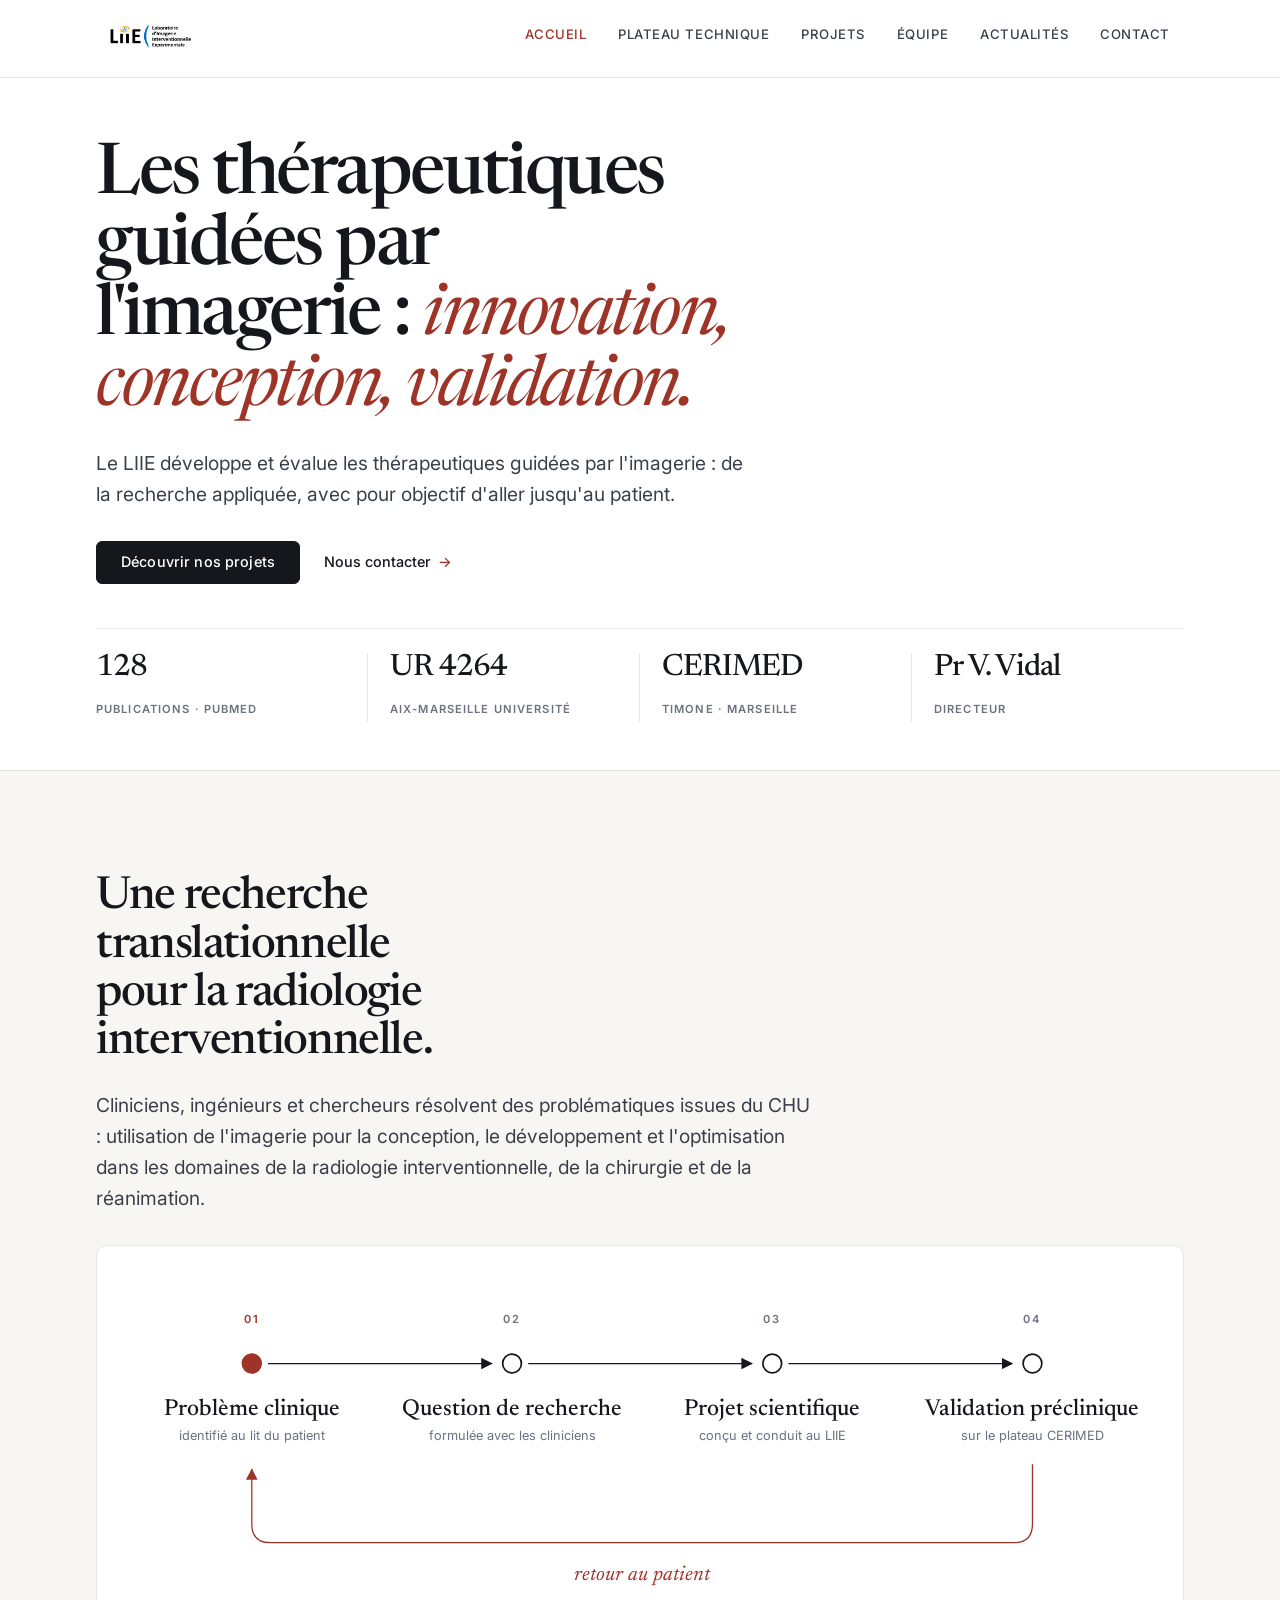
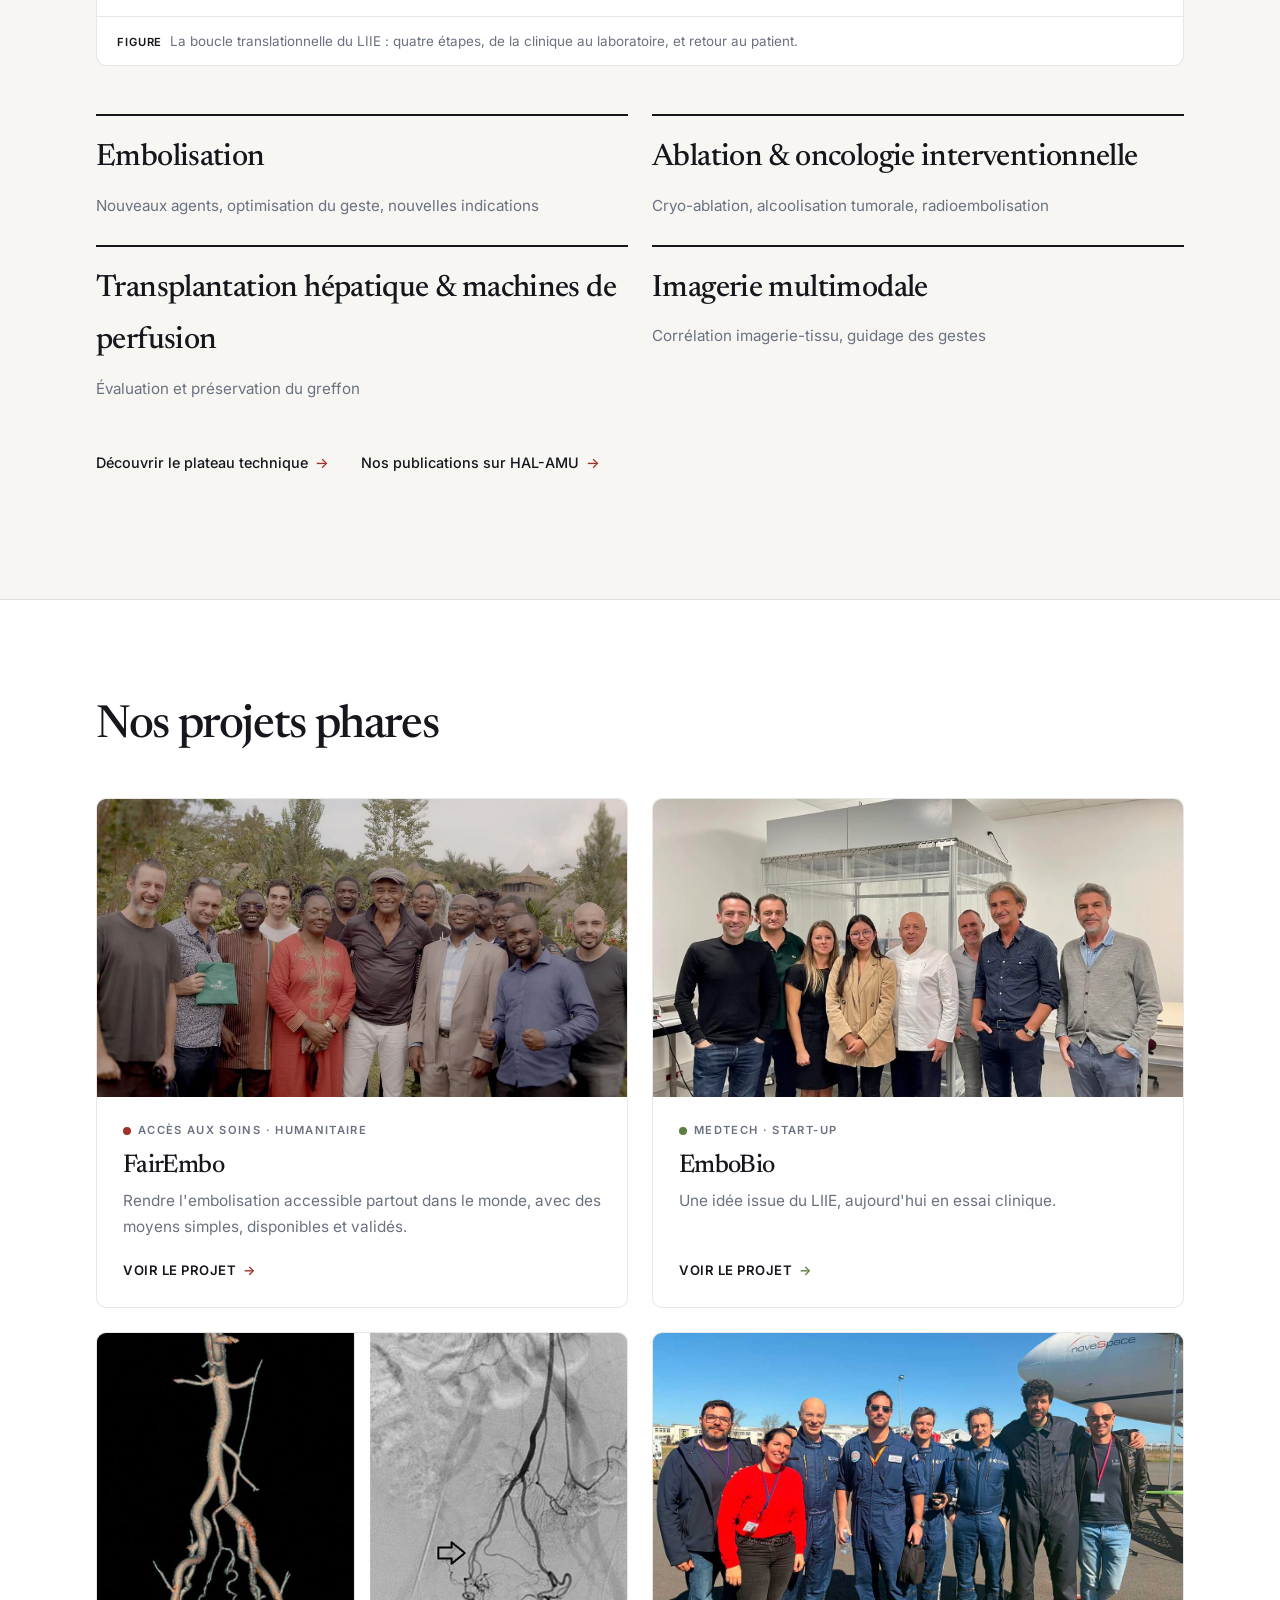
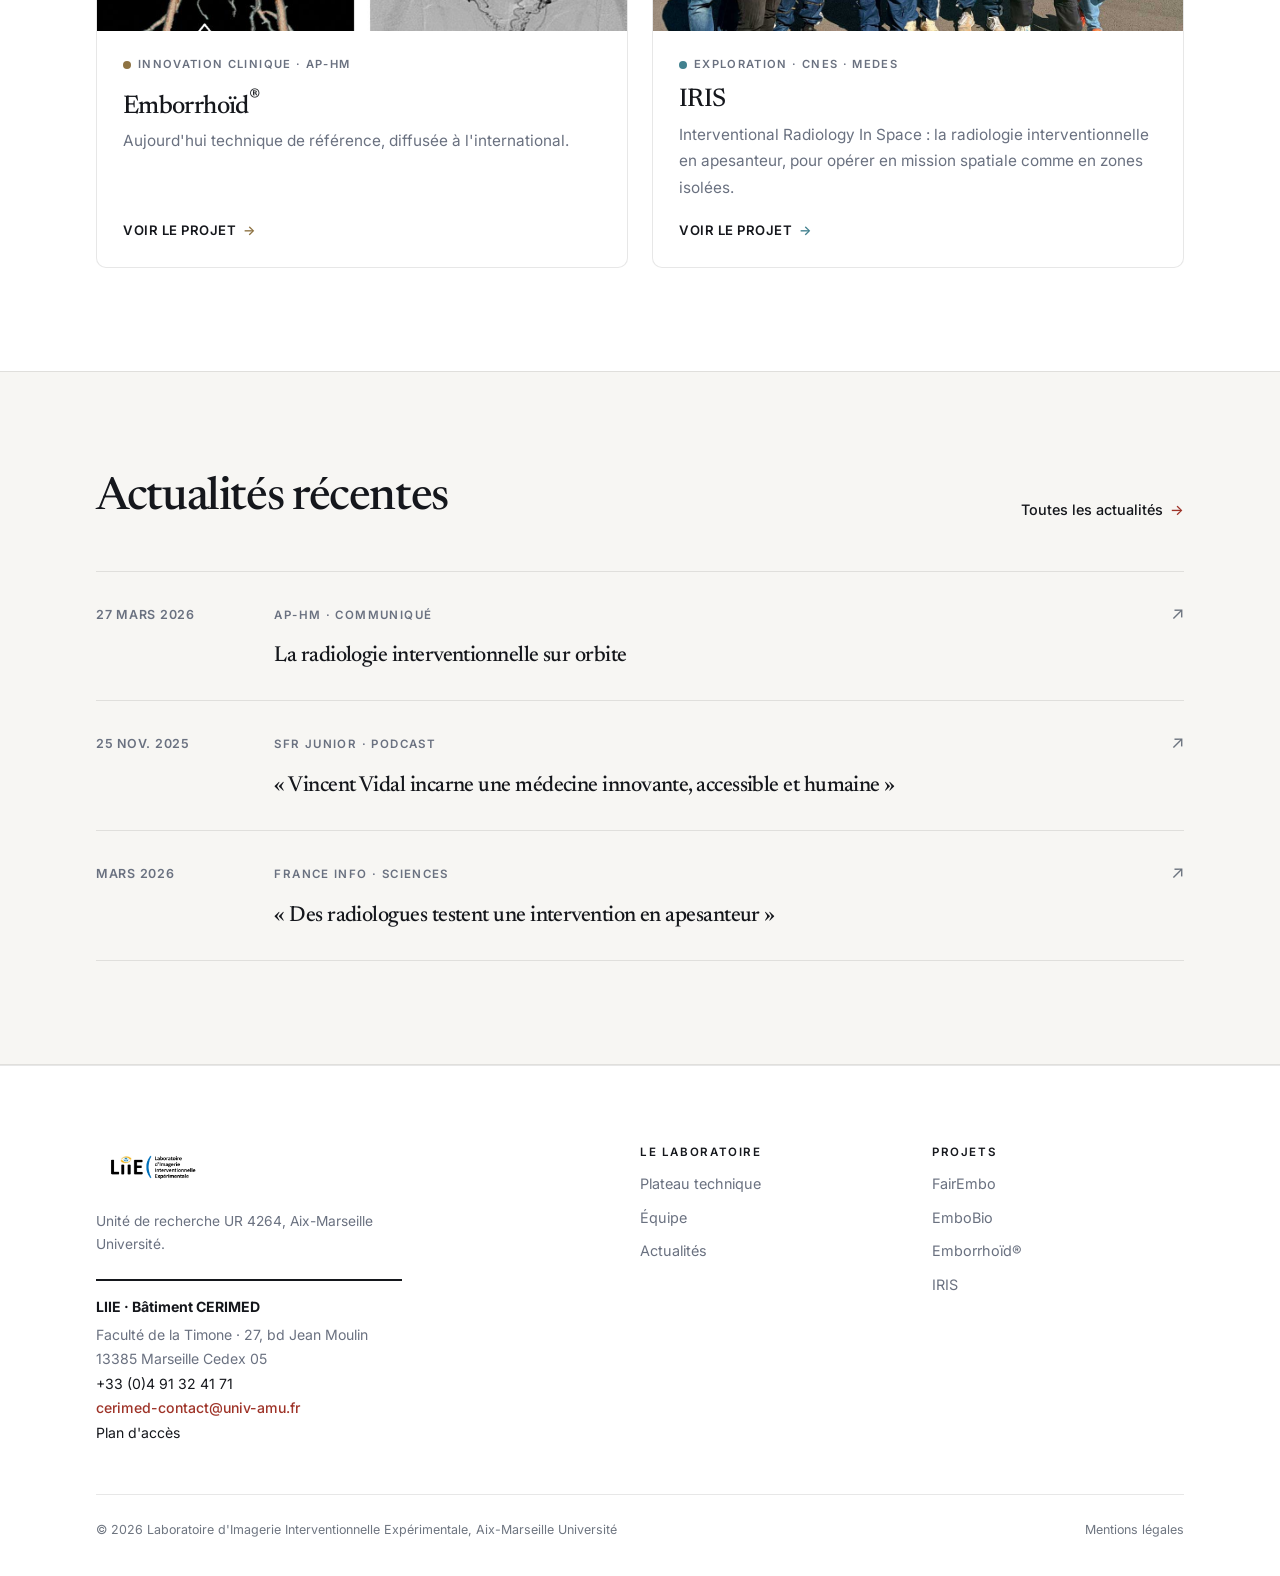
<file: index.html>
<!DOCTYPE html>
<html lang="fr">
<head>
<meta charset="UTF-8" />
<meta name="viewport" content="width=device-width, initial-scale=1.0" />
<title>LIIE — Laboratoire d'Imagerie Interventionnelle Expérimentale</title>
<meta name="description" content="Le LIIE est une unité de recherche d'Aix-Marseille Université (UR 4264) dédiée au développement et à l'évaluation de thérapeutiques guidées par l'imagerie, dont l'embolisation." />
<link rel="preconnect" href="https://fonts.googleapis.com">
<link rel="preconnect" href="https://fonts.gstatic.com" crossorigin>
<link href="https://fonts.googleapis.com/css2?family=Inter:wght@400;500;600&family=Newsreader:ital,opsz,wght@0,6..72,400;0,6..72,500;0,6..72,600;1,6..72,400;1,6..72,500&display=swap" rel="stylesheet">
<link rel="stylesheet" href="css/style.css" />
<link rel="icon" href="favicon-16.png" type="image/png" sizes="16x16">
<link rel="icon" href="favicon-32.png" type="image/png" sizes="32x32">
<link rel="icon" href="favicon-192.png" type="image/png" sizes="192x192">
<link rel="apple-touch-icon" href="apple-touch-icon.png">
<meta name="theme-color" content="#FFFFFF">
<meta property="og:type" content="website">
<meta property="og:site_name" content="LIIE — Laboratoire d'Imagerie Interventionnelle Expérimentale">
<meta property="og:title" content="LIIE — Laboratoire d'Imagerie Interventionnelle Expérimentale">
<meta property="og:description" content="Unité de recherche d'Aix-Marseille Université (UR 4264) dédiée aux thérapeutiques guidées par l'imagerie, dont l'embolisation.">
<meta property="og:locale" content="fr_FR">
<meta property="og:image" content="https://solald.github.io/site-liie/assets/images/logo-liie.png">
<link rel="canonical" href="https://solald.github.io/site-liie/">
<meta property="og:url" content="https://solald.github.io/site-liie/">
<meta name="referrer" content="strict-origin-when-cross-origin">
<script type="application/ld+json">
{
  "@context": "https://schema.org",
  "@type": "ResearchOrganization",
  "name": "LIIE — Laboratoire d'Imagerie Interventionnelle Expérimentale",
  "alternateName": "LIIE",
  "url": "https://solald.github.io/site-liie/",
  "logo": "https://solald.github.io/site-liie/assets/images/logo-liie.png",
  "description": "Unité de recherche d'Aix-Marseille Université (UR 4264) dédiée aux thérapeutiques guidées par l'imagerie, dont l'embolisation.",
  "parentOrganization": {
    "@type": "CollegeOrUniversity",
    "name": "Aix-Marseille Université"
  }
}
</script>
</head>
<body>

<a class="skip-link" href="#main">Aller au contenu principal</a>

<!-- HEADER -->
<header class="site-header">
  <nav class="nav" aria-label="Navigation principale">
    <a class="brand" href="index.html" aria-label="LIIE — Accueil">
      <img class="brand-logo" src="assets/images/logo-liie.png" alt="LIIE — Laboratoire d'Imagerie Interventionnelle Expérimentale" width="220" height="94">
    </a>
    <button class="nav-toggle" aria-label="Ouvrir le menu" aria-expanded="false">
      <svg viewBox="0 0 24 24" fill="none" stroke="currentColor" stroke-width="2" stroke-linecap="round">
        <line x1="3" y1="6" x2="21" y2="6"/><line x1="3" y1="12" x2="21" y2="12"/><line x1="3" y1="18" x2="21" y2="18"/>
      </svg>
    </button>
    <ul class="nav-links">
      <li><a href="index.html" class="active">Accueil</a></li>
      <li><a href="laboratoire.html">Plateau technique</a></li>
      <li><a href="projets.html">Projets</a></li>
      <li><a href="equipe.html">Équipe</a></li>
      <li><a href="actualites.html">Actualités</a></li>
      <li><a href="contact.html">Contact</a></li>
    </ul>
  </nav>
</header>

<main id="main">

<!-- HERO -->
<section class="hero">
  <div class="container">
    <h1>Les thérapeutiques guidées par l'imagerie : <em>innovation, conception, validation.</em></h1>
    <p class="lead">Le LIIE développe et évalue les thérapeutiques guidées par l'imagerie : de la recherche appliquée, avec pour objectif d'aller jusqu'au patient.</p>
    <div class="hero-actions">
      <a class="btn btn-primary" href="projets.html">Découvrir nos projets</a>
      <a class="arrow-link" href="contact.html">Nous contacter</a>
    </div>

    <div class="credentials">
      <div><b><a href="https://pubmed.ncbi.nlm.nih.gov/?term=%22Laboratoire+d%27Imagerie+Interventionnelle+Exp%C3%A9rimentale%22%5BAffiliation%5D+OR+%22Interventional+Imaging+Laboratory%22%5BAffiliation%5D" target="_blank" rel="noopener noreferrer">128</a></b><span>Publications · PubMed</span></div>
      <div><b>UR 4264</b><span>Aix-Marseille Université</span></div>
      <div><b>CERIMED</b><span>Timone · Marseille</span></div>
      <div><b>Pr V. Vidal</b><span>Directeur</span></div>
    </div>
  </div>
</section>

<!-- ÉDITORIAL -->
<section class="section section-alt editorial">
  <div class="container reveal">
    <h2>Une recherche translationnelle pour la radiologie interventionnelle.</h2>
    <p class="lead">Cliniciens, ingénieurs et chercheurs résolvent des problématiques issues du CHU : utilisation de l'imagerie pour la conception, le développement et l'optimisation dans les domaines de la radiologie interventionnelle, de la chirurgie et de la réanimation.</p>

    <figure class="figure-sci schema-loop">
        <svg viewBox="0 0 1240 400" role="img" aria-labelledby="schemaTitle schemaDesc">
          <title id="schemaTitle">Boucle translationnelle du LIIE</title>
          <desc id="schemaDesc">Quatre étapes en boucle : problème clinique identifié au lit du patient, question de recherche formulée avec les cliniciens, projet scientifique conduit au laboratoire, validation préclinique sur le plateau CERIMED, puis retour au patient.</desc>
          <defs>
            <marker id="sl-arrow" viewBox="0 0 10 10" refX="9" refY="5" markerWidth="9" markerHeight="9" orient="auto"><path d="M0 0 L10 5 L0 10 Z" style="fill:var(--ink)"/></marker>
            <marker id="sl-arrow-red" viewBox="0 0 10 10" refX="9" refY="5" markerWidth="9" markerHeight="9" orient="auto"><path d="M0 0 L10 5 L0 10 Z" style="fill:var(--red)"/></marker>
          </defs>
          <g text-anchor="middle" style="font-family:var(--sans);font-size:13px;font-weight:600;letter-spacing:.18em;fill:var(--mute)">
            <text x="165" y="64" style="fill:var(--red)">01</text><text x="470" y="64">02</text><text x="775" y="64">03</text><text x="1080" y="64">04</text>
          </g>
          <g style="stroke:var(--ink);stroke-width:1.5;fill:none">
            <line x1="184" y1="112" x2="446" y2="112" marker-end="url(#sl-arrow)"/>
            <line x1="489" y1="112" x2="751" y2="112" marker-end="url(#sl-arrow)"/>
            <line x1="794" y1="112" x2="1056" y2="112" marker-end="url(#sl-arrow)"/>
          </g>
          <g style="fill:var(--paper);stroke:var(--ink);stroke-width:2">
            <circle cx="165" cy="112" r="11" style="fill:var(--red);stroke:var(--red)"/>
            <circle cx="470" cy="112" r="11"/><circle cx="775" cy="112" r="11"/><circle cx="1080" cy="112" r="11"/>
          </g>
          <g text-anchor="middle" style="font-family:var(--serif);font-size:27px;font-weight:500;fill:var(--ink)">
            <text x="165" y="172">Problème clinique</text>
            <text x="470" y="172">Question de recherche</text>
            <text x="775" y="172">Projet scientifique</text>
            <text x="1080" y="172">Validation préclinique</text>
          </g>
          <g text-anchor="middle" style="font-family:var(--sans);font-size:15px;fill:var(--mute)">
            <text x="165" y="202">identifié au lit du patient</text>
            <text x="470" y="202">formulée avec les cliniciens</text>
            <text x="775" y="202">conçu et conduit au LIIE</text>
            <text x="1080" y="202">sur le plateau CERIMED</text>
          </g>
          <path d="M1080 230 V300 Q1080 322 1058 322 H187 Q165 322 165 300 V236" style="fill:none;stroke:var(--red);stroke-width:1.5" marker-end="url(#sl-arrow-red)"/>
          <text x="622" y="366" text-anchor="middle" style="font-family:var(--serif);font-style:italic;font-size:24px;fill:var(--red)">retour au patient</text>
        </svg>
        <figcaption><span class="fig-num">Figure</span>La boucle translationnelle du LIIE : quatre étapes, de la clinique au laboratoire, et retour au patient.</figcaption>
      </figure>

    <div class="facts">
      <div class="fact"><b>Embolisation</b><span>Nouveaux agents, optimisation du geste, nouvelles indications</span></div>
      <div class="fact"><b>Ablation &amp; oncologie interventionnelle</b><span>Cryo-ablation, alcoolisation tumorale, radioembolisation</span></div>
      <div class="fact"><b>Transplantation hépatique &amp; machines de perfusion</b><span>Évaluation et préservation du greffon</span></div>
      <div class="fact"><b>Imagerie multimodale</b><span>Corrélation imagerie-tissu, guidage des gestes</span></div>
    </div>
    <p style="margin-top:var(--sp-7);display:flex;gap:var(--sp-6);flex-wrap:wrap;"><a class="arrow-link" href="laboratoire.html">Découvrir le plateau technique</a><a class="arrow-link" href="https://amu.hal.science/" target="_blank" rel="noopener noreferrer">Nos publications sur HAL-AMU</a></p>
  </div>
</section>

<!-- PROJETS PHARES -->
<section class="section">
  <div class="container">
    <div class="section-head reveal">
      <h2>Nos projets phares</h2>
    </div>
    <div class="projects reveal">
      <a class="project-card tag-fairembo" href="projets/fairembo.html">
        <div class="thumb"><img src="assets/images/fairembo-noah-team.jpeg" alt="Mission FairEmbo — équipe médicale sur le terrain." loading="lazy" decoding="async"></div>
        <div class="body">
          <span class="project-tag">Accès aux soins · Humanitaire</span>
          <h3>FairEmbo</h3>
          <p>Rendre l'embolisation accessible partout dans le monde, avec des moyens simples, disponibles et validés.</p>
          <span class="more">Voir le projet</span>
        </div>
      </a>
      <a class="project-card tag-embobio" href="projets/embobio.html">
        <div class="thumb"><img src="assets/images/projet-embobio.jpg" alt="EmboBio — dispositif d'embolisation à base d'agar-agar." loading="lazy" decoding="async"></div>
        <div class="body">
          <span class="project-tag">MedTech · Start-up</span>
          <h3>EmboBio</h3>
          <p>Une idée issue du LIIE, aujourd'hui en essai clinique.</p>
          <span class="more">Voir le projet</span>
        </div>
      </a>
      <a class="project-card tag-emborrhoid" href="projets/emborrhoid.html">
        <div class="thumb"><img src="assets/images/projet-emborrhoid.jpg" alt="Emborrhoïd® — embolisation des artères rectales supérieures." loading="lazy" decoding="async"></div>
        <div class="body">
          <span class="project-tag">Innovation clinique · AP-HM</span>
          <h3>Emborrhoïd<sup>®</sup></h3>
          <p>Aujourd'hui technique de référence, diffusée à l'international.</p>
          <span class="more">Voir le projet</span>
        </div>
      </a>
      <a class="project-card tag-iris" href="projets/iris.html">
        <div class="thumb"><img src="assets/images/projet-iris.jpg" alt="IRIS — radiologie interventionnelle en apesanteur, vol parabolique Zéro-G." loading="lazy" decoding="async"></div>
        <div class="body">
          <span class="project-tag">Exploration · CNES · MEDES</span>
          <h3>IRIS</h3>
          <p>Interventional Radiology In Space : la radiologie interventionnelle en apesanteur, pour opérer en mission spatiale comme en zones isolées.</p>
          <span class="more">Voir le projet</span>
        </div>
      </a>
    </div>
  </div>
</section>

<!-- ACTUALITÉS -->
<section class="section section-alt">
  <div class="container">
    <div class="section-head reveal">
      <h2>Actualités récentes</h2>
      <a class="arrow-link" href="actualites.html">Toutes les actualités</a>
    </div>
    <div class="news reveal">
      <article class="news-item">
        <div class="news-date">27 mars 2026</div>
        <div class="news-main">
          <p class="kicker">AP-HM · Communiqué</p>
          <h3><a href="https://fr.ap-hm.fr/actuellement/la-radiologie-interventionnelle-sur-orbite" target="_blank" rel="noopener noreferrer">La radiologie interventionnelle sur orbite</a></h3>
        </div>
        <div class="news-arrow" aria-hidden="true">↗</div>
      </article>
      <article class="news-item">
        <div class="news-date">25 nov. 2025</div>
        <div class="news-main">
          <p class="kicker">SFR Junior · Podcast</p>
          <h3><a href="https://www.podcastics.com/podcast/episode/pr-vincent-vidal-incarne-une-medecine-innovante-accessible-et-humaine-391923/" target="_blank" rel="noopener noreferrer">« Vincent Vidal incarne une médecine innovante, accessible et humaine »</a></h3>
        </div>
        <div class="news-arrow" aria-hidden="true">↗</div>
      </article>
      <article class="news-item">
        <div class="news-date">Mars 2026</div>
        <div class="news-main">
          <p class="kicker">France Info · Sciences</p>
          <h3><a href="https://www.franceinfo.fr/sciences/espace/en-vue-d-operer-dans-l-espace-des-radiologues-testent-une-intervention-en-apesanteur_7875581.html" target="_blank" rel="noopener noreferrer">« Des radiologues testent une intervention en apesanteur »</a></h3>
        </div>
        <div class="news-arrow" aria-hidden="true">↗</div>
      </article>
    </div>
  </div>
</section>

</main>

<!-- FOOTER -->
<footer class="site-footer">
  <div class="container">
    <div class="footer-grid">
      <div>
        <img class="footer-logo" src="assets/images/logo-liie.png" alt="LIIE" width="220" height="94">
        <p>Unité de recherche UR 4264, Aix-Marseille Université.</p>
        <address class="footer-contact">
          <strong>LIIE · Bâtiment CERIMED</strong>
          Faculté de la Timone · 27, bd Jean Moulin<br>13385 Marseille Cedex 05<br>
          <a href="tel:+33491324171">+33 (0)4 91 32 41 71</a><br>
          <a class="em" href="mailto:cerimed-contact@univ-amu.fr">cerimed-contact@univ-amu.fr</a><br>
          <a href="https://www.google.com/maps/search/?api=1&amp;query=Facult%C3%A9+de+M%C3%A9decine+de+la+Timone%2C+27+boulevard+Jean+Moulin%2C+13385+Marseille" target="_blank" rel="noopener noreferrer">Plan d'accès</a>
        </address>
      </div>
      <div>
        <h4>Le laboratoire</h4>
        <ul>
          <li><a href="laboratoire.html">Plateau technique</a></li>
          <li><a href="equipe.html">Équipe</a></li>
          <li><a href="actualites.html">Actualités</a></li>
        </ul>
      </div>
      <div>
        <h4>Projets</h4>
        <ul>
          <li><a href="projets/fairembo.html">FairEmbo</a></li>
          <li><a href="projets/embobio.html">EmboBio</a></li>
          <li><a href="projets/emborrhoid.html">Emborrhoïd®</a></li>
          <li><a href="projets/iris.html">IRIS</a></li>
        </ul>
      </div>
    </div>
    <div class="footer-bottom">
      <span>© 2026 Laboratoire d'Imagerie Interventionnelle Expérimentale, Aix-Marseille Université</span>
      <span><a href="mentions-legales.html">Mentions légales</a></span>
    </div>
  </div>
</footer>

<script src="js/main.js"></script>
</body>
</html>
</file>
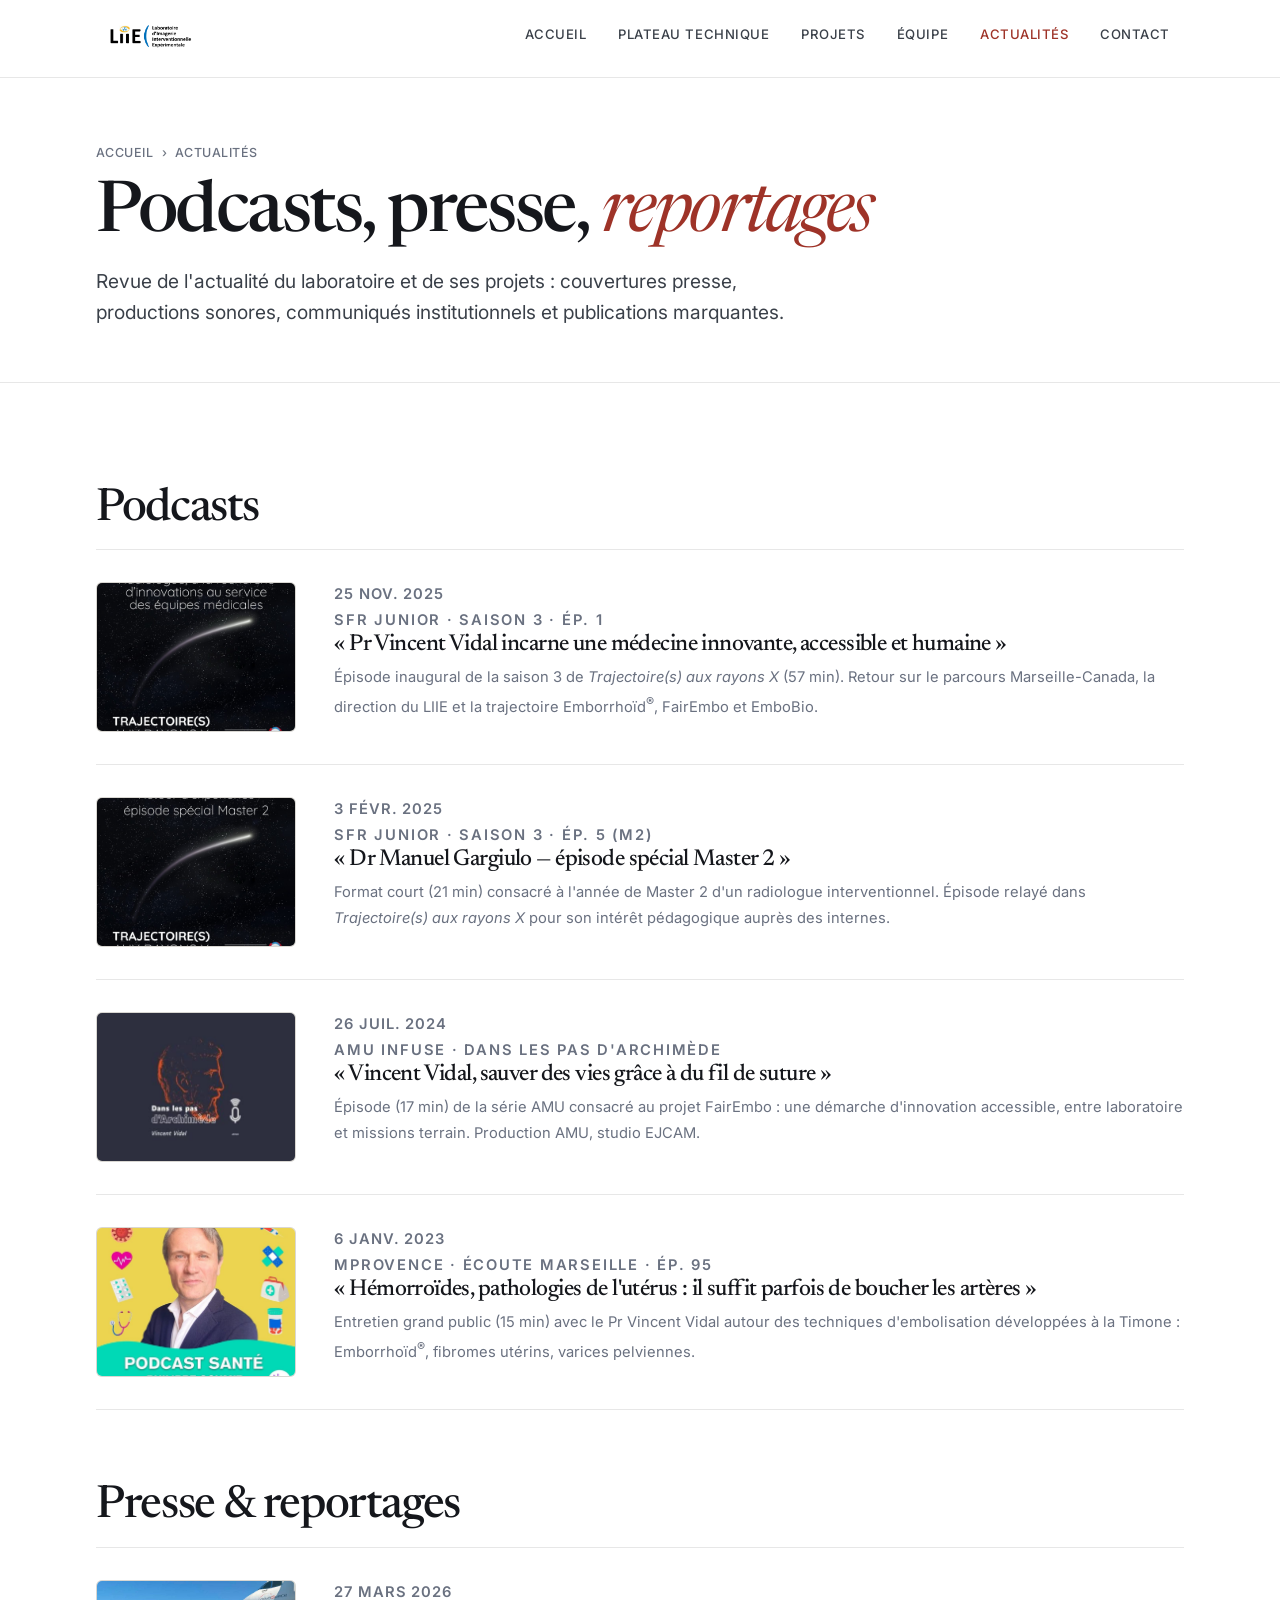
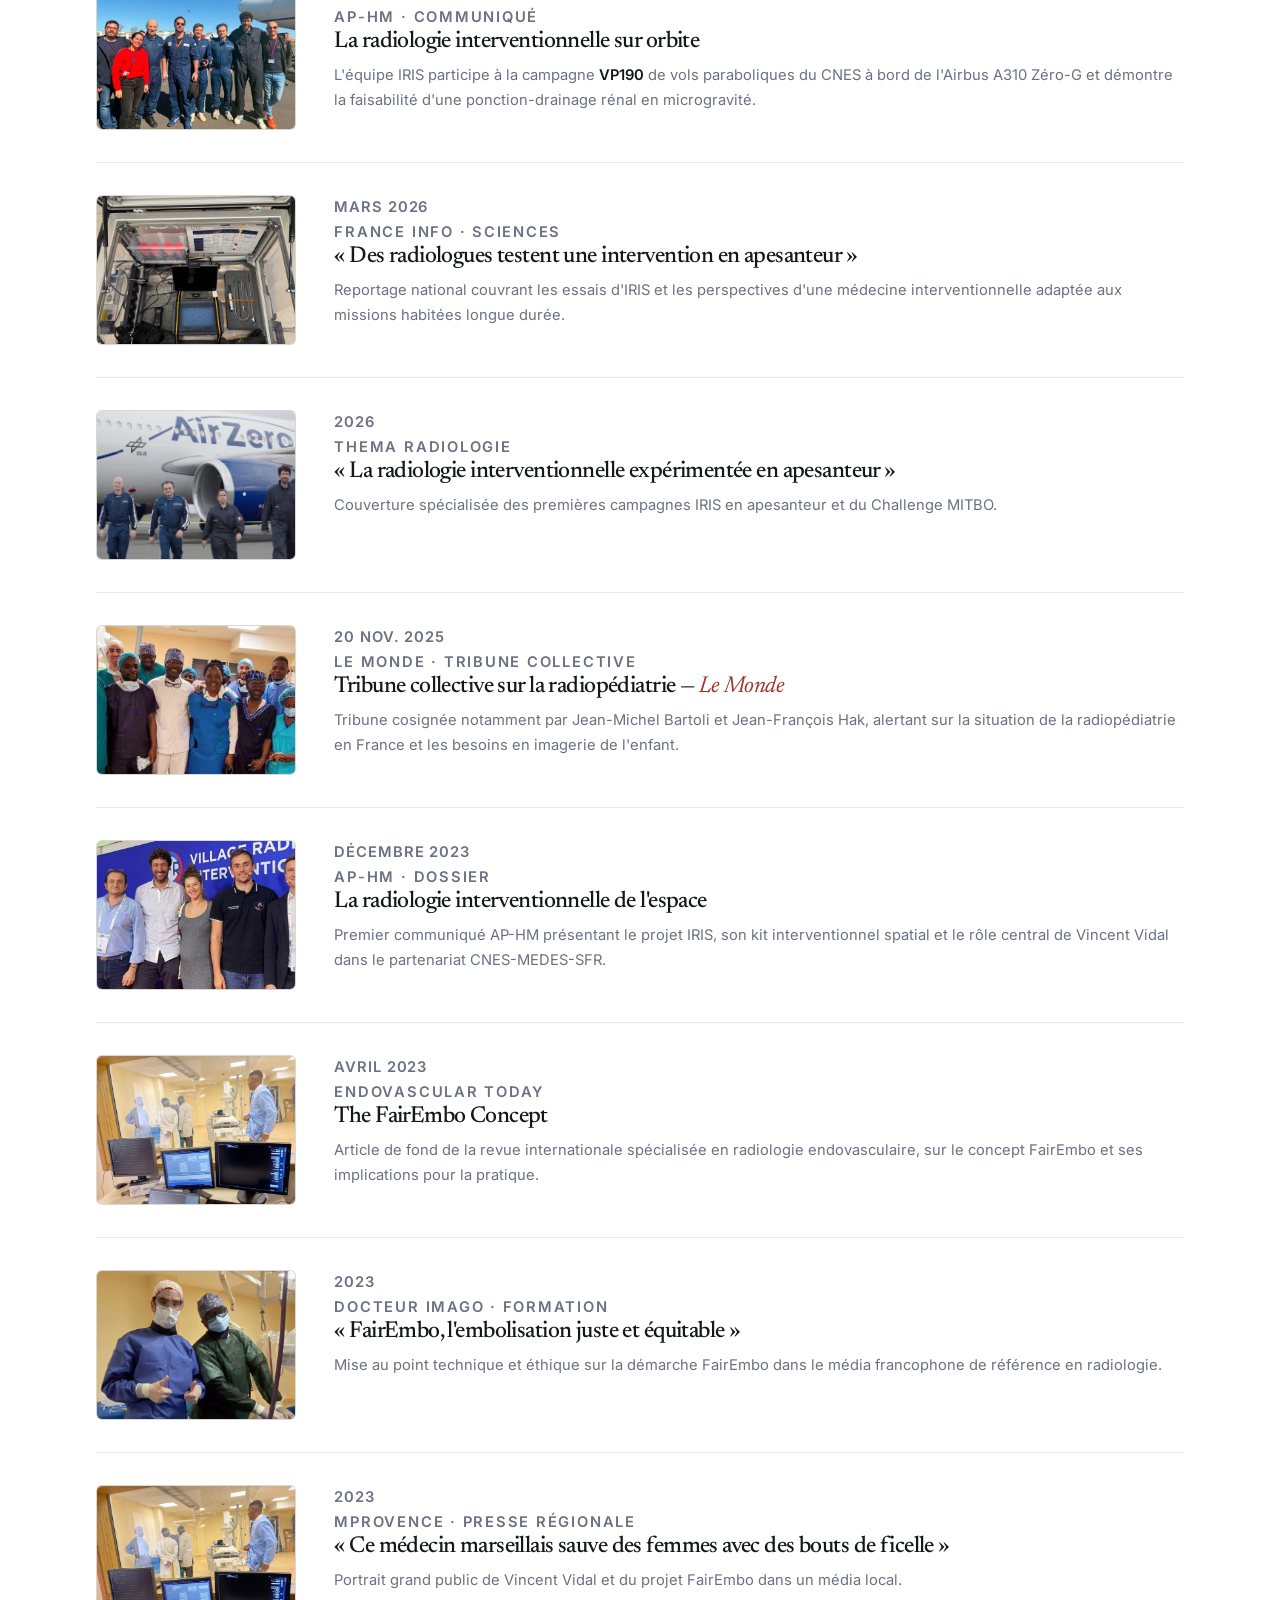
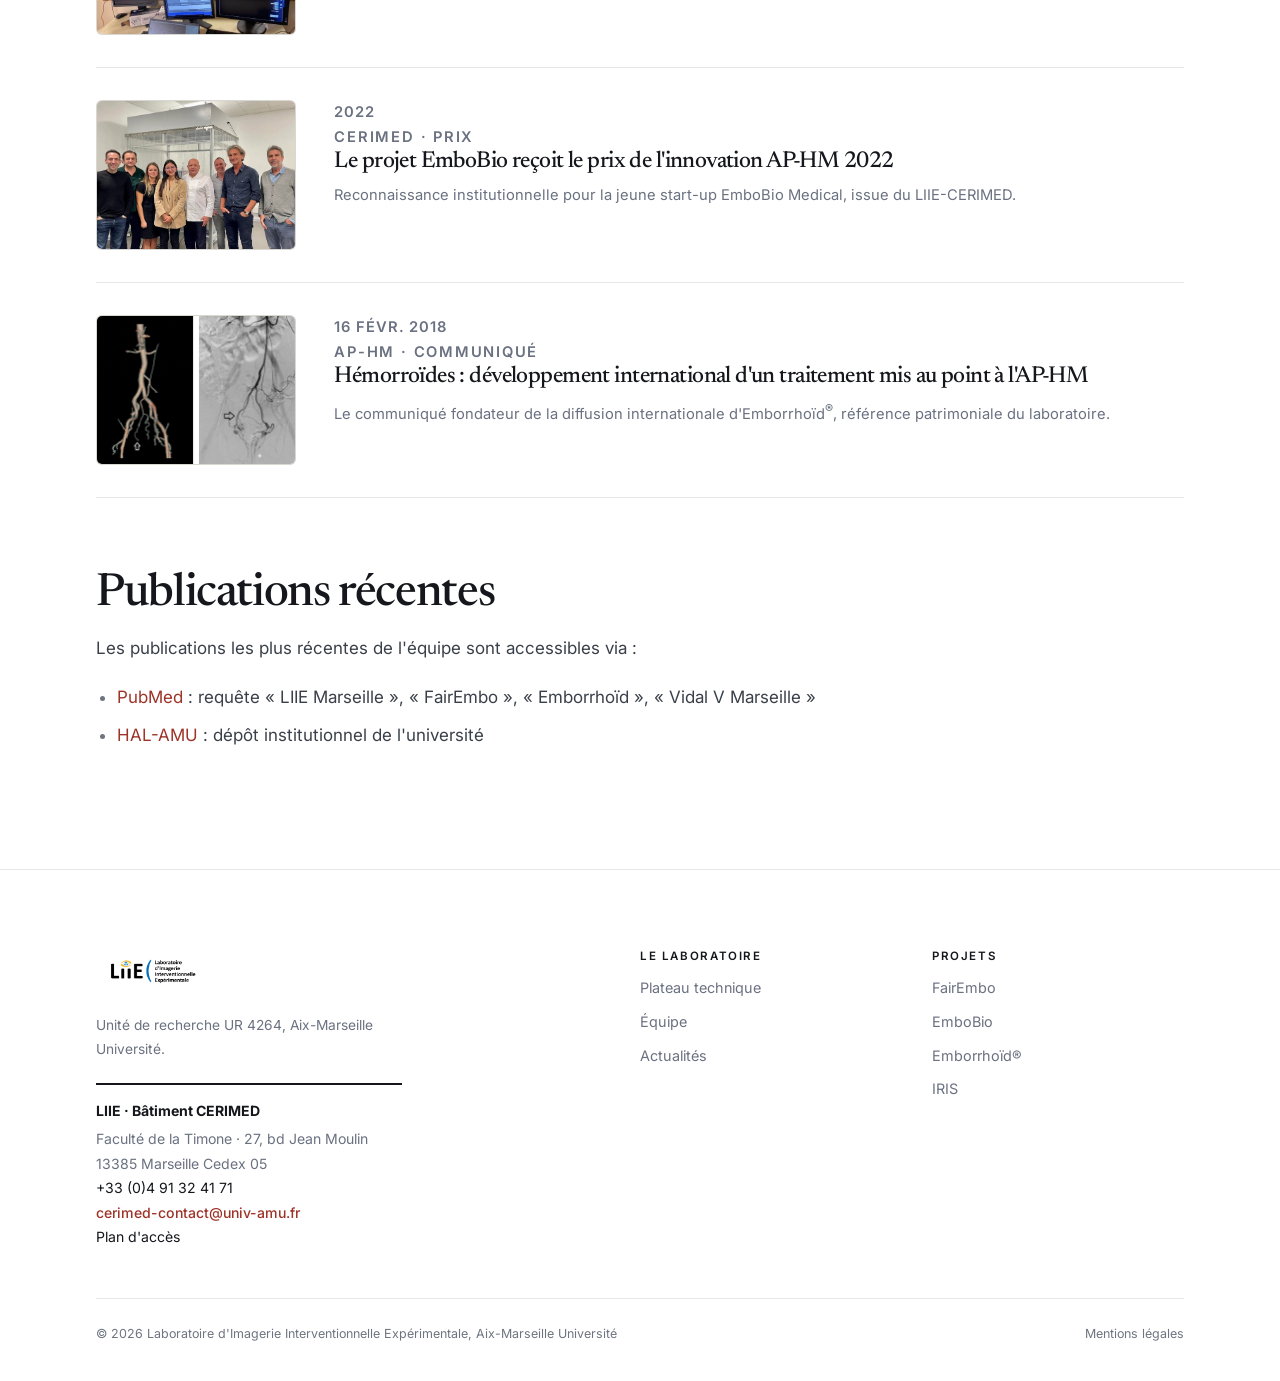
<file: actualites.html>
<!DOCTYPE html>
<html lang="fr">
<head>
<meta charset="UTF-8" />
<meta name="viewport" content="width=device-width, initial-scale=1.0" />
<title>Actualités — LIIE</title>
<meta name="description" content="Podcasts, presse, reportages et communiqués marquants autour du LIIE et de ses projets phares." />
<link rel="preconnect" href="https://fonts.googleapis.com">
<link rel="preconnect" href="https://fonts.gstatic.com" crossorigin>
<link href="https://fonts.googleapis.com/css2?family=Inter:wght@400;500;600&family=Newsreader:ital,opsz,wght@0,6..72,400;0,6..72,500;0,6..72,600;1,6..72,400;1,6..72,500&display=swap" rel="stylesheet">
<link rel="stylesheet" href="css/style.css" />
<link rel="icon" href="favicon-16.png" type="image/png" sizes="16x16">
<link rel="icon" href="favicon-32.png" type="image/png" sizes="32x32">
<link rel="icon" href="favicon-192.png" type="image/png" sizes="192x192">
<link rel="apple-touch-icon" href="apple-touch-icon.png">
<meta name="theme-color" content="#FFFFFF">
<meta property="og:type" content="website">
<meta property="og:title" content="Actualités — LIIE">
<meta property="og:description" content="Podcasts, presse, reportages et communiqués marquants autour du LIIE et de ses projets phares.">
<meta property="og:locale" content="fr_FR">
<meta property="og:image" content="https://solald.github.io/site-liie/assets/images/logo-liie.png">
<link rel="canonical" href="https://solald.github.io/site-liie/actualites.html">
<meta property="og:url" content="https://solald.github.io/site-liie/actualites.html">
<meta name="referrer" content="strict-origin-when-cross-origin">
</head>
<body>

<a class="skip-link" href="#main">Aller au contenu principal</a>

<!-- HEADER -->
<header class="site-header">
  <nav class="nav" aria-label="Navigation principale">
    <a class="brand" href="index.html" aria-label="LIIE — Accueil">
      <img class="brand-logo" src="assets/images/logo-liie.png" alt="LIIE — Laboratoire d'Imagerie Interventionnelle Expérimentale" width="220" height="94">
    </a>
    <button class="nav-toggle" aria-label="Ouvrir le menu" aria-expanded="false">
      <svg viewBox="0 0 24 24" fill="none" stroke="currentColor" stroke-width="2" stroke-linecap="round">
        <line x1="3" y1="6" x2="21" y2="6"/><line x1="3" y1="12" x2="21" y2="12"/><line x1="3" y1="18" x2="21" y2="18"/>
      </svg>
    </button>
    <ul class="nav-links">
      <li><a href="index.html">Accueil</a></li>
      <li><a href="laboratoire.html">Plateau technique</a></li>
      <li><a href="projets.html">Projets</a></li>
      <li><a href="equipe.html">Équipe</a></li>
      <li><a href="actualites.html" class="active">Actualités</a></li>
      <li><a href="contact.html">Contact</a></li>
    </ul>
  </nav>
</header>

<main id="main">
<section class="page-header">
  <div class="container">
    <nav class="breadcrumb" aria-label="Fil d'Ariane"><a href="index.html">Accueil</a><span>›</span>Actualités</nav>
    <h1>Podcasts, presse, <em>reportages</em></h1>
    <p class="lead">Revue de l'actualité du laboratoire et de ses projets : couvertures presse, productions sonores, communiqués institutionnels et publications marquantes.</p>
  </div>
</section>

<section class="section">
  <div class="container">

    <h2>Podcasts</h2>
    <div class="news-feed">

      <article class="news-feed-item">
        <div class="news-feed-thumb"><img src="assets/images/news-sfr-vidal.jpg" alt="Podcast « Trajectoire(s) aux rayons X » — épisode Pr Vincent Vidal."></div>
        <div class="news-feed-body">
          <p class="news-feed-date">25 nov. 2025</p>
          <p class="news-feed-kicker">SFR Junior · Saison 3 · Ép. 1</p>
          <h3><a href="https://www.podcastics.com/podcast/episode/pr-vincent-vidal-incarne-une-medecine-innovante-accessible-et-humaine-391923/" target="_blank" rel="noopener noreferrer">« Pr Vincent Vidal incarne une médecine innovante, accessible et humaine »</a></h3>
          <p>Épisode inaugural de la saison 3 de <em>Trajectoire(s) aux rayons X</em> (57 min). Retour sur le parcours Marseille-Canada, la direction du LIIE et la trajectoire Emborrhoïd<sup>®</sup>, FairEmbo et EmboBio.</p>
        </div>
      </article>

      <article class="news-feed-item">
        <div class="news-feed-thumb"><img src="assets/images/news-sfr-gargiulo.jpg" alt="Podcast « Trajectoire(s) aux rayons X » — épisode Dr Manuel Gargiulo."></div>
        <div class="news-feed-body">
          <p class="news-feed-date">3 févr. 2025</p>
          <p class="news-feed-kicker">SFR Junior · Saison 3 · Ép. 5 (M2)</p>
          <h3><a href="https://www.podcastics.com/podcast/episode/dr-manuel-gargiulo-episode-special-master-2-392643/" target="_blank" rel="noopener noreferrer">« Dr Manuel Gargiulo — épisode spécial Master 2 »</a></h3>
          <p>Format court (21 min) consacré à l'année de Master 2 d'un radiologue interventionnel. Épisode relayé dans <em>Trajectoire(s) aux rayons X</em> pour son intérêt pédagogique auprès des internes.</p>
        </div>
      </article>

      <article class="news-feed-item">
        <div class="news-feed-thumb"><img src="assets/images/news-archimede-vidal.jpg" alt="Podcast « Dans les pas d'Archimède » — épisode Vincent Vidal."></div>
        <div class="news-feed-body">
          <p class="news-feed-date">26 juil. 2024</p>
          <p class="news-feed-kicker">AMU Infuse · Dans les pas d'Archimède</p>
          <h3><a href="https://infuse.univ-amu.fr/fr/decouvertes/darchimede-vincent-vidal" target="_blank" rel="noopener noreferrer">« Vincent Vidal, sauver des vies grâce à du fil de suture »</a></h3>
          <p>Épisode (17 min) de la série AMU consacré au projet FairEmbo : une démarche d'innovation accessible, entre laboratoire et missions terrain. Production AMU, studio EJCAM.</p>
        </div>
      </article>

      <article class="news-feed-item">
        <div class="news-feed-thumb"><img src="assets/images/news-mprovence-voix.jpg" alt="Podcast « La Voix de MProvence » — épisode sur les embolisations avec le Pr Vincent Vidal."></div>
        <div class="news-feed-body">
          <p class="news-feed-date">6 janv. 2023</p>
          <p class="news-feed-kicker">MProvence · Écoute Marseille · Ép. 95</p>
          <h3><a href="https://www.podcastics.com/podcast/episode/hemorroides-pathologies-de-luterus-il-suffit-parfois-de-boucher-les-arteres-218036/" target="_blank" rel="noopener noreferrer">« Hémorroïdes, pathologies de l'utérus : il suffit parfois de boucher les artères »</a></h3>
          <p>Entretien grand public (15 min) avec le Pr Vincent Vidal autour des techniques d'embolisation développées à la Timone : Emborrhoïd<sup>®</sup>, fibromes utérins, varices pelviennes.</p>
        </div>
      </article>

    </div>

    <h2 style="margin-top: var(--sp-8);">Presse &amp; reportages</h2>
    <div class="news-feed">

      <article class="news-feed-item">
        <div class="news-feed-thumb"><img src="assets/images/news-iris-orbite.jpg" alt="Équipe IRIS en vol parabolique A310 Zéro-G."></div>
        <div class="news-feed-body">
          <p class="news-feed-date">27 mars 2026</p>
          <p class="news-feed-kicker">AP-HM · Communiqué</p>
          <h3><a href="https://fr.ap-hm.fr/actuellement/la-radiologie-interventionnelle-sur-orbite" target="_blank" rel="noopener noreferrer">La radiologie interventionnelle sur orbite</a></h3>
          <p>L'équipe IRIS participe à la campagne <strong>VP190</strong> de vols paraboliques du CNES à bord de l'Airbus A310 Zéro-G et démontre la faisabilité d'une ponction-drainage rénal en microgravité.</p>
        </div>
      </article>

      <article class="news-feed-item">
        <div class="news-feed-thumb"><img src="assets/images/news-iris-parabolique.jpg" alt="IRIS — intervention testée en apesanteur lors d'un vol parabolique Zéro-G."></div>
        <div class="news-feed-body">
          <p class="news-feed-date">Mars 2026</p>
          <p class="news-feed-kicker">France Info · Sciences</p>
          <h3><a href="https://www.franceinfo.fr/sciences/espace/en-vue-d-operer-dans-l-espace-des-radiologues-testent-une-intervention-en-apesanteur_7875581.html" target="_blank" rel="noopener noreferrer">« Des radiologues testent une intervention en apesanteur »</a></h3>
          <p>Reportage national couvrant les essais d'IRIS et les perspectives d'une médecine interventionnelle adaptée aux missions habitées longue durée.</p>
        </div>
      </article>

      <article class="news-feed-item">
        <div class="news-feed-thumb"><img src="assets/images/news-thema-iris.jpg" alt="Thema Radiologie — dossier IRIS sur la radiologie interventionnelle en apesanteur."></div>
        <div class="news-feed-body">
          <p class="news-feed-date">2026</p>
          <p class="news-feed-kicker">Thema Radiologie</p>
          <h3><a href="https://www.thema-radiologie.fr/actualites/4407/la-radiologie-interventionnelle-experimentee-en-apesenteur.html" target="_blank" rel="noopener noreferrer">« La radiologie interventionnelle expérimentée en apesanteur »</a></h3>
          <p>Couverture spécialisée des premières campagnes IRIS en apesanteur et du Challenge MITBO.</p>
        </div>
      </article>

      <article class="news-feed-item">
        <div class="news-feed-thumb"><img src="assets/images/news-mprovence-vidal.jpg" alt="Portrait du Pr Vincent Vidal et de son équipe — illustration générique presse."></div>
        <div class="news-feed-body">
          <p class="news-feed-date">20 nov. 2025</p>
          <p class="news-feed-kicker">Le Monde · Tribune collective</p>
          <h3><a href="https://sfip-radiopediatrie.org/2025/11/20/tribune-collective-signataires/" target="_blank" rel="noopener noreferrer">Tribune collective sur la radiopédiatrie — <em>Le Monde</em></a></h3>
          <p>Tribune cosignée notamment par Jean-Michel Bartoli et Jean-François Hak, alertant sur la situation de la radiopédiatrie en France et les besoins en imagerie de l'enfant.</p>
        </div>
      </article>

      <article class="news-feed-item">
        <div class="news-feed-thumb"><img src="assets/images/news-aphm-iris-2023.jpg" alt="AP-HM — dossier sur la radiologie interventionnelle de l'espace (projet IRIS)."></div>
        <div class="news-feed-body">
          <p class="news-feed-date">Décembre 2023</p>
          <p class="news-feed-kicker">AP-HM · Dossier</p>
          <h3><a href="https://fr.ap-hm.fr/actu/la-radiologie-interventionnelle-de-l-espace" target="_blank" rel="noopener noreferrer">La radiologie interventionnelle de l'espace</a></h3>
          <p>Premier communiqué AP-HM présentant le projet IRIS, son kit interventionnel spatial et le rôle central de Vincent Vidal dans le partenariat CNES-MEDES-SFR.</p>
        </div>
      </article>

      <article class="news-feed-item">
        <div class="news-feed-thumb"><img src="assets/images/news-fairembo-evtoday.jpg" alt="Équipe FairEmbo en mission — illustration programme FairEmbo (source : fairembo.fr)."></div>
        <div class="news-feed-body">
          <p class="news-feed-date">Avril 2023</p>
          <p class="news-feed-kicker">Endovascular Today</p>
          <h3><a href="https://evtoday.com/articles/2023-apr/the-fairembo-concept" target="_blank" rel="noopener noreferrer">The FairEmbo Concept</a></h3>
          <p>Article de fond de la revue internationale spécialisée en radiologie endovasculaire, sur le concept FairEmbo et ses implications pour la pratique.</p>
        </div>
      </article>

      <article class="news-feed-item">
        <div class="news-feed-thumb"><img src="assets/images/news-fairembo-docteurimago.jpg" alt="Illustration programme FairEmbo — embolisation équitable (source : fairembo.fr)."></div>
        <div class="news-feed-body">
          <p class="news-feed-date">2023</p>
          <p class="news-feed-kicker">Docteur Imago · Formation</p>
          <h3><a href="https://docteurimago.fr/formation/mise-au-point/fairembo-lembolisation-juste-et-equitable/" target="_blank" rel="noopener noreferrer">« FairEmbo, l'embolisation juste et équitable »</a></h3>
          <p>Mise au point technique et éthique sur la démarche FairEmbo dans le média francophone de référence en radiologie.</p>
        </div>
      </article>

      <article class="news-feed-item">
        <div class="news-feed-thumb"><img src="assets/images/news-fairembo-mission.jpg" alt="Mission terrain FairEmbo — formation sur place (source : fairembo.fr)."></div>
        <div class="news-feed-body">
          <p class="news-feed-date">2023</p>
          <p class="news-feed-kicker">MProvence · Presse régionale</p>
          <h3><a href="https://mprovence.com/ce-medecin-marseillais-sauve-des-femmes-avec-des-bouts-de-ficelle/" target="_blank" rel="noopener noreferrer">« Ce médecin marseillais sauve des femmes avec des bouts de ficelle »</a></h3>
          <p>Portrait grand public de Vincent Vidal et du projet FairEmbo dans un média local.</p>
        </div>
      </article>

      <article class="news-feed-item">
        <div class="news-feed-thumb"><img src="assets/images/projet-embobio.jpg" alt="EmboBio Medical — dispositif d'embolisation à base d'agar-agar."></div>
        <div class="news-feed-body">
          <p class="news-feed-date">2022</p>
          <p class="news-feed-kicker">CERIMED · Prix</p>
          <h3><a href="https://www.cerimed-web.eu/le-projet-embobio-developpe-au-cerimed-recu-le-prix-de-linnovation-ap-hm-2022/?lang=en" target="_blank" rel="noopener noreferrer">Le projet EmboBio reçoit le prix de l'innovation AP-HM 2022</a></h3>
          <p>Reconnaissance institutionnelle pour la jeune start-up EmboBio Medical, issue du LIIE-CERIMED.</p>
        </div>
      </article>

      <article class="news-feed-item">
        <div class="news-feed-thumb"><img src="assets/images/projet-emborrhoid.jpg" alt="Angiographie Emborrhoïd® — cathétérisme des artères rectales supérieures (Tradi et al., 2022)."></div>
        <div class="news-feed-body">
          <p class="news-feed-date">16 févr. 2018</p>
          <p class="news-feed-kicker">AP-HM · Communiqué</p>
          <h3><a href="https://fr.ap-hm.fr/actu/hemorroides-developpement-international-d-un-traitement-mis-au-point-a-l-ap-hm" target="_blank" rel="noopener noreferrer">Hémorroïdes : développement international d'un traitement mis au point à l'AP-HM</a></h3>
          <p>Le communiqué fondateur de la diffusion internationale d'Emborrhoïd<sup>®</sup>, référence patrimoniale du laboratoire.</p>
        </div>
      </article>

    </div>

    <h2 style="margin-top: var(--sp-8);">Publications récentes</h2>
    <p>Les publications les plus récentes de l'équipe sont accessibles via :</p>
    <ul>
      <li><a href="https://pubmed.ncbi.nlm.nih.gov/" target="_blank" rel="noopener noreferrer">PubMed</a> : requête « LIIE Marseille », « FairEmbo », « Emborrhoïd », « Vidal V Marseille »</li>
      <li><a href="https://amu.hal.science/" target="_blank" rel="noopener noreferrer">HAL-AMU</a> : dépôt institutionnel de l'université</li>
    </ul>

  </div>
</section>

</main>

<!-- FOOTER -->
<footer class="site-footer">
  <div class="container">
    <div class="footer-grid">
      <div>
        <img class="footer-logo" src="assets/images/logo-liie.png" alt="LIIE" width="220" height="94">
        <p>Unité de recherche UR 4264, Aix-Marseille Université.</p>
        <address class="footer-contact">
          <strong>LIIE · Bâtiment CERIMED</strong>
          Faculté de la Timone · 27, bd Jean Moulin<br>13385 Marseille Cedex 05<br>
          <a href="tel:+33491324171">+33 (0)4 91 32 41 71</a><br>
          <a class="em" href="mailto:cerimed-contact@univ-amu.fr">cerimed-contact@univ-amu.fr</a><br>
          <a href="https://www.google.com/maps/search/?api=1&amp;query=Facult%C3%A9+de+M%C3%A9decine+de+la+Timone%2C+27+boulevard+Jean+Moulin%2C+13385+Marseille" target="_blank" rel="noopener noreferrer">Plan d'accès</a>
        </address>
      </div>
      <div>
        <h4>Le laboratoire</h4>
        <ul>
          <li><a href="laboratoire.html">Plateau technique</a></li>
          <li><a href="equipe.html">Équipe</a></li>
          <li><a href="actualites.html">Actualités</a></li>
        </ul>
      </div>
      <div>
        <h4>Projets</h4>
        <ul>
          <li><a href="projets/fairembo.html">FairEmbo</a></li>
          <li><a href="projets/embobio.html">EmboBio</a></li>
          <li><a href="projets/emborrhoid.html">Emborrhoïd®</a></li>
          <li><a href="projets/iris.html">IRIS</a></li>
        </ul>
      </div>
    </div>
    <div class="footer-bottom">
      <span>© 2026 Laboratoire d'Imagerie Interventionnelle Expérimentale, Aix-Marseille Université</span>
      <span><a href="mentions-legales.html">Mentions légales</a></span>
    </div>
  </div>
</footer>

<script src="js/main.js"></script>
</body>
</html>
</file>
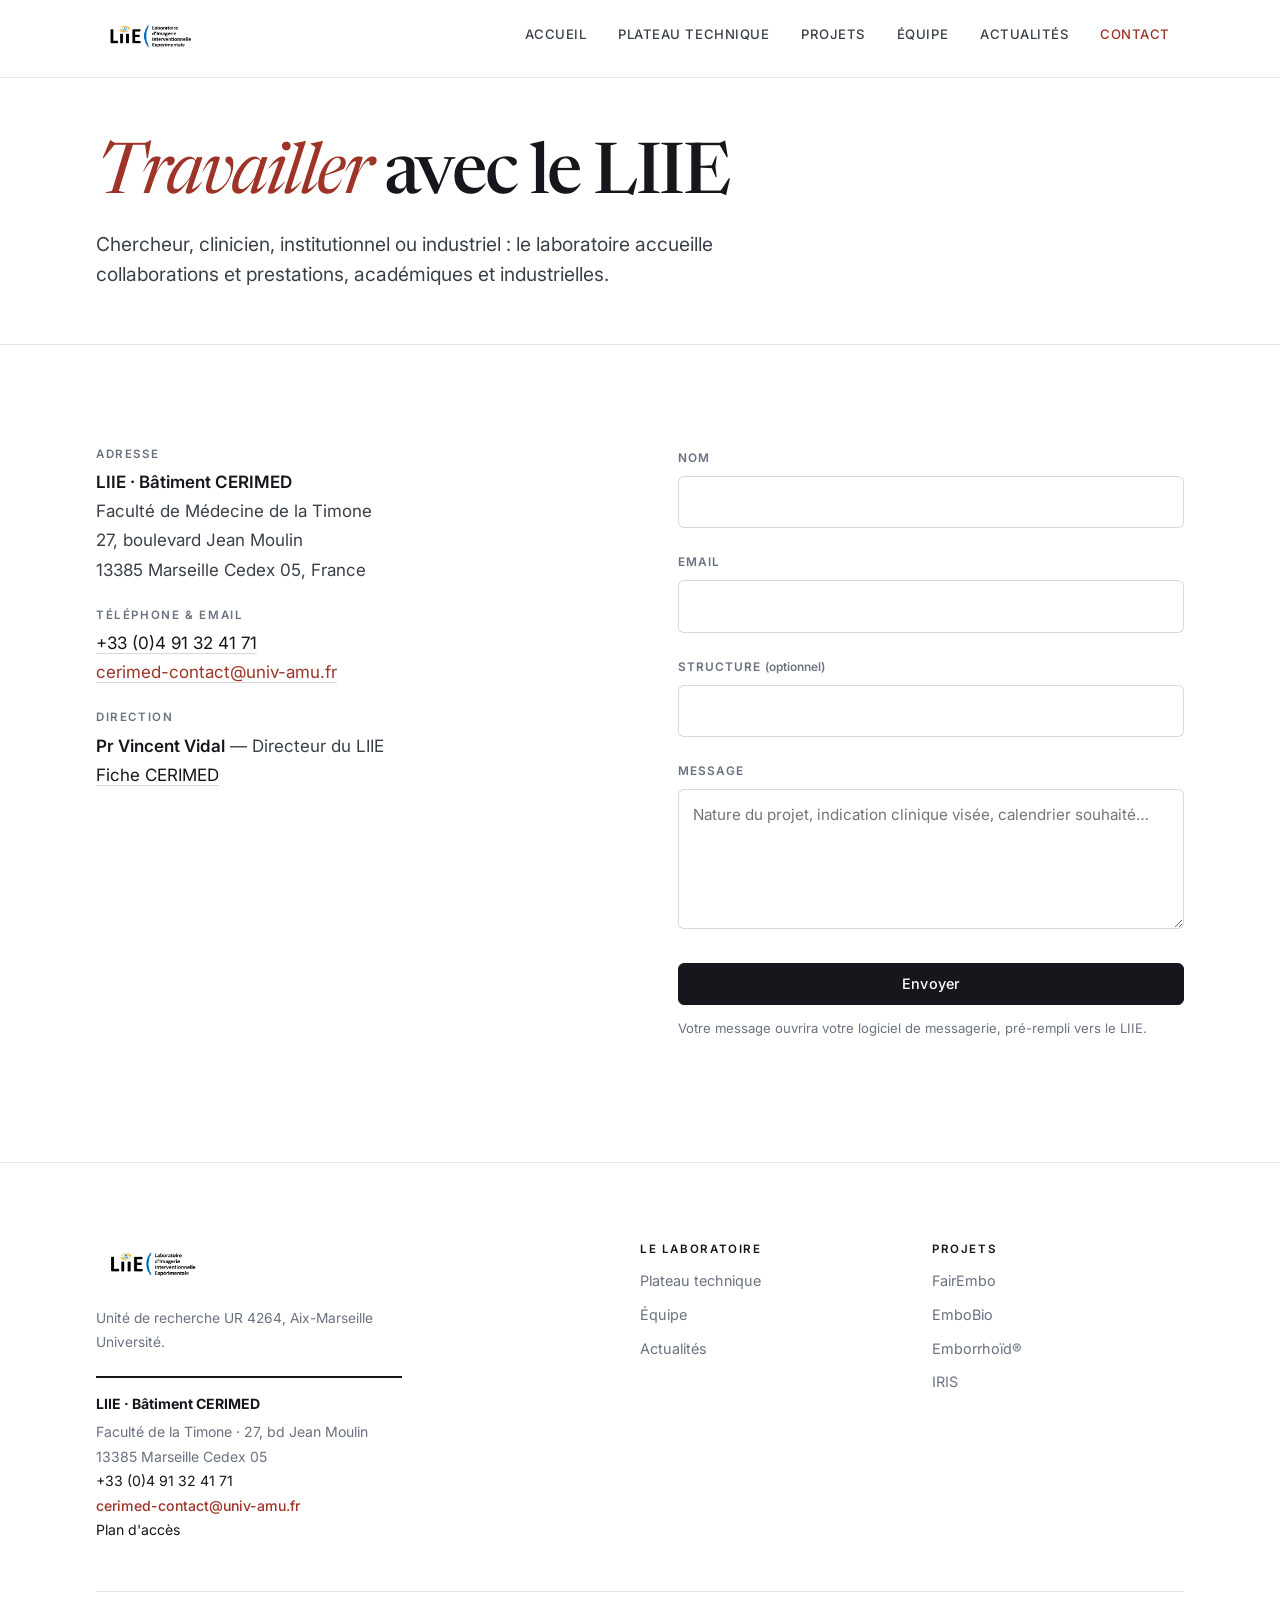
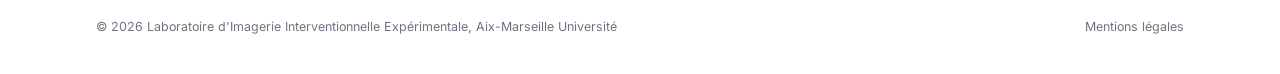
<file: contact.html>
<!DOCTYPE html>
<html lang="fr">
<head>
<meta charset="UTF-8" />
<meta name="viewport" content="width=device-width, initial-scale=1.0" />
<title>Contact — LIIE</title>
<meta name="description" content="Contactez le LIIE — collaborations académiques, essais précliniques, validations de prototypes et partenariats industriels via la plateforme CERIMED, à Marseille." />
<link rel="preconnect" href="https://fonts.googleapis.com">
<link rel="preconnect" href="https://fonts.gstatic.com" crossorigin>
<link href="https://fonts.googleapis.com/css2?family=Inter:wght@400;500;600&family=Newsreader:ital,opsz,wght@0,6..72,400;0,6..72,500;0,6..72,600;1,6..72,400;1,6..72,500&display=swap" rel="stylesheet">
<link rel="stylesheet" href="css/style.css" />
<link rel="icon" href="favicon-16.png" type="image/png" sizes="16x16">
<link rel="icon" href="favicon-32.png" type="image/png" sizes="32x32">
<link rel="icon" href="favicon-192.png" type="image/png" sizes="192x192">
<link rel="apple-touch-icon" href="apple-touch-icon.png">
<meta name="theme-color" content="#FFFFFF">
<meta property="og:type" content="website">
<meta property="og:title" content="Contact — LIIE">
<meta property="og:description" content="Collaborations académiques, essais précliniques, validations de prototypes et partenariats industriels via la plateforme CERIMED.">
<meta property="og:locale" content="fr_FR">
<meta property="og:image" content="https://solald.github.io/site-liie/assets/images/logo-liie.png">
<link rel="canonical" href="https://solald.github.io/site-liie/contact.html">
<meta property="og:url" content="https://solald.github.io/site-liie/contact.html">
<meta name="referrer" content="strict-origin-when-cross-origin">
</head>
<body>

<a class="skip-link" href="#main">Aller au contenu principal</a>

<!-- HEADER -->
<header class="site-header">
  <nav class="nav" aria-label="Navigation principale">
    <a class="brand" href="index.html" aria-label="LIIE — Accueil">
      <img class="brand-logo" src="assets/images/logo-liie.png" alt="LIIE — Laboratoire d'Imagerie Interventionnelle Expérimentale" width="220" height="94">
    </a>
    <button class="nav-toggle" aria-label="Ouvrir le menu" aria-expanded="false">
      <svg viewBox="0 0 24 24" fill="none" stroke="currentColor" stroke-width="2" stroke-linecap="round">
        <line x1="3" y1="6" x2="21" y2="6"/><line x1="3" y1="12" x2="21" y2="12"/><line x1="3" y1="18" x2="21" y2="18"/>
      </svg>
    </button>
    <ul class="nav-links">
      <li><a href="index.html">Accueil</a></li>
      <li><a href="laboratoire.html">Plateau technique</a></li>
      <li><a href="projets.html">Projets</a></li>
      <li><a href="equipe.html">Équipe</a></li>
      <li><a href="actualites.html">Actualités</a></li>
      <li><a href="contact.html" class="active">Contact</a></li>
    </ul>
  </nav>
</header>

<main id="main">

<section class="page-header">
  <div class="container">
    <h1><em>Travailler</em> avec le LIIE</h1>
    <p class="lead">Chercheur, clinicien, institutionnel ou industriel : le laboratoire accueille collaborations et prestations, académiques et industrielles.</p>
  </div>
</section>

<section class="section">
  <div class="container">
    <div class="contact-split">

      <!-- Gauche : infos & coordonnées -->
      <div class="contact-info reveal">

        <h4>Adresse</h4>
        <p>
          <strong style="color:var(--ink);">LIIE · Bâtiment CERIMED</strong><br>
          Faculté de Médecine de la Timone<br>
          27, boulevard Jean Moulin<br>
          13385 Marseille Cedex 05, France
        </p>

        <h4>Téléphone &amp; email</h4>
        <p>
          <a href="tel:+33491324171">+33 (0)4 91 32 41 71</a><br>
          <a class="em" href="mailto:cerimed-contact@univ-amu.fr">cerimed-contact@univ-amu.fr</a>
        </p>

        <h4>Direction</h4>
        <p>
          <strong style="color:var(--ink);">Pr Vincent Vidal</strong> — Directeur du LIIE<br>
          <a href="https://www.cerimed-web.eu/rd/research-teams/laboratoire-dimagerie-interventionnelle-experimentale-liia/vincentvidal/?lang=en" target="_blank" rel="noopener noreferrer">Fiche CERIMED</a>
        </p>
      </div>

      <!-- Droite : formulaire minimal -->
      <div class="reveal">
        <!--
          Formulaire : fonctionne en mailto par défaut (aucune config requise).
          Pour activer un vrai envoi serveur via Formspree :
          1) Créer un formulaire gratuit sur https://formspree.io
          2) Renseigner data-formspree="https://formspree.io/f/VOTRE_ID" ci-dessous.
          Le script bascule alors automatiquement du mailto vers Formspree.
        -->
        <form id="contactForm" class="contact-form"
              data-email="cerimed-contact@univ-amu.fr"
              data-formspree=""
              method="POST">
          <div class="form-field">
            <label for="cf-name">Nom</label>
            <input type="text" id="cf-name" name="name" autocomplete="name" required>
          </div>
          <div class="form-field">
            <label for="cf-email">Email</label>
            <input type="email" id="cf-email" name="email" autocomplete="email" required>
          </div>
          <div class="form-field">
            <label for="cf-org">Structure <span style="text-transform:none;letter-spacing:0;color:var(--dim);">(optionnel)</span></label>
            <input type="text" id="cf-org" name="organisation" autocomplete="organization">
          </div>
          <div class="form-field">
            <label for="cf-msg">Message</label>
            <textarea id="cf-msg" name="message" required placeholder="Nature du projet, indication clinique visée, calendrier souhaité…"></textarea>
          </div>
          <button type="submit" class="btn btn-primary btn-block">Envoyer</button>
          <p class="form-note" data-form-status>Votre message ouvrira votre logiciel de messagerie, pré-rempli vers le LIIE.</p>
        </form>
      </div>

    </div>
  </div>
</section>

</main>

<!-- FOOTER -->
<footer class="site-footer">
  <div class="container">
    <div class="footer-grid">
      <div>
        <img class="footer-logo" src="assets/images/logo-liie.png" alt="LIIE" width="220" height="94">
        <p>Unité de recherche UR 4264, Aix-Marseille Université.</p>
        <address class="footer-contact">
          <strong>LIIE · Bâtiment CERIMED</strong>
          Faculté de la Timone · 27, bd Jean Moulin<br>13385 Marseille Cedex 05<br>
          <a href="tel:+33491324171">+33 (0)4 91 32 41 71</a><br>
          <a class="em" href="mailto:cerimed-contact@univ-amu.fr">cerimed-contact@univ-amu.fr</a><br>
          <a href="https://www.google.com/maps/search/?api=1&amp;query=Facult%C3%A9+de+M%C3%A9decine+de+la+Timone%2C+27+boulevard+Jean+Moulin%2C+13385+Marseille" target="_blank" rel="noopener noreferrer">Plan d'accès</a>
        </address>
      </div>
      <div>
        <h4>Le laboratoire</h4>
        <ul>
          <li><a href="laboratoire.html">Plateau technique</a></li>
          <li><a href="equipe.html">Équipe</a></li>
          <li><a href="actualites.html">Actualités</a></li>
        </ul>
      </div>
      <div>
        <h4>Projets</h4>
        <ul>
          <li><a href="projets/fairembo.html">FairEmbo</a></li>
          <li><a href="projets/embobio.html">EmboBio</a></li>
          <li><a href="projets/emborrhoid.html">Emborrhoïd®</a></li>
          <li><a href="projets/iris.html">IRIS</a></li>
        </ul>
      </div>
    </div>
    <div class="footer-bottom">
      <span>© 2026 Laboratoire d'Imagerie Interventionnelle Expérimentale, Aix-Marseille Université</span>
      <span><a href="mentions-legales.html">Mentions légales</a></span>
    </div>
  </div>
</footer>

<script src="js/main.js"></script>
</body>
</html>
</file>
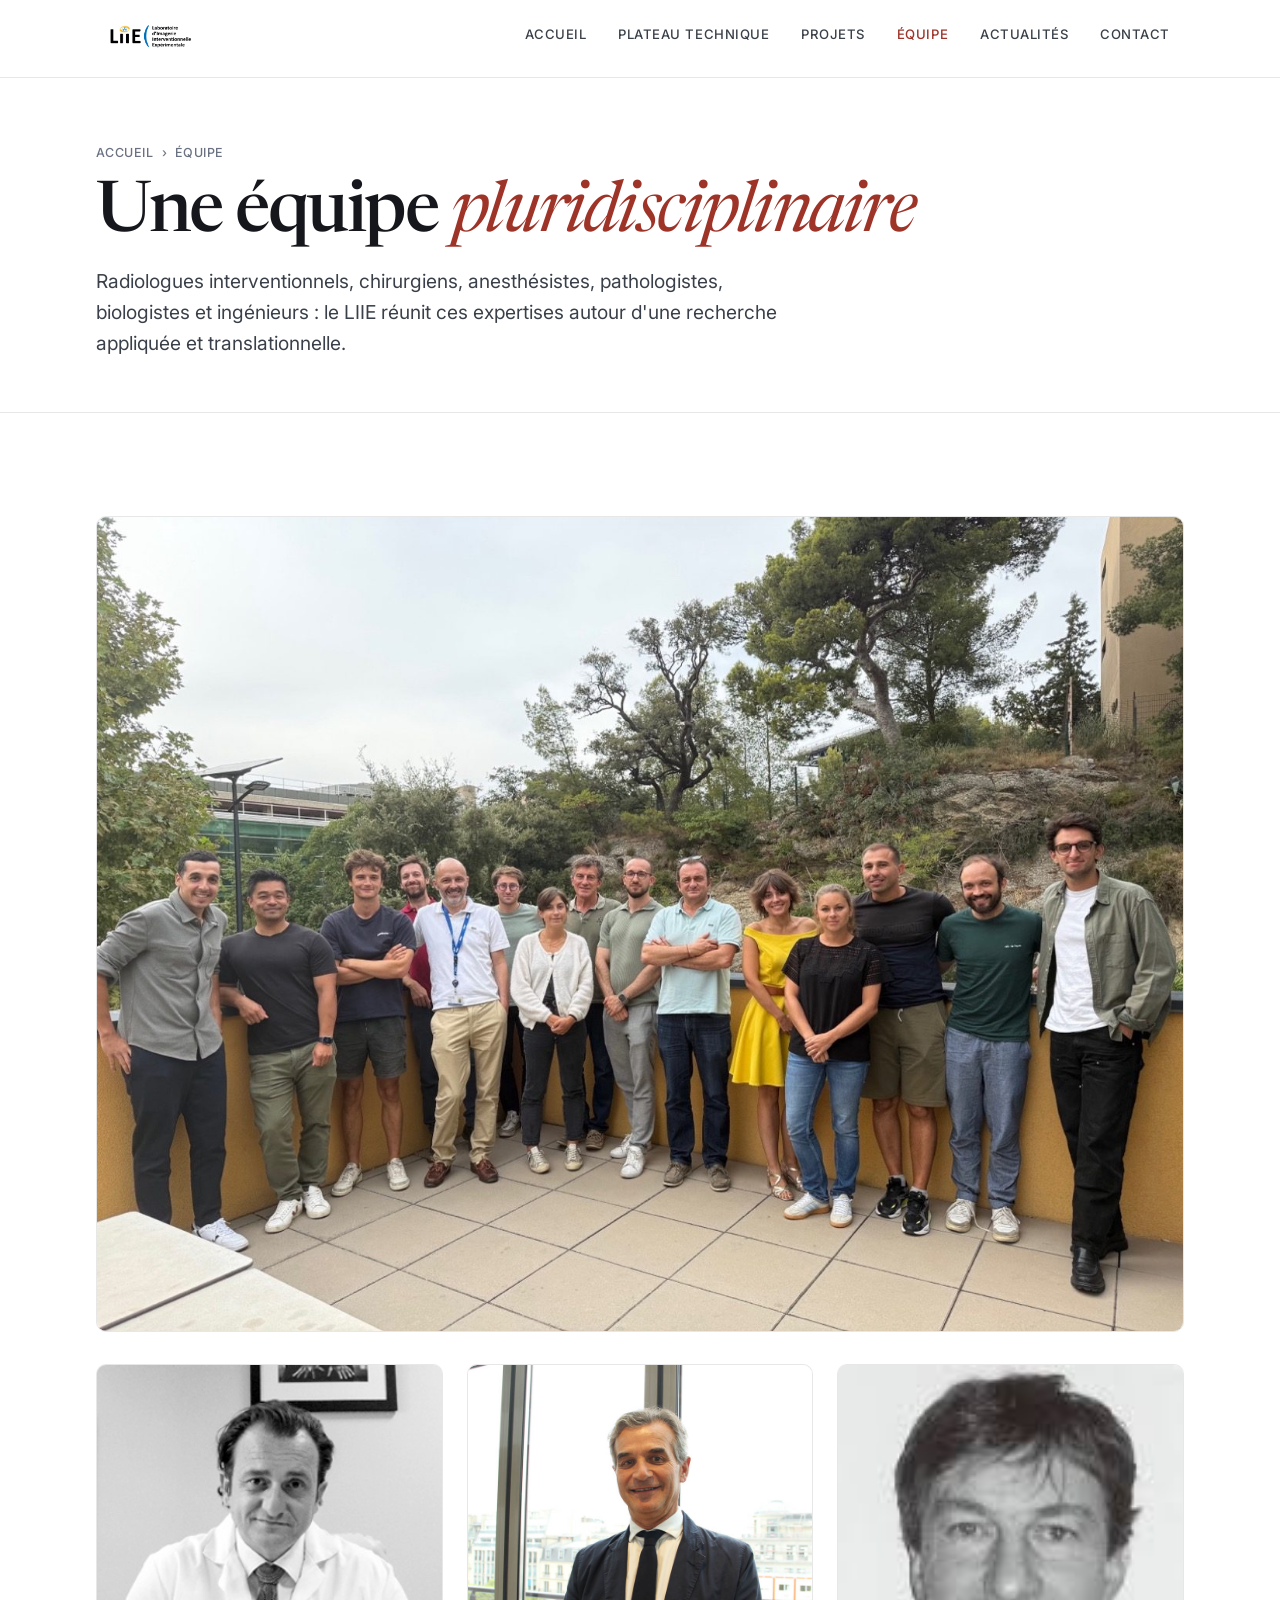
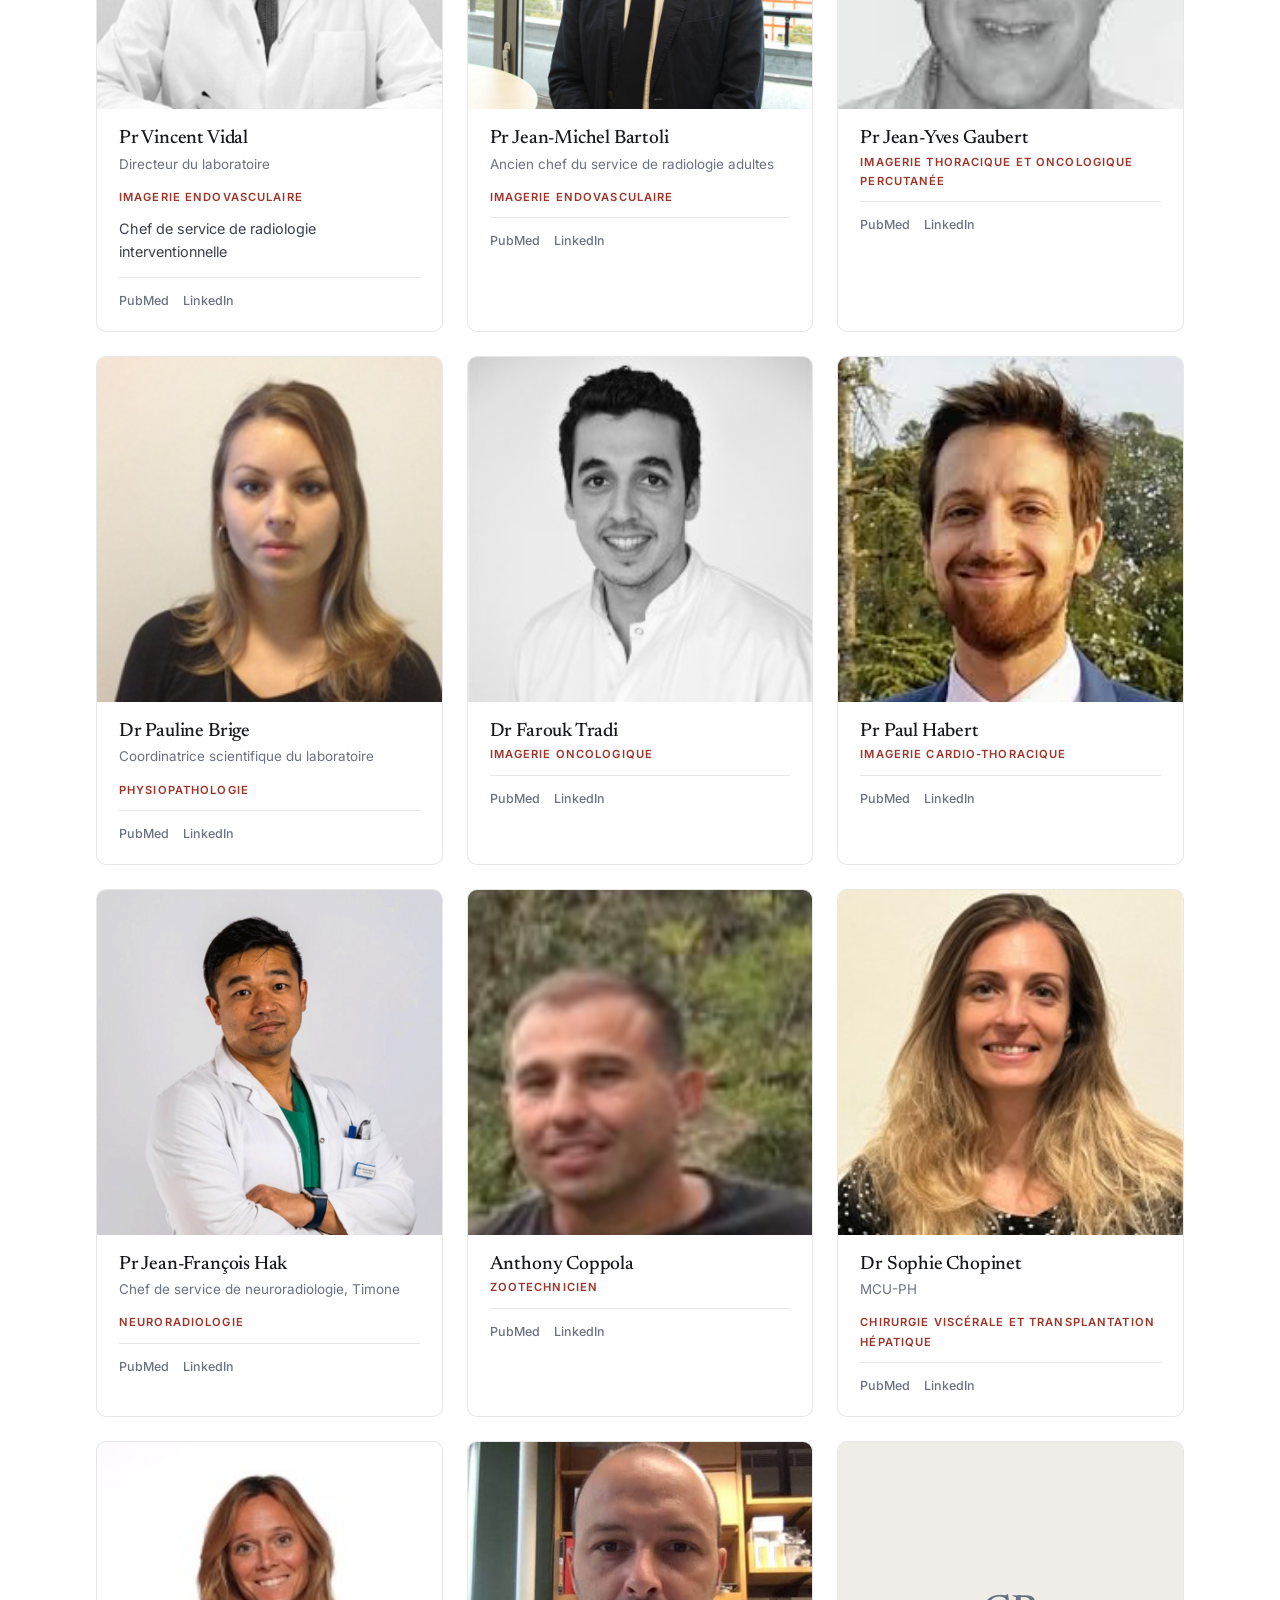
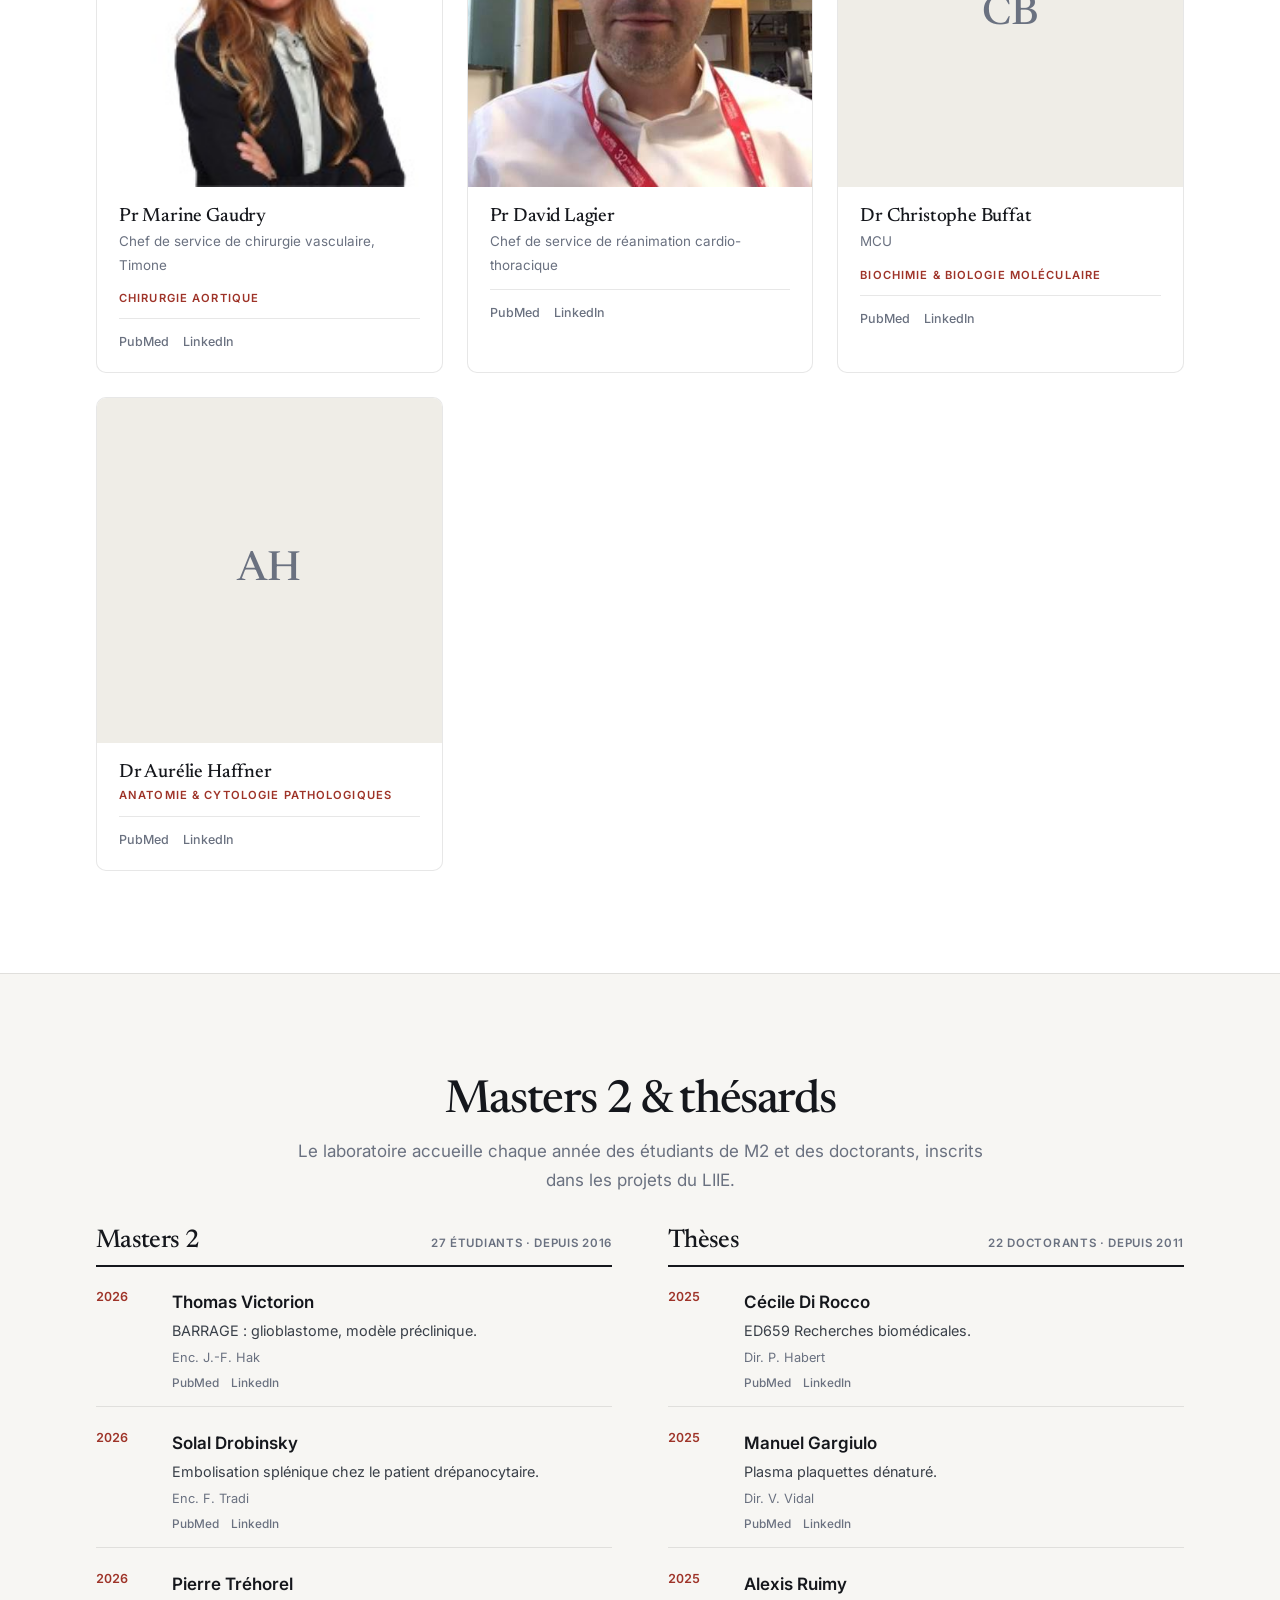
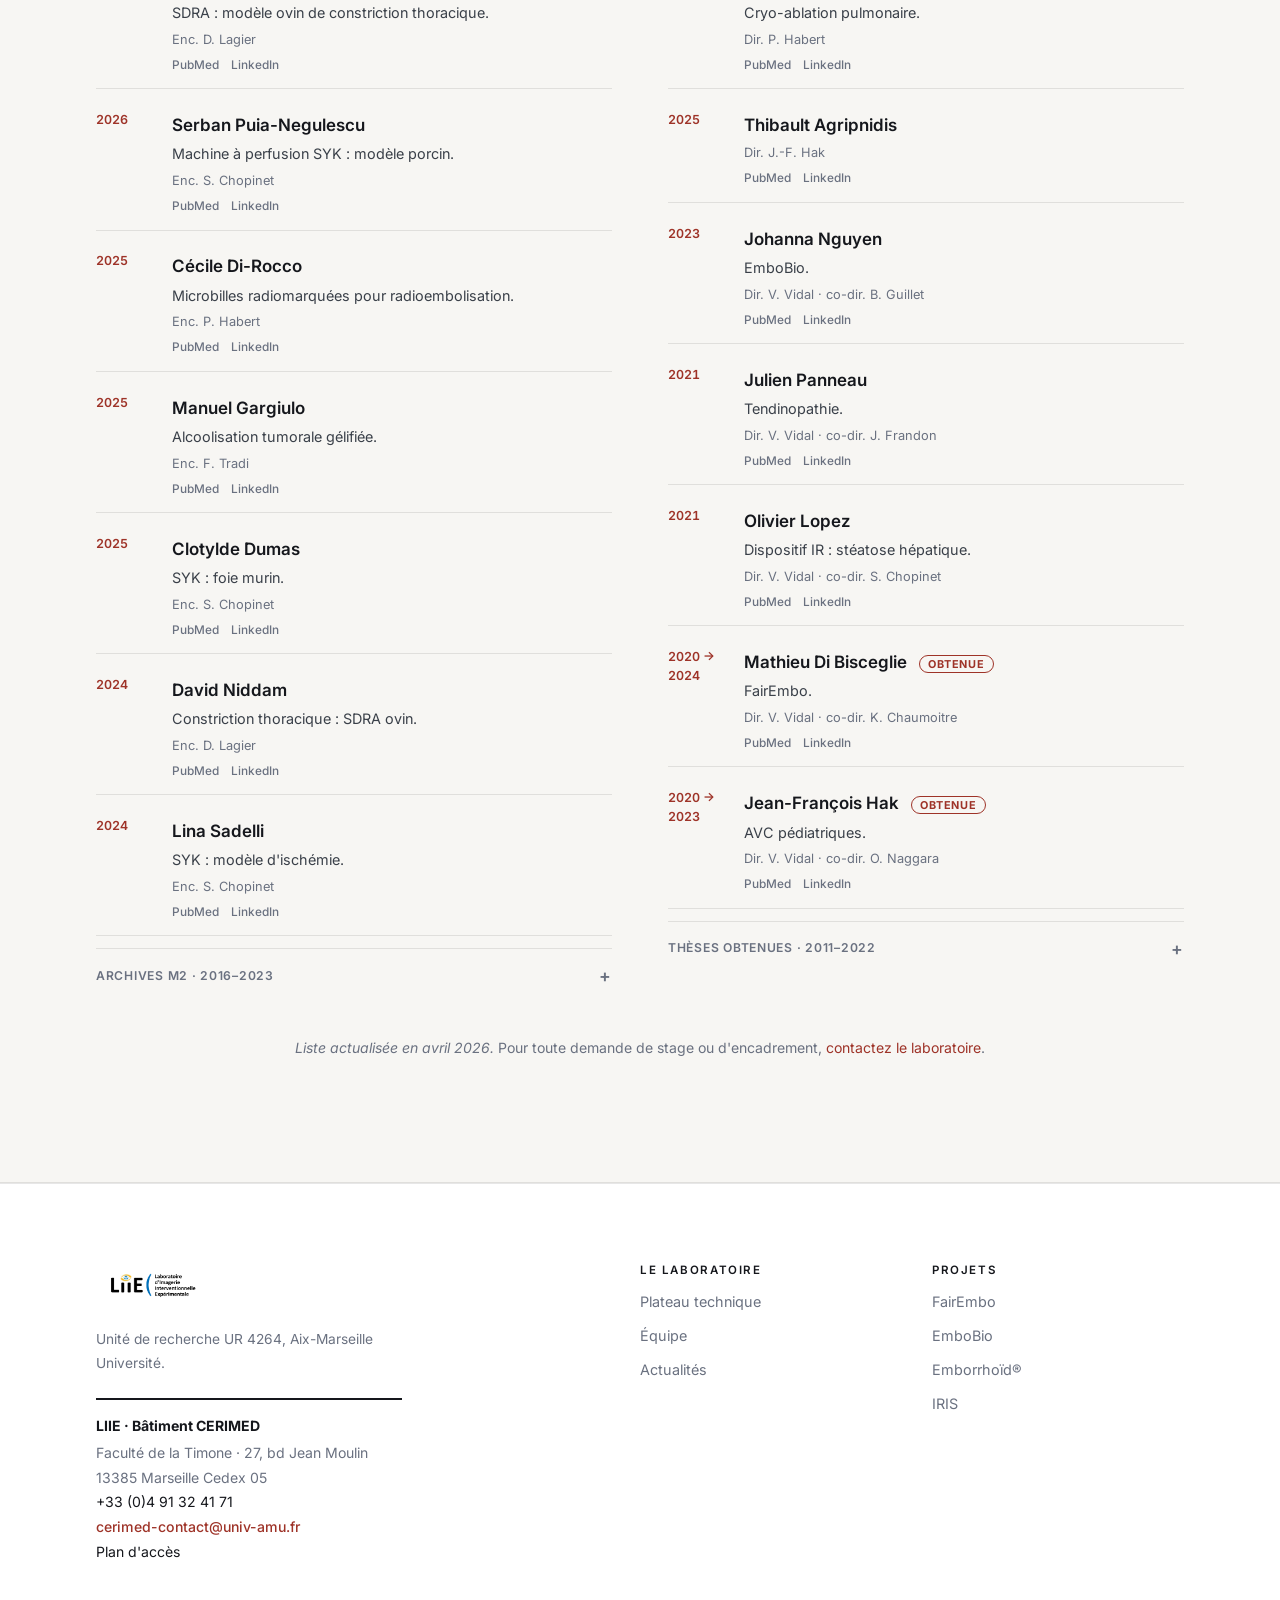
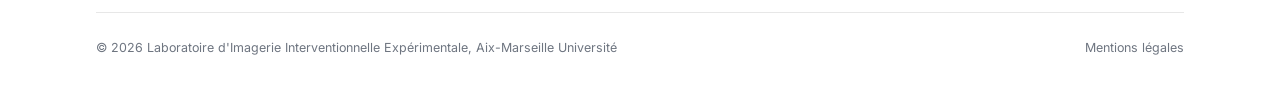
<file: equipe.html>
<!DOCTYPE html>
<html lang="fr">
<head>
<meta charset="UTF-8" />
<meta name="viewport" content="width=device-width, initial-scale=1.0" />
<title>Équipe — LIIE</title>
<meta name="description" content="L'équipe pluridisciplinaire du LIIE : radiologues interventionnels, chirurgiens, anesthésistes, pathologistes, biologistes et ingénieurs réunis autour de la recherche translationnelle." />
<link rel="preconnect" href="https://fonts.googleapis.com">
<link rel="preconnect" href="https://fonts.gstatic.com" crossorigin>
<link href="https://fonts.googleapis.com/css2?family=Inter:wght@400;500;600&family=Newsreader:ital,opsz,wght@0,6..72,400;0,6..72,500;0,6..72,600;1,6..72,400;1,6..72,500&display=swap" rel="stylesheet">
<link rel="stylesheet" href="css/style.css" />
<link rel="icon" href="favicon-16.png" type="image/png" sizes="16x16">
<link rel="icon" href="favicon-32.png" type="image/png" sizes="32x32">
<link rel="icon" href="favicon-192.png" type="image/png" sizes="192x192">
<link rel="apple-touch-icon" href="apple-touch-icon.png">
<meta name="theme-color" content="#FFFFFF">
<meta property="og:type" content="website">
<meta property="og:title" content="Équipe — LIIE">
<meta property="og:description" content="L'équipe pluridisciplinaire du LIIE : radiologues interventionnels, chirurgiens, anesthésistes, pathologistes, biologistes et ingénieurs réunis autour de la recherche translationnelle.">
<meta property="og:locale" content="fr_FR">
<meta property="og:image" content="https://solald.github.io/site-liie/assets/images/logo-liie.png">
<link rel="canonical" href="https://solald.github.io/site-liie/equipe.html">
<meta property="og:url" content="https://solald.github.io/site-liie/equipe.html">
<meta name="referrer" content="strict-origin-when-cross-origin">
</head>
<body>

<a class="skip-link" href="#main">Aller au contenu principal</a>

<!-- HEADER -->
<header class="site-header">
  <nav class="nav" aria-label="Navigation principale">
    <a class="brand" href="index.html" aria-label="LIIE — Accueil">
      <img class="brand-logo" src="assets/images/logo-liie.png" alt="LIIE — Laboratoire d'Imagerie Interventionnelle Expérimentale" width="220" height="94">
    </a>
    <button class="nav-toggle" aria-label="Ouvrir le menu" aria-expanded="false">
      <svg viewBox="0 0 24 24" fill="none" stroke="currentColor" stroke-width="2" stroke-linecap="round">
        <line x1="3" y1="6" x2="21" y2="6"/><line x1="3" y1="12" x2="21" y2="12"/><line x1="3" y1="18" x2="21" y2="18"/>
      </svg>
    </button>
    <ul class="nav-links">
      <li><a href="index.html">Accueil</a></li>
      <li><a href="laboratoire.html">Plateau technique</a></li>
      <li><a href="projets.html">Projets</a></li>
      <li><a href="equipe.html" class="active">Équipe</a></li>
      <li><a href="actualites.html">Actualités</a></li>
      <li><a href="contact.html">Contact</a></li>
    </ul>
  </nav>
</header>

<main id="main">

<section class="page-header">
  <div class="container">
    <nav class="breadcrumb" aria-label="Fil d'Ariane">
      <a href="index.html">Accueil</a><span>›</span>Équipe
    </nav>
    <h1>Une équipe <em>pluridisciplinaire</em></h1>
    <p class="lead">Radiologues interventionnels, chirurgiens, anesthésistes, pathologistes, biologistes et ingénieurs : le LIIE réunit ces expertises autour d'une recherche appliquée et translationnelle.</p>
  </div>
</section>

<section class="section">
  <div class="container">
    <figure class="team-photo reveal">
      <img src="assets/images/equipe-groupe.jpg" alt="L'équipe du LIIE réunie au laboratoire — CERIMED / Hôpital de la Timone, Marseille." loading="lazy" decoding="async">
    </figure>
    <div class="team-grid">

      <!-- Vincent Vidal -->
      <article class="member-card">
        <div class="member-avatar"><img src="assets/images/portraits/vidal.jpg" alt="Portrait du Pr Vincent Vidal"></div>
        <div class="member-body">
          <h3 class="member-name">Pr Vincent Vidal</h3>
          <p class="member-affil">Directeur du laboratoire</p>
          <p class="member-title">Imagerie endovasculaire</p>
          <p class="member-bio">Chef de service de radiologie interventionnelle</p>
          <div class="member-links">
            <a href="https://pubmed.ncbi.nlm.nih.gov/?term=Vidal+V%5BAuthor%5D+AND+Marseille%5BAffiliation%5D" target="_blank" rel="noopener noreferrer">PubMed</a>
            <a href="https://www.linkedin.com/search/results/people/?keywords=Vincent%20Vidal" target="_blank" rel="noopener noreferrer">LinkedIn</a>
          </div>
        </div>
      </article>

      <!-- Jean-Michel Bartoli -->
      <article class="member-card">
        <div class="member-avatar"><img src="assets/images/portraits/bartoli.jpg" alt="Portrait du Pr Jean-Michel Bartoli"></div>
        <div class="member-body">
          <h3 class="member-name">Pr Jean-Michel Bartoli</h3>
          <p class="member-affil">Ancien chef du service de radiologie adultes</p>
          <p class="member-title">Imagerie endovasculaire</p>
          <div class="member-links">
            <a href="https://pubmed.ncbi.nlm.nih.gov/?term=Bartoli+JM%5BAuthor%5D+AND+Marseille%5BAffiliation%5D" target="_blank" rel="noopener noreferrer">PubMed</a>
            <a href="https://www.linkedin.com/search/results/people/?keywords=Jean-Michel%20Bartoli" target="_blank" rel="noopener noreferrer">LinkedIn</a>
          </div>
        </div>
      </article>

      <!-- Jean-Yves Gaubert -->
      <article class="member-card">
        <div class="member-avatar"><img src="assets/images/portraits/gaubert.jpg" alt="Portrait du Pr Jean-Yves Gaubert"></div>
        <div class="member-body">
          <h3 class="member-name">Pr Jean-Yves Gaubert</h3>
          <p class="member-title">Imagerie thoracique et oncologique percutanée</p>
          <div class="member-links">
            <a href="https://pubmed.ncbi.nlm.nih.gov/?term=Gaubert+JY%5BAuthor%5D" target="_blank" rel="noopener noreferrer">PubMed</a>
            <a href="https://www.linkedin.com/search/results/people/?keywords=Jean-Yves%20Gaubert" target="_blank" rel="noopener noreferrer">LinkedIn</a>
          </div>
        </div>
      </article>

      <!-- Pauline Brige -->
      <article class="member-card">
        <div class="member-avatar"><img src="assets/images/portraits/brige.jpg" alt="Portrait de la Dr Pauline Brige"></div>
        <div class="member-body">
          <h3 class="member-name">Dr Pauline Brige</h3>
          <p class="member-affil">Coordinatrice scientifique du laboratoire</p>
          <p class="member-title">Physiopathologie</p>
          <div class="member-links">
            <a href="https://pubmed.ncbi.nlm.nih.gov/?term=Brige+P%5BAuthor%5D" target="_blank" rel="noopener noreferrer">PubMed</a>
            <a href="https://www.linkedin.com/search/results/people/?keywords=Pauline%20Brige" target="_blank" rel="noopener noreferrer">LinkedIn</a>
          </div>
        </div>
      </article>

      <!-- Farouk Tradi -->
      <article class="member-card">
        <div class="member-avatar"><img src="assets/images/portraits/farouk-tradi.jpeg" alt="Portrait du Dr Farouk Tradi"></div>
        <div class="member-body">
          <h3 class="member-name">Dr Farouk Tradi</h3>
          <p class="member-title">Imagerie oncologique</p>
          <div class="member-links">
            <a href="https://pubmed.ncbi.nlm.nih.gov/?term=Tradi+F%5BAuthor%5D" target="_blank" rel="noopener noreferrer">PubMed</a>
            <a href="https://www.linkedin.com/search/results/people/?keywords=Farouk%20Tradi" target="_blank" rel="noopener noreferrer">LinkedIn</a>
          </div>
        </div>
      </article>

      <!-- Paul Habert -->
      <article class="member-card">
        <div class="member-avatar"><img src="assets/images/portraits/paul-habert.jpeg" alt="Portrait du Pr Paul Habert"></div>
        <div class="member-body">
          <h3 class="member-name">Pr Paul Habert</h3>
          <p class="member-title">Imagerie cardio-thoracique</p>
          <div class="member-links">
            <a href="https://pubmed.ncbi.nlm.nih.gov/?term=Habert+P%5BAuthor%5D+AND+Marseille%5BAffiliation%5D" target="_blank" rel="noopener noreferrer">PubMed</a>
            <a href="https://www.linkedin.com/search/results/people/?keywords=Paul%20Habert" target="_blank" rel="noopener noreferrer">LinkedIn</a>
          </div>
        </div>
      </article>

      <!-- Jean-François Hak -->
      <article class="member-card">
        <div class="member-avatar"><img src="assets/images/portraits/hak.jpg" alt="Portrait du Pr Jean-François Hak"></div>
        <div class="member-body">
          <h3 class="member-name">Pr Jean-François Hak</h3>
          <p class="member-affil">Chef de service de neuroradiologie, Timone</p>
          <p class="member-title">Neuroradiologie</p>
          <div class="member-links">
            <a href="https://pubmed.ncbi.nlm.nih.gov/?term=Hak+JF%5BAuthor%5D" target="_blank" rel="noopener noreferrer">PubMed</a>
            <a href="https://www.linkedin.com/search/results/people/?keywords=Jean-Fran%C3%A7ois%20Hak" target="_blank" rel="noopener noreferrer">LinkedIn</a>
          </div>
        </div>
      </article>

      <!-- Anthony Coppola -->
      <article class="member-card">
        <div class="member-avatar"><img src="assets/images/portraits/anthony-coppola.jpg" alt="Portrait d'Anthony Coppola" loading="lazy" decoding="async" onerror="this.parentNode.textContent='AC';"></div>
        <div class="member-body">
          <h3 class="member-name">Anthony Coppola</h3>
          <p class="member-title">Zootechnicien</p>
          <div class="member-links">
            <a href="https://pubmed.ncbi.nlm.nih.gov/?term=Coppola+A%5BAuthor%5D+AND+Marseille%5BAffiliation%5D" target="_blank" rel="noopener noreferrer">PubMed</a>
            <a href="https://www.linkedin.com/search/results/people/?keywords=Anthony%20Coppola" target="_blank" rel="noopener noreferrer">LinkedIn</a>
          </div>
        </div>
      </article>

      <!-- Sophie Chopinet -->
      <article class="member-card">
        <div class="member-avatar"><img src="assets/images/portraits/sophie-chopinet.jpeg" alt="Portrait du Dr Sophie Chopinet"></div>
        <div class="member-body">
          <h3 class="member-name">Dr Sophie Chopinet</h3>
          <p class="member-affil">MCU-PH</p>
          <p class="member-title">Chirurgie viscérale et transplantation hépatique</p>
          <div class="member-links">
            <a href="https://pubmed.ncbi.nlm.nih.gov/?term=Chopinet+S%5BAuthor%5D" target="_blank" rel="noopener noreferrer">PubMed</a>
            <a href="https://www.linkedin.com/search/results/people/?keywords=Sophie%20Chopinet" target="_blank" rel="noopener noreferrer">LinkedIn</a>
          </div>
        </div>
      </article>

      <!-- Marine Gaudry -->
      <article class="member-card">
        <div class="member-avatar"><img src="assets/images/portraits/marine-gaudry.jpeg" alt="Portrait du Pr Marine Gaudry"></div>
        <div class="member-body">
          <h3 class="member-name">Pr Marine Gaudry</h3>
          <p class="member-affil">Chef de service de chirurgie vasculaire, Timone</p>
          <p class="member-title">Chirurgie aortique</p>
          <div class="member-links">
            <a href="https://pubmed.ncbi.nlm.nih.gov/?term=Gaudry+M%5BAuthor%5D+AND+Marseille%5BAffiliation%5D" target="_blank" rel="noopener noreferrer">PubMed</a>
            <a href="https://www.linkedin.com/search/results/people/?keywords=Marine%20Gaudry" target="_blank" rel="noopener noreferrer">LinkedIn</a>
          </div>
        </div>
      </article>

      <!-- David Lagier -->
      <article class="member-card">
        <div class="member-avatar"><img src="assets/images/portraits/david-lagier.jpg" alt="Portrait du Pr David Lagier" loading="lazy" decoding="async" onerror="this.parentNode.textContent='DL';"></div>
        <div class="member-body">
          <h3 class="member-name">Pr David Lagier</h3>
          <p class="member-affil">Chef de service de réanimation cardio-thoracique</p>
          <div class="member-links">
            <a href="https://pubmed.ncbi.nlm.nih.gov/?term=Lagier+D%5BAuthor%5D" target="_blank" rel="noopener noreferrer">PubMed</a>
            <a href="https://www.linkedin.com/search/results/people/?keywords=David%20Lagier" target="_blank" rel="noopener noreferrer">LinkedIn</a>
          </div>
        </div>
      </article>

      <!-- Christophe Buffat -->
      <article class="member-card">
        <div class="member-avatar">CB</div>
        <div class="member-body">
          <h3 class="member-name">Dr Christophe Buffat</h3>
          <p class="member-affil">MCU</p>
          <p class="member-title">Biochimie &amp; biologie moléculaire</p>
          <div class="member-links">
            <a href="https://pubmed.ncbi.nlm.nih.gov/?term=Buffat+C%5BAuthor%5D+AND+Marseille%5BAffiliation%5D" target="_blank" rel="noopener noreferrer">PubMed</a>
            <a href="https://www.linkedin.com/search/results/people/?keywords=Christophe%20Buffat" target="_blank" rel="noopener noreferrer">LinkedIn</a>
          </div>
        </div>
      </article>

      <!-- Aurélie Haffner -->
      <article class="member-card">
        <div class="member-avatar">AH</div>
        <div class="member-body">
          <h3 class="member-name">Dr Aurélie Haffner</h3>
          <p class="member-title">Anatomie &amp; cytologie pathologiques</p>
          <div class="member-links">
            <a href="https://pubmed.ncbi.nlm.nih.gov/?term=Haffner+A%5BAuthor%5D+AND+Marseille%5BAffiliation%5D" target="_blank" rel="noopener noreferrer">PubMed</a>
            <a href="https://www.linkedin.com/search/results/people/?keywords=Aur%C3%A9lie%20Haffner" target="_blank" rel="noopener noreferrer">LinkedIn</a>
          </div>
        </div>
      </article>

    </div>
  </div>
</section>

<!-- FORMATION PAR LA RECHERCHE — M2 & Thèses -->
<section class="section section-alt" id="formation">
  <div class="container">
    <div class="students-intro reveal">
      <h2>Masters 2 &amp; thésards</h2>
      <p>Le laboratoire accueille chaque année des étudiants de M2 et des doctorants, inscrits dans les projets du LIIE.</p>
    </div>

    <div class="students-grid reveal">
      <!-- ========== MASTERS II ========== -->
      <div class="students-col">
        <div class="students-col-head">
          <h3>Masters 2</h3>
          <span class="count">27 étudiants · depuis 2016</span>
        </div>

        <ol class="student-list">
          <li class="student"><span class="student-year">2026</span><div class="student-body"><p class="student-name">Thomas Victorion</p><p class="student-subject">BARRAGE : glioblastome, modèle préclinique.</p><p class="student-sup">Enc. J.-F. Hak</p><p class="student-links"><a href="https://pubmed.ncbi.nlm.nih.gov/?term=Victorion+T%5BAuthor%5D" target="_blank" rel="noopener noreferrer">PubMed</a><a href="https://www.linkedin.com/search/results/people/?keywords=Thomas%20Victorion" target="_blank" rel="noopener noreferrer">LinkedIn</a></p></div></li>
          <li class="student"><span class="student-year">2026</span><div class="student-body"><p class="student-name">Solal Drobinsky</p><p class="student-subject">Embolisation splénique chez le patient drépanocytaire.</p><p class="student-sup">Enc. F. Tradi</p><p class="student-links"><a href="https://pubmed.ncbi.nlm.nih.gov/?term=Drobinsky+S%5BAuthor%5D" target="_blank" rel="noopener noreferrer">PubMed</a><a href="https://www.linkedin.com/search/results/people/?keywords=Solal%20Drobinsky" target="_blank" rel="noopener noreferrer">LinkedIn</a></p></div></li>
          <li class="student"><span class="student-year">2026</span><div class="student-body"><p class="student-name">Pierre Tréhorel</p><p class="student-subject">SDRA : modèle ovin de constriction thoracique.</p><p class="student-sup">Enc. D. Lagier</p><p class="student-links"><a href="https://pubmed.ncbi.nlm.nih.gov/?term=Tr%C3%A9horel+P%5BAuthor%5D" target="_blank" rel="noopener noreferrer">PubMed</a><a href="https://www.linkedin.com/search/results/people/?keywords=Pierre%20Tr%C3%A9horel" target="_blank" rel="noopener noreferrer">LinkedIn</a></p></div></li>
          <li class="student"><span class="student-year">2026</span><div class="student-body"><p class="student-name">Serban Puia-Negulescu</p><p class="student-subject">Machine à perfusion SYK : modèle porcin.</p><p class="student-sup">Enc. S. Chopinet</p><p class="student-links"><a href="https://pubmed.ncbi.nlm.nih.gov/?term=Puia-Negulescu+S%5BAuthor%5D" target="_blank" rel="noopener noreferrer">PubMed</a><a href="https://www.linkedin.com/search/results/people/?keywords=Serban%20Puia-Negulescu" target="_blank" rel="noopener noreferrer">LinkedIn</a></p></div></li>
          <li class="student"><span class="student-year">2025</span><div class="student-body"><p class="student-name">Cécile Di-Rocco</p><p class="student-subject">Microbilles radiomarquées pour radioembolisation.</p><p class="student-sup">Enc. P. Habert</p><p class="student-links"><a href="https://pubmed.ncbi.nlm.nih.gov/?term=Di-Rocco+C%5BAuthor%5D" target="_blank" rel="noopener noreferrer">PubMed</a><a href="https://www.linkedin.com/search/results/people/?keywords=C%C3%A9cile%20Di-Rocco" target="_blank" rel="noopener noreferrer">LinkedIn</a></p></div></li>
          <li class="student"><span class="student-year">2025</span><div class="student-body"><p class="student-name">Manuel Gargiulo</p><p class="student-subject">Alcoolisation tumorale gélifiée.</p><p class="student-sup">Enc. F. Tradi</p><p class="student-links"><a href="https://pubmed.ncbi.nlm.nih.gov/?term=Gargiulo+M%5BAuthor%5D" target="_blank" rel="noopener noreferrer">PubMed</a><a href="https://www.linkedin.com/search/results/people/?keywords=Manuel%20Gargiulo" target="_blank" rel="noopener noreferrer">LinkedIn</a></p></div></li>
          <li class="student"><span class="student-year">2025</span><div class="student-body"><p class="student-name">Clotylde Dumas</p><p class="student-subject">SYK : foie murin.</p><p class="student-sup">Enc. S. Chopinet</p><p class="student-links"><a href="https://pubmed.ncbi.nlm.nih.gov/?term=Dumas+C%5BAuthor%5D" target="_blank" rel="noopener noreferrer">PubMed</a><a href="https://www.linkedin.com/search/results/people/?keywords=Clotylde%20Dumas" target="_blank" rel="noopener noreferrer">LinkedIn</a></p></div></li>
          <li class="student"><span class="student-year">2024</span><div class="student-body"><p class="student-name">David Niddam</p><p class="student-subject">Constriction thoracique : SDRA ovin.</p><p class="student-sup">Enc. D. Lagier</p><p class="student-links"><a href="https://pubmed.ncbi.nlm.nih.gov/?term=Niddam+D%5BAuthor%5D" target="_blank" rel="noopener noreferrer">PubMed</a><a href="https://www.linkedin.com/search/results/people/?keywords=David%20Niddam" target="_blank" rel="noopener noreferrer">LinkedIn</a></p></div></li>
          <li class="student"><span class="student-year">2024</span><div class="student-body"><p class="student-name">Lina Sadelli</p><p class="student-subject">SYK : modèle d'ischémie.</p><p class="student-sup">Enc. S. Chopinet</p><p class="student-links"><a href="https://pubmed.ncbi.nlm.nih.gov/?term=Sadelli+L%5BAuthor%5D" target="_blank" rel="noopener noreferrer">PubMed</a><a href="https://www.linkedin.com/search/results/people/?keywords=Lina%20Sadelli" target="_blank" rel="noopener noreferrer">LinkedIn</a></p></div></li>
        </ol>

        <details class="student-archive">
          <summary><span>Archives M2 · 2016–2023</span><span class="chev">+</span></summary>
          <ol class="student-list student-list--archive">
            <li class="student"><span class="student-year">2023</span><div class="student-body"><p class="student-name">Thibault Agripnidis</p><p class="student-subject">Onyx / Squid : radio-opacité des agents emboliques.</p><p class="student-sup">Enc. J.-F. Hak</p><p class="student-links"><a href="https://pubmed.ncbi.nlm.nih.gov/?term=Agripnidis+T%5BAuthor%5D" target="_blank" rel="noopener noreferrer">PubMed</a><a href="https://www.linkedin.com/search/results/people/?keywords=Thibault%20Agripnidis" target="_blank" rel="noopener noreferrer">LinkedIn</a></p></div></li>
            <li class="student"><span class="student-year">2023</span><div class="student-body"><p class="student-name">Alexis Ruimy</p><p class="student-subject">Hydrogel embolique.</p><p class="student-sup">Enc. F. Tradi</p><p class="student-links"><a href="https://pubmed.ncbi.nlm.nih.gov/?term=Ruimy+A%5BAuthor%5D" target="_blank" rel="noopener noreferrer">PubMed</a><a href="https://www.linkedin.com/search/results/people/?keywords=Alexis%20Ruimy" target="_blank" rel="noopener noreferrer">LinkedIn</a></p></div></li>
            <li class="student"><span class="student-year">2023</span><div class="student-body"><p class="student-name">Mohammed Brahma</p><p class="student-subject">Ischémie médullaire aortique.</p><p class="student-sup">Enc. M. Gaudry</p><p class="student-links"><a href="https://pubmed.ncbi.nlm.nih.gov/?term=Brahma+M%5BAuthor%5D" target="_blank" rel="noopener noreferrer">PubMed</a><a href="https://www.linkedin.com/search/results/people/?keywords=Mohammed%20Brahma" target="_blank" rel="noopener noreferrer">LinkedIn</a></p></div></li>
            <li class="student"><span class="student-year">2022</span><div class="student-body"><p class="student-name">Duncan Lovera</p><p class="student-subject">MAV : embolisation endovasculaire, suivi TEP-CT.</p><p class="student-sup">Enc. P. Brige</p><p class="student-links"><a href="https://pubmed.ncbi.nlm.nih.gov/?term=Lovera+D%5BAuthor%5D" target="_blank" rel="noopener noreferrer">PubMed</a><a href="https://www.linkedin.com/search/results/people/?keywords=Duncan%20Lovera" target="_blank" rel="noopener noreferrer">LinkedIn</a></p></div></li>
            <li class="student"><span class="student-year">2021</span><div class="student-body"><p class="student-name">Julien Panneau</p><p class="student-subject">EmboBio.</p><p class="student-sup">Enc. V. Vidal</p><p class="student-links"><a href="https://pubmed.ncbi.nlm.nih.gov/?term=Panneau+J%5BAuthor%5D" target="_blank" rel="noopener noreferrer">PubMed</a><a href="https://www.linkedin.com/search/results/people/?keywords=Julien%20Panneau" target="_blank" rel="noopener noreferrer">LinkedIn</a></p></div></li>
            <li class="student"><span class="student-year">2021</span><div class="student-body"><p class="student-name">Ammar Fooz</p><p class="student-subject">DefEmbo.</p><p class="student-sup">Enc. F. Tradi</p><p class="student-links"><a href="https://pubmed.ncbi.nlm.nih.gov/?term=Fooz+A%5BAuthor%5D" target="_blank" rel="noopener noreferrer">PubMed</a><a href="https://www.linkedin.com/search/results/people/?keywords=Ammar%20Fooz" target="_blank" rel="noopener noreferrer">LinkedIn</a></p></div></li>
            <li class="student"><span class="student-year">2021</span><div class="student-body"><p class="student-name">Angélique Pedrazzoli</p><p class="student-subject">EmboBio.</p><p class="student-sup">Enc. P. Habert</p><p class="student-links"><a href="https://pubmed.ncbi.nlm.nih.gov/?term=Pedrazzoli+A%5BAuthor%5D" target="_blank" rel="noopener noreferrer">PubMed</a><a href="https://www.linkedin.com/search/results/people/?keywords=Ang%C3%A9lique%20Pedrazzoli" target="_blank" rel="noopener noreferrer">LinkedIn</a></p></div></li>
            <li class="student"><span class="student-year">2020</span><div class="student-body"><p class="student-name">Mathieu Di Bisceglie</p><p class="student-subject">FairEmbo : concept.</p><p class="student-sup">Enc. V. Vidal</p><p class="student-links"><a href="https://pubmed.ncbi.nlm.nih.gov/?term=Di%20Bisceglie+M%5BAuthor%5D" target="_blank" rel="noopener noreferrer">PubMed</a><a href="https://www.linkedin.com/search/results/people/?keywords=Mathieu%20Di%20Bisceglie" target="_blank" rel="noopener noreferrer">LinkedIn</a></p></div></li>
            <li class="student"><span class="student-year">2020</span><div class="student-body"><p class="student-name">Laura Imbert</p><p class="student-subject">Génomique de la stéatose.</p><p class="student-links"><a href="https://pubmed.ncbi.nlm.nih.gov/?term=Imbert+L%5BAuthor%5D" target="_blank" rel="noopener noreferrer">PubMed</a><a href="https://www.linkedin.com/search/results/people/?keywords=Laura%20Imbert" target="_blank" rel="noopener noreferrer">LinkedIn</a></p></div></li>
            <li class="student"><span class="student-year">2019</span><div class="student-body"><p class="student-name">Pauline Gastaldi</p><p class="student-subject">Régénération hépatique.</p><p class="student-sup">Enc. E. Grégoire</p><p class="student-links"><a href="https://pubmed.ncbi.nlm.nih.gov/?term=Gastaldi+P%5BAuthor%5D" target="_blank" rel="noopener noreferrer">PubMed</a><a href="https://www.linkedin.com/search/results/people/?keywords=Pauline%20Gastaldi" target="_blank" rel="noopener noreferrer">LinkedIn</a></p></div></li>
            <li class="student"><span class="student-year">2018</span><div class="student-body"><p class="student-name">Jean-François Hak</p><p class="student-subject">Agent embolique : alcool + EVOH.</p><p class="student-sup">Enc. V. Vidal</p><p class="student-links"><a href="https://pubmed.ncbi.nlm.nih.gov/?term=Hak+J%5BAuthor%5D" target="_blank" rel="noopener noreferrer">PubMed</a><a href="https://www.linkedin.com/search/results/people/?keywords=Jean-Fran%C3%A7ois%20Hak" target="_blank" rel="noopener noreferrer">LinkedIn</a></p></div></li>
            <li class="student"><span class="student-year">2018</span><div class="student-body"><p class="student-name">Pierre Gach</p><p class="student-subject">Scanner post-mortem.</p><p class="student-sup">Enc. G. Gorincour</p><p class="student-links"><a href="https://pubmed.ncbi.nlm.nih.gov/?term=Gach+P%5BAuthor%5D" target="_blank" rel="noopener noreferrer">PubMed</a><a href="https://www.linkedin.com/search/results/people/?keywords=Pierre%20Gach" target="_blank" rel="noopener noreferrer">LinkedIn</a></p></div></li>
            <li class="student"><span class="student-year">2016</span><div class="student-body"><p class="student-name">Farouk Tradi</p><p class="student-subject">Emborrhoïd : preuve de concept.</p><p class="student-sup">Enc. V. Vidal</p><p class="student-links"><a href="https://pubmed.ncbi.nlm.nih.gov/?term=Tradi+F%5BAuthor%5D" target="_blank" rel="noopener noreferrer">PubMed</a><a href="https://www.linkedin.com/search/results/people/?keywords=Farouk%20Tradi" target="_blank" rel="noopener noreferrer">LinkedIn</a></p></div></li>
            <li class="student"><span class="student-year">2016</span><div class="student-body"><p class="student-name">Palen · Guilbaud · Delmarre · Barral · Scemama</p><p class="student-subject">Première vague M2 du laboratoire.</p></div></li>
          </ol>
        </details>
      </div>

      <!-- ========== THÈSES ========== -->
      <div class="students-col">
        <div class="students-col-head">
          <h3>Thèses</h3>
          <span class="count">22 doctorants · depuis 2011</span>
        </div>

        <ol class="student-list">
          <li class="student"><span class="student-year">2025</span><div class="student-body"><p class="student-name">Cécile Di Rocco</p><p class="student-subject">ED659 Recherches biomédicales.</p><p class="student-sup">Dir. P. Habert</p><p class="student-links"><a href="https://pubmed.ncbi.nlm.nih.gov/?term=Di%20Rocco+C%5BAuthor%5D" target="_blank" rel="noopener noreferrer">PubMed</a><a href="https://www.linkedin.com/search/results/people/?keywords=C%C3%A9cile%20Di%20Rocco" target="_blank" rel="noopener noreferrer">LinkedIn</a></p></div></li>
          <li class="student"><span class="student-year">2025</span><div class="student-body"><p class="student-name">Manuel Gargiulo</p><p class="student-subject">Plasma plaquettes dénaturé.</p><p class="student-sup">Dir. V. Vidal</p><p class="student-links"><a href="https://pubmed.ncbi.nlm.nih.gov/?term=Gargiulo+M%5BAuthor%5D" target="_blank" rel="noopener noreferrer">PubMed</a><a href="https://www.linkedin.com/search/results/people/?keywords=Manuel%20Gargiulo" target="_blank" rel="noopener noreferrer">LinkedIn</a></p></div></li>
          <li class="student"><span class="student-year">2025</span><div class="student-body"><p class="student-name">Alexis Ruimy</p><p class="student-subject">Cryo-ablation pulmonaire.</p><p class="student-sup">Dir. P. Habert</p><p class="student-links"><a href="https://pubmed.ncbi.nlm.nih.gov/?term=Ruimy+A%5BAuthor%5D" target="_blank" rel="noopener noreferrer">PubMed</a><a href="https://www.linkedin.com/search/results/people/?keywords=Alexis%20Ruimy" target="_blank" rel="noopener noreferrer">LinkedIn</a></p></div></li>
          <li class="student"><span class="student-year">2025</span><div class="student-body"><p class="student-name">Thibault Agripnidis</p><p class="student-sup">Dir. J.-F. Hak</p><p class="student-links"><a href="https://pubmed.ncbi.nlm.nih.gov/?term=Agripnidis+T%5BAuthor%5D" target="_blank" rel="noopener noreferrer">PubMed</a><a href="https://www.linkedin.com/search/results/people/?keywords=Thibault%20Agripnidis" target="_blank" rel="noopener noreferrer">LinkedIn</a></p></div></li>
          <li class="student"><span class="student-year">2023</span><div class="student-body"><p class="student-name">Johanna Nguyen</p><p class="student-subject">EmboBio.</p><p class="student-sup">Dir. V. Vidal · co-dir. B. Guillet</p><p class="student-links"><a href="https://pubmed.ncbi.nlm.nih.gov/?term=Nguyen+J%5BAuthor%5D" target="_blank" rel="noopener noreferrer">PubMed</a><a href="https://www.linkedin.com/search/results/people/?keywords=Johanna%20Nguyen" target="_blank" rel="noopener noreferrer">LinkedIn</a></p></div></li>
          <li class="student"><span class="student-year">2021</span><div class="student-body"><p class="student-name">Julien Panneau</p><p class="student-subject">Tendinopathie.</p><p class="student-sup">Dir. V. Vidal · co-dir. J. Frandon</p><p class="student-links"><a href="https://pubmed.ncbi.nlm.nih.gov/?term=Panneau+J%5BAuthor%5D" target="_blank" rel="noopener noreferrer">PubMed</a><a href="https://www.linkedin.com/search/results/people/?keywords=Julien%20Panneau" target="_blank" rel="noopener noreferrer">LinkedIn</a></p></div></li>
          <li class="student"><span class="student-year">2021</span><div class="student-body"><p class="student-name">Olivier Lopez</p><p class="student-subject">Dispositif IR : stéatose hépatique.</p><p class="student-sup">Dir. V. Vidal · co-dir. S. Chopinet</p><p class="student-links"><a href="https://pubmed.ncbi.nlm.nih.gov/?term=Lopez+O%5BAuthor%5D" target="_blank" rel="noopener noreferrer">PubMed</a><a href="https://www.linkedin.com/search/results/people/?keywords=Olivier%20Lopez" target="_blank" rel="noopener noreferrer">LinkedIn</a></p></div></li>
          <li class="student"><span class="student-year">2020 → 2024</span><div class="student-body"><p class="student-name">Mathieu Di Bisceglie <span class="defended">obtenue</span></p><p class="student-subject">FairEmbo.</p><p class="student-sup">Dir. V. Vidal · co-dir. K. Chaumoitre</p><p class="student-links"><a href="https://pubmed.ncbi.nlm.nih.gov/?term=Di%20Bisceglie+M%5BAuthor%5D" target="_blank" rel="noopener noreferrer">PubMed</a><a href="https://www.linkedin.com/search/results/people/?keywords=Mathieu%20Di%20Bisceglie" target="_blank" rel="noopener noreferrer">LinkedIn</a></p></div></li>
          <li class="student"><span class="student-year">2020 → 2023</span><div class="student-body"><p class="student-name">Jean-François Hak <span class="defended">obtenue</span></p><p class="student-subject">AVC pédiatriques.</p><p class="student-sup">Dir. V. Vidal · co-dir. O. Naggara</p><p class="student-links"><a href="https://pubmed.ncbi.nlm.nih.gov/?term=Hak+J%5BAuthor%5D" target="_blank" rel="noopener noreferrer">PubMed</a><a href="https://www.linkedin.com/search/results/people/?keywords=Jean-Fran%C3%A7ois%20Hak" target="_blank" rel="noopener noreferrer">LinkedIn</a></p></div></li>
        </ol>

        <details class="student-archive">
          <summary><span>Thèses obtenues · 2011–2022</span><span class="chev">+</span></summary>
          <ol class="student-list student-list--archive">
            <li class="student"><span class="student-year">2019 → 2021</span><div class="student-body"><p class="student-name">Paul Habert <span class="defended">obtenue</span></p><p class="student-sup">Dir. V. Vidal · co-dir. J.-Y. Gaubert</p><p class="student-links"><a href="https://pubmed.ncbi.nlm.nih.gov/?term=Habert+P%5BAuthor%5D" target="_blank" rel="noopener noreferrer">PubMed</a><a href="https://www.linkedin.com/search/results/people/?keywords=Paul%20Habert" target="_blank" rel="noopener noreferrer">LinkedIn</a></p></div></li>
            <li class="student"><span class="student-year">2018 → 2022</span><div class="student-body"><p class="student-name">Marine Gaudry <span class="defended">obtenue</span></p><p class="student-subject">Dissections aortiques.</p><p class="student-sup">Dir. V. Vidal · co-dir. V. Deplano</p><p class="student-links"><a href="https://pubmed.ncbi.nlm.nih.gov/?term=Gaudry+M%5BAuthor%5D" target="_blank" rel="noopener noreferrer">PubMed</a><a href="https://www.linkedin.com/search/results/people/?keywords=Marine%20Gaudry" target="_blank" rel="noopener noreferrer">LinkedIn</a></p></div></li>
            <li class="student"><span class="student-year">2017 → 2022</span><div class="student-body"><p class="student-name">Farouk Tradi <span class="defended">obtenue</span></p><p class="student-subject">Emborrhoïd.</p><p class="student-sup">Dir. V. Vidal</p><p class="student-links"><a href="https://pubmed.ncbi.nlm.nih.gov/?term=Tradi+F%5BAuthor%5D" target="_blank" rel="noopener noreferrer">PubMed</a><a href="https://www.linkedin.com/search/results/people/?keywords=Farouk%20Tradi" target="_blank" rel="noopener noreferrer">LinkedIn</a></p></div></li>
            <li class="student"><span class="student-year">2017 → 2024</span><div class="student-body"><p class="student-name">Sophie Chopinet <span class="defended">obtenue</span></p><p class="student-subject">Stéatose du greffon.</p><p class="student-sup">Dir. J. Hardwigsen · co-dir. V. Vidal</p><p class="student-links"><a href="https://pubmed.ncbi.nlm.nih.gov/?term=Chopinet+S%5BAuthor%5D" target="_blank" rel="noopener noreferrer">PubMed</a><a href="https://www.linkedin.com/search/results/people/?keywords=Sophie%20Chopinet" target="_blank" rel="noopener noreferrer">LinkedIn</a></p></div></li>
            <li class="student"><span class="student-year">2013 → 2015</span><div class="student-body"><p class="student-name">Pauline Brige <span class="defended">obtenue</span></p><p class="student-sup">Dir. P.-H. Rolland · co-dir. E. Grégoire</p><p class="student-links"><a href="https://pubmed.ncbi.nlm.nih.gov/?term=Brige+P%5BAuthor%5D" target="_blank" rel="noopener noreferrer">PubMed</a><a href="https://www.linkedin.com/search/results/people/?keywords=Pauline%20Brige" target="_blank" rel="noopener noreferrer">LinkedIn</a></p></div></li>
            <li class="student"><span class="student-year">2013 → 2017</span><div class="student-body"><p class="student-name">Jalal-Jean Izaaryene <span class="defended">obtenue</span></p><p class="student-sup">Dir. V. Vidal</p><p class="student-links"><a href="https://pubmed.ncbi.nlm.nih.gov/?term=Izaaryene+J%5BAuthor%5D" target="_blank" rel="noopener noreferrer">PubMed</a><a href="https://www.linkedin.com/search/results/people/?keywords=Jalal-Jean%20Izaaryene" target="_blank" rel="noopener noreferrer">LinkedIn</a></p></div></li>
            <li class="student"><span class="student-year">2012 → 2016</span><div class="student-body"><p class="student-name">Edwin Quarello <span class="defended">obtenue</span></p><p class="student-sup">Dir. G. Gorincour · co-dir. V. Vidal</p><p class="student-links"><a href="https://pubmed.ncbi.nlm.nih.gov/?term=Quarello+E%5BAuthor%5D" target="_blank" rel="noopener noreferrer">PubMed</a><a href="https://www.linkedin.com/search/results/people/?keywords=Edwin%20Quarello" target="_blank" rel="noopener noreferrer">LinkedIn</a></p></div></li>
            <li class="student"><span class="student-year">2012 → 2016</span><div class="student-body"><p class="student-name">Mohammad Ali Kilani <span class="defended">obtenue</span></p><p class="student-sup">Dir. V. Vidal</p><p class="student-links"><a href="https://pubmed.ncbi.nlm.nih.gov/?term=Ali%20Kilani+M%5BAuthor%5D" target="_blank" rel="noopener noreferrer">PubMed</a><a href="https://www.linkedin.com/search/results/people/?keywords=Mohammad%20Ali%20Kilani" target="_blank" rel="noopener noreferrer">LinkedIn</a></p></div></li>
            <li class="student"><span class="student-year">2011 → 2013</span><div class="student-body"><p class="student-name">Emilie Grégoire <span class="defended">obtenue</span></p><p class="student-sup">Dir. P.-H. Rolland · co-dir. V. Vidal</p><p class="student-links"><a href="https://pubmed.ncbi.nlm.nih.gov/?term=Gr%C3%A9goire+E%5BAuthor%5D" target="_blank" rel="noopener noreferrer">PubMed</a><a href="https://www.linkedin.com/search/results/people/?keywords=Emilie%20Gr%C3%A9goire" target="_blank" rel="noopener noreferrer">LinkedIn</a></p></div></li>
          </ol>
        </details>
      </div>
    </div>

    <p class="students-foot"><em>Liste actualisée en avril 2026.</em> Pour toute demande de stage ou d'encadrement, <a href="contact.html">contactez le laboratoire</a>.</p>
  </div>
</section>

</main>

<!-- FOOTER -->
<footer class="site-footer">
  <div class="container">
    <div class="footer-grid">
      <div>
        <img class="footer-logo" src="assets/images/logo-liie.png" alt="LIIE" width="220" height="94">
        <p>Unité de recherche UR 4264, Aix-Marseille Université.</p>
        <address class="footer-contact">
          <strong>LIIE · Bâtiment CERIMED</strong>
          Faculté de la Timone · 27, bd Jean Moulin<br>13385 Marseille Cedex 05<br>
          <a href="tel:+33491324171">+33 (0)4 91 32 41 71</a><br>
          <a class="em" href="mailto:cerimed-contact@univ-amu.fr">cerimed-contact@univ-amu.fr</a><br>
          <a href="https://www.google.com/maps/search/?api=1&amp;query=Facult%C3%A9+de+M%C3%A9decine+de+la+Timone%2C+27+boulevard+Jean+Moulin%2C+13385+Marseille" target="_blank" rel="noopener noreferrer">Plan d'accès</a>
        </address>
      </div>
      <div>
        <h4>Le laboratoire</h4>
        <ul>
          <li><a href="laboratoire.html">Plateau technique</a></li>
          <li><a href="equipe.html">Équipe</a></li>
          <li><a href="actualites.html">Actualités</a></li>
        </ul>
      </div>
      <div>
        <h4>Projets</h4>
        <ul>
          <li><a href="projets/fairembo.html">FairEmbo</a></li>
          <li><a href="projets/embobio.html">EmboBio</a></li>
          <li><a href="projets/emborrhoid.html">Emborrhoïd®</a></li>
          <li><a href="projets/iris.html">IRIS</a></li>
        </ul>
      </div>
    </div>
    <div class="footer-bottom">
      <span>© 2026 Laboratoire d'Imagerie Interventionnelle Expérimentale, Aix-Marseille Université</span>
      <span><a href="mentions-legales.html">Mentions légales</a></span>
    </div>
  </div>
</footer>

<script src="js/main.js"></script>
</body>
</html>
</file>
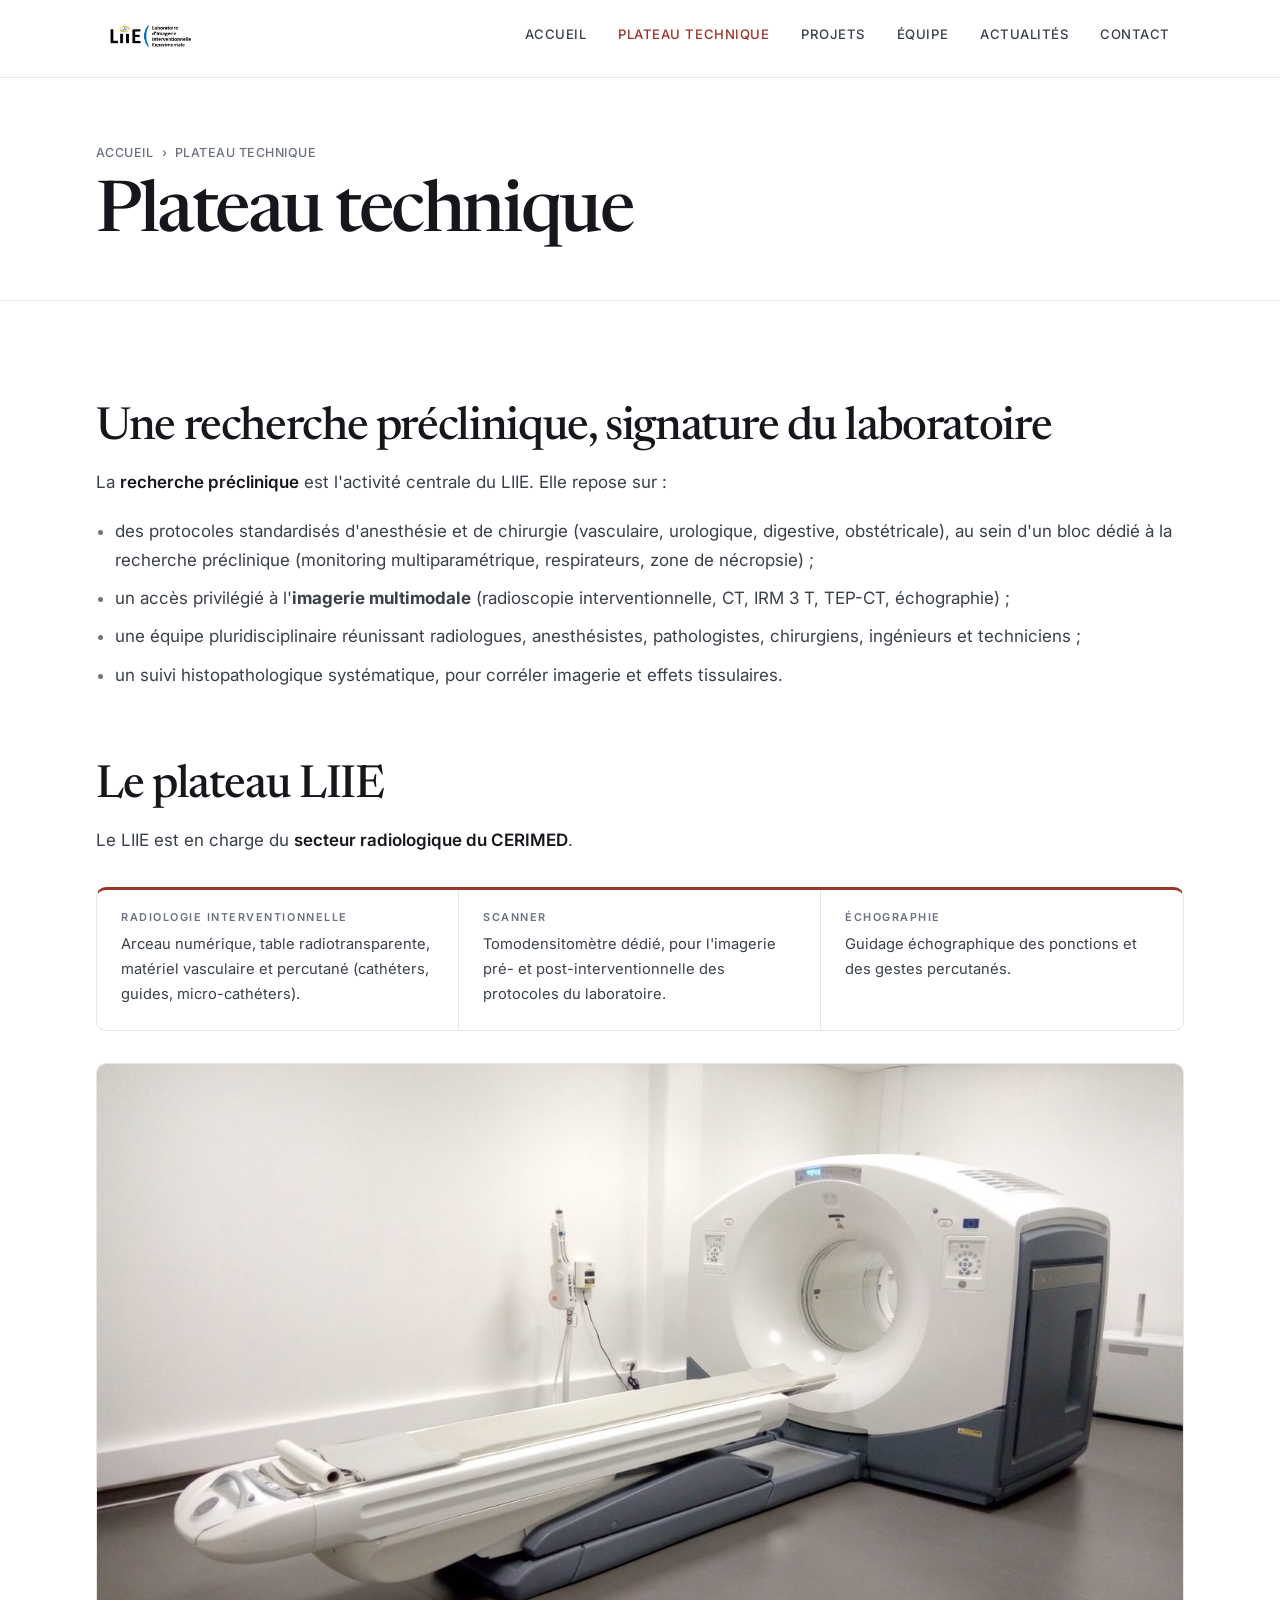
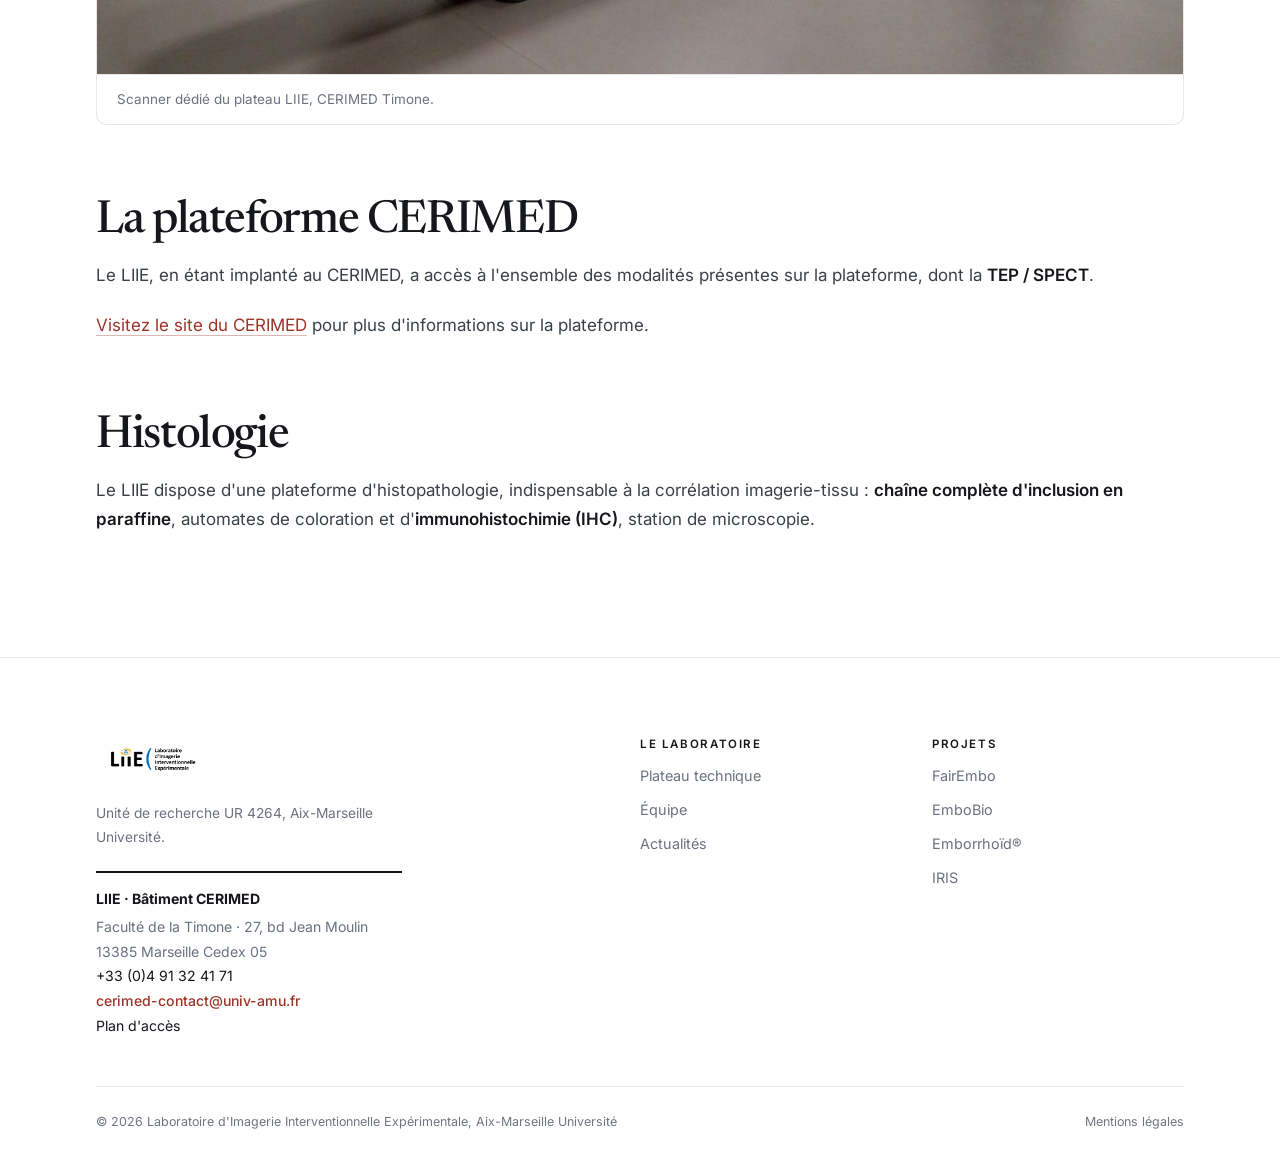
<file: laboratoire.html>
<!DOCTYPE html>
<html lang="fr">
<head>
<meta charset="UTF-8" />
<meta name="viewport" content="width=device-width, initial-scale=1.0" />
<title>Plateau technique — LIIE</title>
<meta name="description" content="Le plateau technique du LIIE au CERIMED (Timone, Marseille) : radiologie interventionnelle, scanner, échographie, histologie, et accès aux modalités de la plateforme." />
<link rel="preconnect" href="https://fonts.googleapis.com">
<link rel="preconnect" href="https://fonts.gstatic.com" crossorigin>
<link href="https://fonts.googleapis.com/css2?family=Inter:wght@400;500;600&family=Newsreader:ital,opsz,wght@0,6..72,400;0,6..72,500;0,6..72,600;1,6..72,400;1,6..72,500&display=swap" rel="stylesheet">
<link rel="stylesheet" href="css/style.css" />
<link rel="icon" href="favicon-16.png" type="image/png" sizes="16x16">
<link rel="icon" href="favicon-32.png" type="image/png" sizes="32x32">
<link rel="icon" href="favicon-192.png" type="image/png" sizes="192x192">
<link rel="apple-touch-icon" href="apple-touch-icon.png">
<meta name="theme-color" content="#FFFFFF">
<meta property="og:type" content="website">
<meta property="og:title" content="Plateau technique — LIIE">
<meta property="og:description" content="Plateau technique du LIIE au CERIMED : radiologie interventionnelle, scanner, échographie, histologie.">
<meta property="og:locale" content="fr_FR">
<meta property="og:image" content="https://solald.github.io/site-liie/assets/images/logo-liie.png">
<link rel="canonical" href="https://solald.github.io/site-liie/laboratoire.html">
<meta property="og:url" content="https://solald.github.io/site-liie/laboratoire.html">
<meta name="referrer" content="strict-origin-when-cross-origin">
</head>
<body>

<a class="skip-link" href="#main">Aller au contenu principal</a>

<!-- HEADER -->
<header class="site-header">
  <nav class="nav" aria-label="Navigation principale">
    <a class="brand" href="index.html" aria-label="LIIE — Accueil">
      <img class="brand-logo" src="assets/images/logo-liie.png" alt="LIIE — Laboratoire d'Imagerie Interventionnelle Expérimentale" width="220" height="94">
    </a>
    <button class="nav-toggle" aria-label="Ouvrir le menu" aria-expanded="false">
      <svg viewBox="0 0 24 24" fill="none" stroke="currentColor" stroke-width="2" stroke-linecap="round">
        <line x1="3" y1="6" x2="21" y2="6"/><line x1="3" y1="12" x2="21" y2="12"/><line x1="3" y1="18" x2="21" y2="18"/>
      </svg>
    </button>
    <ul class="nav-links">
      <li><a href="index.html">Accueil</a></li>
      <li><a href="laboratoire.html" class="active">Plateau technique</a></li>
      <li><a href="projets.html">Projets</a></li>
      <li><a href="equipe.html">Équipe</a></li>
      <li><a href="actualites.html">Actualités</a></li>
      <li><a href="contact.html">Contact</a></li>
    </ul>
  </nav>
</header>

<main id="main">

<section class="page-header">
  <div class="container">
    <nav class="breadcrumb" aria-label="Fil d'Ariane">
      <a href="index.html">Accueil</a><span>›</span>Plateau technique
    </nav>
    <h1>Plateau technique</h1>
  </div>
</section>

<section class="section">
  <div class="container">
    <div class="prose">

      <h2>Une recherche préclinique, signature du laboratoire</h2>
      <p>La <strong>recherche préclinique</strong> est l'activité centrale du LIIE. Elle repose sur&nbsp;:</p>
      <ul>
        <li>des protocoles standardisés d'anesthésie et de chirurgie (vasculaire, urologique, digestive, obstétricale), au sein d'un bloc dédié à la recherche préclinique (monitoring multiparamétrique, respirateurs, zone de nécropsie)&nbsp;;</li>
        <li>un accès privilégié à l'<strong>imagerie multimodale</strong> (radioscopie interventionnelle, CT, IRM 3 T, TEP-CT, échographie)&nbsp;;</li>
        <li>une équipe pluridisciplinaire réunissant radiologues, anesthésistes, pathologistes, chirurgiens, ingénieurs et techniciens&nbsp;;</li>
        <li>un suivi histopathologique systématique, pour corréler imagerie et effets tissulaires.</li>
      </ul>

      <h2>Le plateau LIIE</h2>
      <p>Le LIIE est en charge du <strong>secteur radiologique du CERIMED</strong>.</p>
      <div class="project-meta-grid">
        <div>
          <h4>Radiologie interventionnelle</h4>
          <p>Arceau numérique, table radiotransparente, matériel vasculaire et percutané (cathéters, guides, micro-cathéters).</p>
        </div>
        <div>
          <h4>Scanner</h4>
          <p>Tomodensitomètre dédié, pour l'imagerie pré- et post-interventionnelle des protocoles du laboratoire.</p>
        </div>
        <div>
          <h4>Échographie</h4>
          <p>Guidage échographique des ponctions et des gestes percutanés.</p>
        </div>
      </div>

      <figure class="figure-sci">
        <img src="assets/images/plateau-scanner.jpg" alt="Scanner du plateau technique du LIIE au sein du CERIMED, à la Timone." loading="lazy" decoding="async">
        <figcaption>Scanner dédié du plateau LIIE, CERIMED Timone.</figcaption>
      </figure>

      <h2>La plateforme CERIMED</h2>
      <p>Le LIIE, en étant implanté au CERIMED, a accès à l'ensemble des modalités présentes sur la plateforme, dont la <strong>TEP / SPECT</strong>.</p>
      <p><a href="https://www.cerimed-web.eu" target="_blank" rel="noopener noreferrer">Visitez le site du CERIMED</a> pour plus d'informations sur la plateforme.</p>

      <h2>Histologie</h2>
      <p>Le LIIE dispose d'une plateforme d'histopathologie, indispensable à la corrélation imagerie-tissu&nbsp;: <strong>chaîne complète d'inclusion en paraffine</strong>, automates de coloration et d'<strong>immunohistochimie (IHC)</strong>, station de microscopie.</p>

    </div>
  </div>
</section>

</main>

<!-- FOOTER -->
<footer class="site-footer">
  <div class="container">
    <div class="footer-grid">
      <div>
        <img class="footer-logo" src="assets/images/logo-liie.png" alt="LIIE" width="220" height="94">
        <p>Unité de recherche UR 4264, Aix-Marseille Université.</p>
        <address class="footer-contact">
          <strong>LIIE · Bâtiment CERIMED</strong>
          Faculté de la Timone · 27, bd Jean Moulin<br>13385 Marseille Cedex 05<br>
          <a href="tel:+33491324171">+33 (0)4 91 32 41 71</a><br>
          <a class="em" href="mailto:cerimed-contact@univ-amu.fr">cerimed-contact@univ-amu.fr</a><br>
          <a href="https://www.google.com/maps/search/?api=1&amp;query=Facult%C3%A9+de+M%C3%A9decine+de+la+Timone%2C+27+boulevard+Jean+Moulin%2C+13385+Marseille" target="_blank" rel="noopener noreferrer">Plan d'accès</a>
        </address>
      </div>
      <div>
        <h4>Le laboratoire</h4>
        <ul>
          <li><a href="laboratoire.html">Plateau technique</a></li>
          <li><a href="equipe.html">Équipe</a></li>
          <li><a href="actualites.html">Actualités</a></li>
        </ul>
      </div>
      <div>
        <h4>Projets</h4>
        <ul>
          <li><a href="projets/fairembo.html">FairEmbo</a></li>
          <li><a href="projets/embobio.html">EmboBio</a></li>
          <li><a href="projets/emborrhoid.html">Emborrhoïd®</a></li>
          <li><a href="projets/iris.html">IRIS</a></li>
        </ul>
      </div>
    </div>
    <div class="footer-bottom">
      <span>© 2026 Laboratoire d'Imagerie Interventionnelle Expérimentale, Aix-Marseille Université</span>
      <span><a href="mentions-legales.html">Mentions légales</a></span>
    </div>
  </div>
</footer>

<script src="js/main.js"></script>
</body>
</html>
</file>
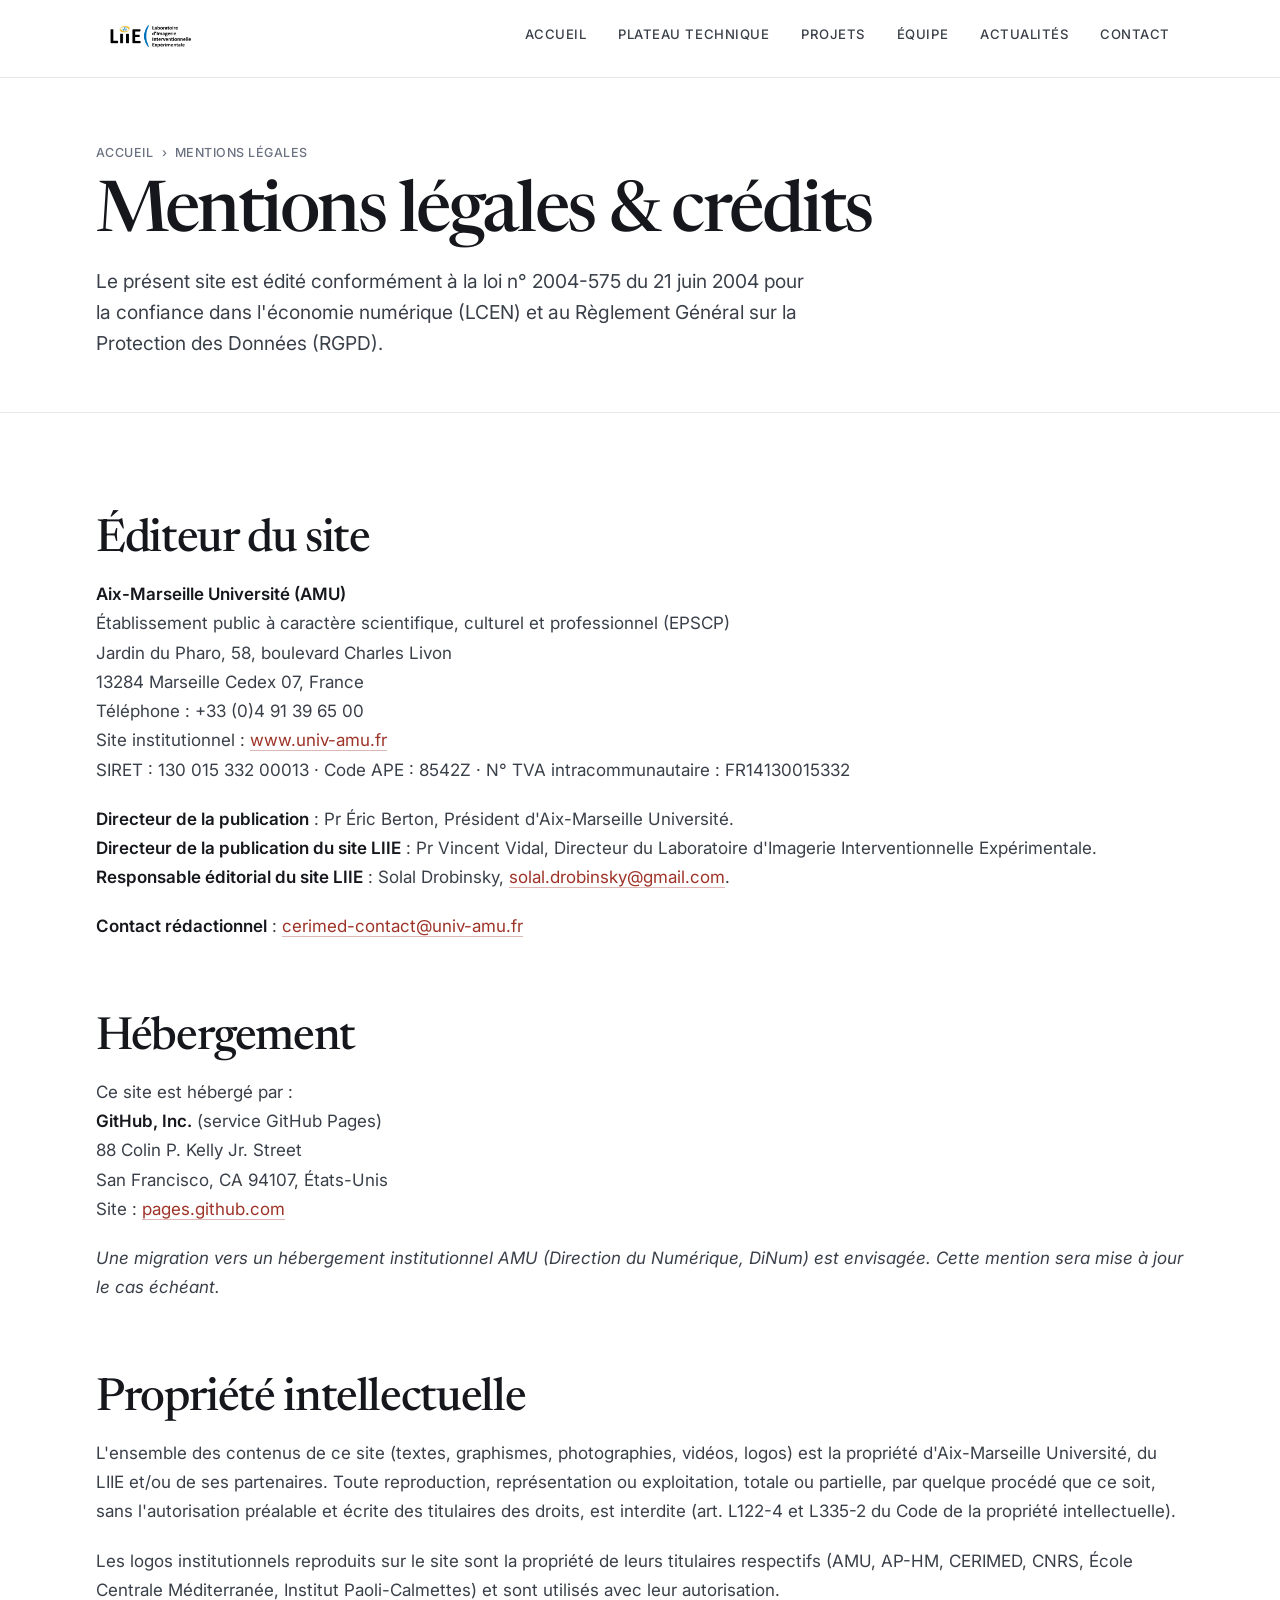
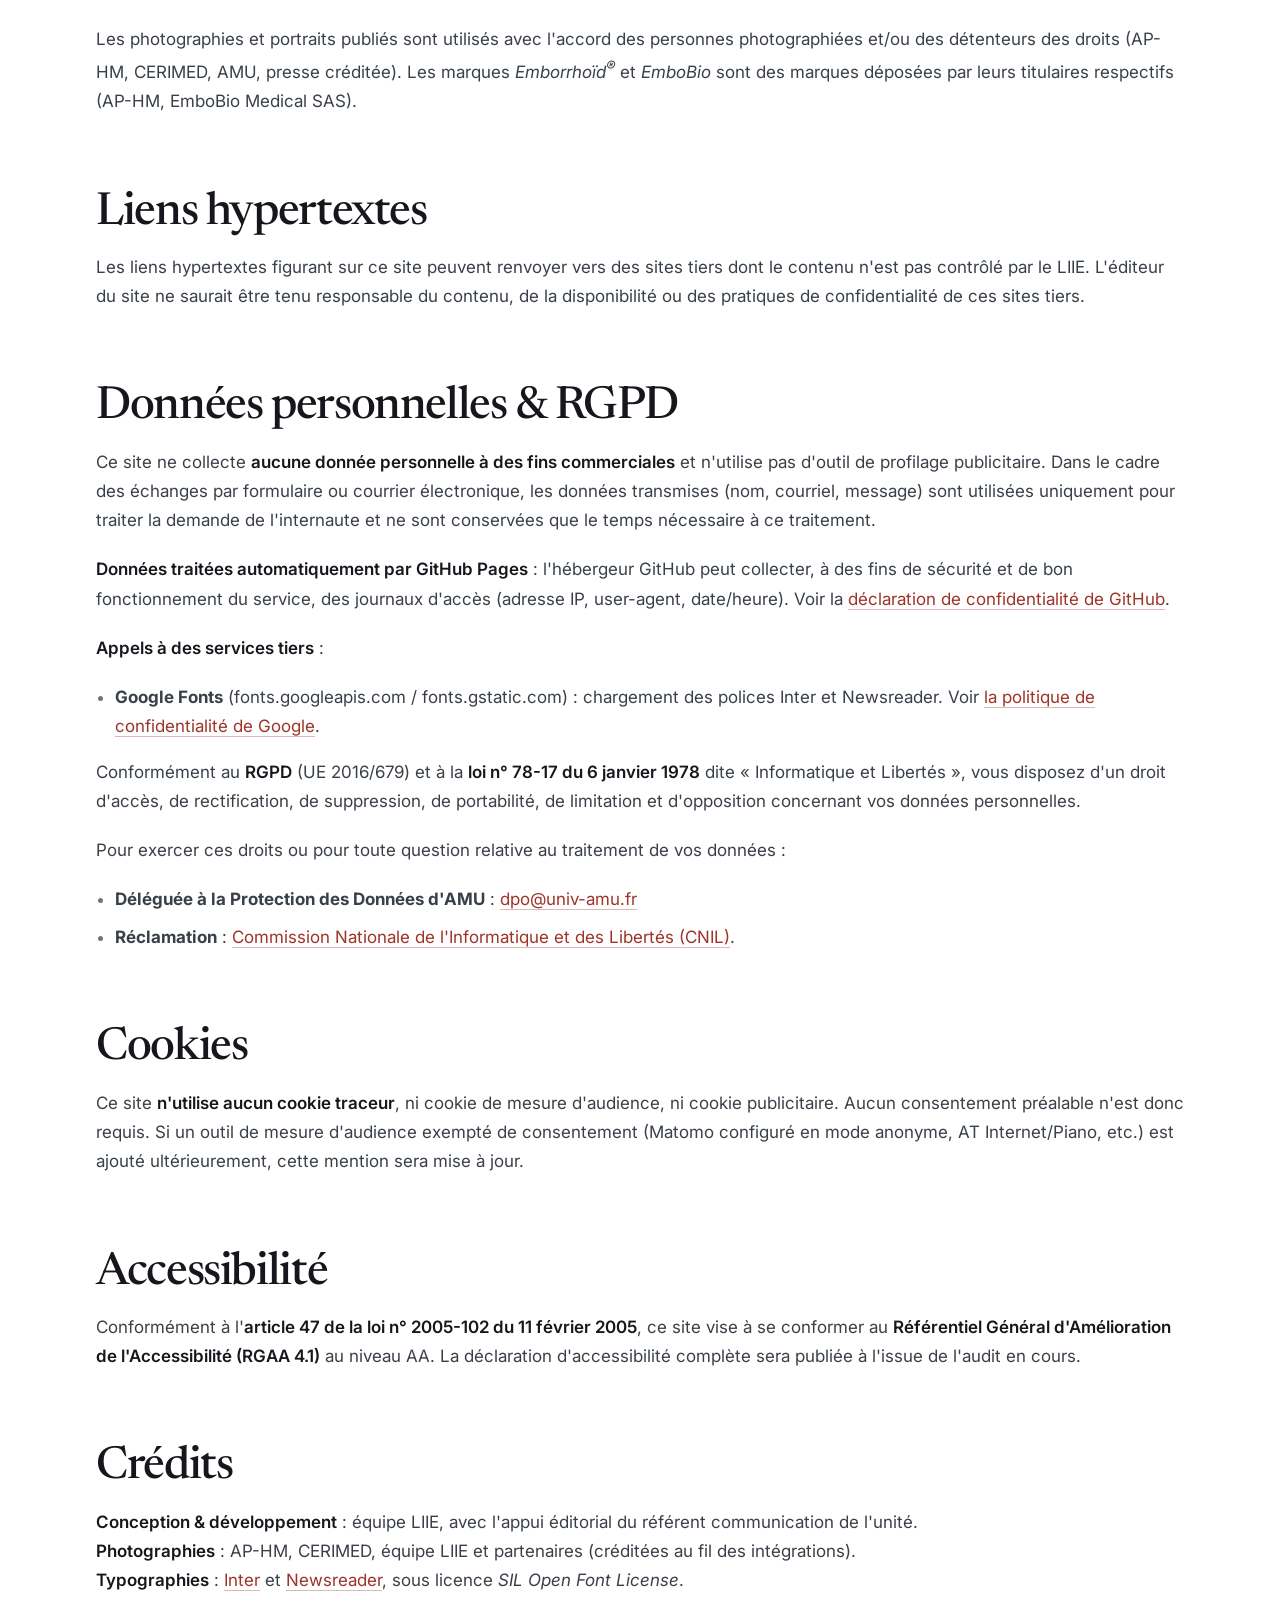
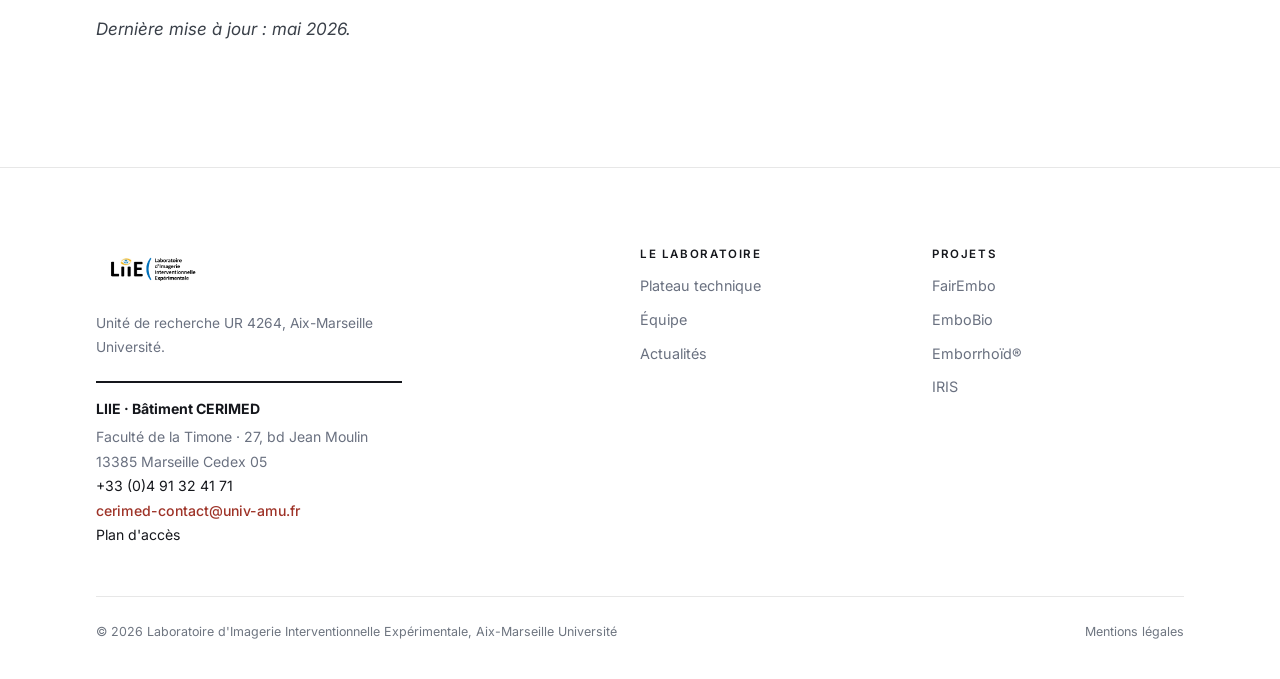
<file: mentions-legales.html>
<!DOCTYPE html>
<html lang="fr">
<head>
<meta charset="UTF-8" />
<meta name="viewport" content="width=device-width, initial-scale=1.0" />
<title>Mentions légales — LIIE</title>
<meta name="description" content="Mentions légales et crédits du site du Laboratoire d'Imagerie Interventionnelle Expérimentale (LIIE), Aix-Marseille Université." />
<link rel="preconnect" href="https://fonts.googleapis.com">
<link rel="preconnect" href="https://fonts.gstatic.com" crossorigin>
<link href="https://fonts.googleapis.com/css2?family=Inter:wght@400;500;600&family=Newsreader:ital,opsz,wght@0,6..72,400;0,6..72,500;0,6..72,600;1,6..72,400;1,6..72,500&display=swap" rel="stylesheet">
<link rel="stylesheet" href="css/style.css" />
<link rel="icon" href="favicon-16.png" type="image/png" sizes="16x16">
<link rel="icon" href="favicon-32.png" type="image/png" sizes="32x32">
<link rel="icon" href="favicon-192.png" type="image/png" sizes="192x192">
<link rel="apple-touch-icon" href="apple-touch-icon.png">
<meta name="theme-color" content="#FFFFFF">
<meta property="og:type" content="website">
<meta property="og:title" content="Mentions légales — LIIE">
<meta property="og:description" content="Mentions légales et crédits du site du Laboratoire d'Imagerie Interventionnelle Expérimentale (LIIE), Aix-Marseille Université.">
<meta property="og:locale" content="fr_FR">
<meta property="og:image" content="https://solald.github.io/site-liie/assets/images/logo-liie.png">
<link rel="canonical" href="https://solald.github.io/site-liie/mentions-legales.html">
<meta property="og:url" content="https://solald.github.io/site-liie/mentions-legales.html">
<meta name="referrer" content="strict-origin-when-cross-origin">
</head>
<body>

<a class="skip-link" href="#main">Aller au contenu principal</a>

<!-- HEADER -->
<header class="site-header">
  <nav class="nav" aria-label="Navigation principale">
    <a class="brand" href="index.html" aria-label="LIIE — Accueil">
      <img class="brand-logo" src="assets/images/logo-liie.png" alt="LIIE — Laboratoire d'Imagerie Interventionnelle Expérimentale" width="220" height="94">
    </a>
    <button class="nav-toggle" aria-label="Ouvrir le menu" aria-expanded="false">
      <svg viewBox="0 0 24 24" fill="none" stroke="currentColor" stroke-width="2" stroke-linecap="round">
        <line x1="3" y1="6" x2="21" y2="6"/><line x1="3" y1="12" x2="21" y2="12"/><line x1="3" y1="18" x2="21" y2="18"/>
      </svg>
    </button>
    <ul class="nav-links">
      <li><a href="index.html">Accueil</a></li>
      <li><a href="laboratoire.html">Plateau technique</a></li>
      <li><a href="projets.html">Projets</a></li>
      <li><a href="equipe.html">Équipe</a></li>
      <li><a href="actualites.html">Actualités</a></li>
      <li><a href="contact.html">Contact</a></li>
    </ul>
  </nav>
</header>

<main id="main">
<!-- PAGE HEADER -->
<section class="page-header">
  <div class="container">
    <nav class="breadcrumb" aria-label="Fil d'Ariane">
      <a href="index.html">Accueil</a><span>›</span>Mentions légales
    </nav>
    <h1>Mentions légales &amp; crédits</h1>
    <p class="lead">Le présent site est édité conformément à la loi n° 2004-575 du 21 juin 2004 pour la confiance dans l'économie numérique (LCEN) et au Règlement Général sur la Protection des Données (RGPD).</p>
  </div>
</section>

<!-- CORPS -->
<section class="section">
  <div class="container">
    <div class="prose">

      <h2>Éditeur du site</h2>
      <p>
        <strong>Aix-Marseille Université (AMU)</strong><br>
        Établissement public à caractère scientifique, culturel et professionnel (EPSCP)<br>
        Jardin du Pharo, 58, boulevard Charles Livon<br>
        13284 Marseille Cedex 07, France<br>
        Téléphone&nbsp;: +33 (0)4 91 39 65 00<br>
        Site institutionnel&nbsp;: <a href="https://www.univ-amu.fr" target="_blank" rel="noopener noreferrer">www.univ-amu.fr</a><br>
        SIRET&nbsp;: 130 015 332 00013 · Code APE&nbsp;: 8542Z · N° TVA intracommunautaire&nbsp;: FR14130015332
      </p>
      <p>
        <strong>Directeur de la publication</strong>&nbsp;: Pr Éric Berton, Président d'Aix-Marseille Université.<br>
        <strong>Directeur de la publication du site LIIE</strong>&nbsp;: Pr Vincent Vidal, Directeur du Laboratoire d'Imagerie Interventionnelle Expérimentale.<br>
        <strong>Responsable éditorial du site LIIE</strong>&nbsp;: Solal Drobinsky, <a href="mailto:solal.drobinsky@gmail.com">solal.drobinsky@gmail.com</a>.
      </p>
      <p><strong>Contact rédactionnel</strong>&nbsp;: <a href="mailto:cerimed-contact@univ-amu.fr">cerimed-contact@univ-amu.fr</a></p>

      <h2>Hébergement</h2>
      <p>
        Ce site est hébergé par&nbsp;:<br>
        <strong>GitHub, Inc.</strong> (service GitHub Pages)<br>
        88 Colin P. Kelly Jr. Street<br>
        San Francisco, CA 94107, États-Unis<br>
        Site&nbsp;: <a href="https://pages.github.com" target="_blank" rel="noopener noreferrer">pages.github.com</a>
      </p>
      <p><em>Une migration vers un hébergement institutionnel AMU (Direction du Numérique, DiNum) est envisagée. Cette mention sera mise à jour le cas échéant.</em></p>

      <h2>Propriété intellectuelle</h2>
      <p>L'ensemble des contenus de ce site (textes, graphismes, photographies, vidéos, logos) est la propriété d'Aix-Marseille Université, du LIIE et/ou de ses partenaires. Toute reproduction, représentation ou exploitation, totale ou partielle, par quelque procédé que ce soit, sans l'autorisation préalable et écrite des titulaires des droits, est interdite (art. L122-4 et L335-2 du Code de la propriété intellectuelle).</p>
      <p>Les logos institutionnels reproduits sur le site sont la propriété de leurs titulaires respectifs (AMU, AP-HM, CERIMED, CNRS, École Centrale Méditerranée, Institut Paoli-Calmettes) et sont utilisés avec leur autorisation.</p>
      <p>Les photographies et portraits publiés sont utilisés avec l'accord des personnes photographiées et/ou des détenteurs des droits (AP-HM, CERIMED, AMU, presse créditée). Les marques <em>Emborrhoïd<sup>®</sup></em> et <em>EmboBio</em> sont des marques déposées par leurs titulaires respectifs (AP-HM, EmboBio Medical SAS).</p>

      <h2>Liens hypertextes</h2>
      <p>Les liens hypertextes figurant sur ce site peuvent renvoyer vers des sites tiers dont le contenu n'est pas contrôlé par le LIIE. L'éditeur du site ne saurait être tenu responsable du contenu, de la disponibilité ou des pratiques de confidentialité de ces sites tiers.</p>

      <h2>Données personnelles &amp; RGPD</h2>
      <p>Ce site ne collecte <strong>aucune donnée personnelle à des fins commerciales</strong> et n'utilise pas d'outil de profilage publicitaire. Dans le cadre des échanges par formulaire ou courrier électronique, les données transmises (nom, courriel, message) sont utilisées uniquement pour traiter la demande de l'internaute et ne sont conservées que le temps nécessaire à ce traitement.</p>
      <p><strong>Données traitées automatiquement par GitHub Pages</strong>&nbsp;: l'hébergeur GitHub peut collecter, à des fins de sécurité et de bon fonctionnement du service, des journaux d'accès (adresse IP, user-agent, date/heure). Voir la <a href="https://docs.github.com/en/site-policy/privacy-policies/github-general-privacy-statement" target="_blank" rel="noopener noreferrer">déclaration de confidentialité de GitHub</a>.</p>
      <p><strong>Appels à des services tiers</strong>&nbsp;:</p>
      <ul>
        <li><strong>Google Fonts</strong> (fonts.googleapis.com / fonts.gstatic.com) : chargement des polices Inter et Newsreader. Voir <a href="https://policies.google.com/privacy" target="_blank" rel="noopener noreferrer">la politique de confidentialité de Google</a>.</li>
      </ul>
      <p>Conformément au <strong>RGPD</strong> (UE 2016/679) et à la <strong>loi n° 78-17 du 6 janvier 1978</strong> dite « Informatique et Libertés », vous disposez d'un droit d'accès, de rectification, de suppression, de portabilité, de limitation et d'opposition concernant vos données personnelles.</p>
      <p>Pour exercer ces droits ou pour toute question relative au traitement de vos données&nbsp;:</p>
      <ul>
        <li><strong>Déléguée à la Protection des Données d'AMU</strong>&nbsp;: <a href="mailto:dpo@univ-amu.fr">dpo@univ-amu.fr</a></li>
        <li><strong>Réclamation</strong>&nbsp;: <a href="https://www.cnil.fr/fr/plaintes" target="_blank" rel="noopener noreferrer">Commission Nationale de l'Informatique et des Libertés (CNIL)</a>.</li>
      </ul>

      <h2>Cookies</h2>
      <p>Ce site <strong>n'utilise aucun cookie traceur</strong>, ni cookie de mesure d'audience, ni cookie publicitaire. Aucun consentement préalable n'est donc requis. Si un outil de mesure d'audience exempté de consentement (Matomo configuré en mode anonyme, AT Internet/Piano, etc.) est ajouté ultérieurement, cette mention sera mise à jour.</p>

      <h2>Accessibilité</h2>
      <p>Conformément à l'<strong>article 47 de la loi n° 2005-102 du 11 février 2005</strong>, ce site vise à se conformer au <strong>Référentiel Général d'Amélioration de l'Accessibilité (RGAA 4.1)</strong> au niveau AA. La déclaration d'accessibilité complète sera publiée à l'issue de l'audit en cours.</p>

      <h2>Crédits</h2>
      <p>
        <strong>Conception &amp; développement</strong>&nbsp;: équipe LIIE, avec l'appui éditorial du référent communication de l'unité.<br>
        <strong>Photographies</strong>&nbsp;: AP-HM, CERIMED, équipe LIIE et partenaires (créditées au fil des intégrations).<br>
        <strong>Typographies</strong>&nbsp;: <a href="https://fonts.google.com/specimen/Inter" target="_blank" rel="noopener noreferrer">Inter</a> et <a href="https://fonts.google.com/specimen/Newsreader" target="_blank" rel="noopener noreferrer">Newsreader</a>, sous licence <em>SIL Open Font License</em>.
      </p>

      <p><em>Dernière mise à jour&nbsp;: mai 2026.</em></p>

    </div>
  </div>
</section>

</main>

<!-- FOOTER -->
<footer class="site-footer">
  <div class="container">
    <div class="footer-grid">
      <div>
        <img class="footer-logo" src="assets/images/logo-liie.png" alt="LIIE" width="220" height="94">
        <p>Unité de recherche UR 4264, Aix-Marseille Université.</p>
        <address class="footer-contact">
          <strong>LIIE · Bâtiment CERIMED</strong>
          Faculté de la Timone · 27, bd Jean Moulin<br>13385 Marseille Cedex 05<br>
          <a href="tel:+33491324171">+33 (0)4 91 32 41 71</a><br>
          <a class="em" href="mailto:cerimed-contact@univ-amu.fr">cerimed-contact@univ-amu.fr</a><br>
          <a href="https://www.google.com/maps/search/?api=1&amp;query=Facult%C3%A9+de+M%C3%A9decine+de+la+Timone%2C+27+boulevard+Jean+Moulin%2C+13385+Marseille" target="_blank" rel="noopener noreferrer">Plan d'accès</a>
        </address>
      </div>
      <div>
        <h4>Le laboratoire</h4>
        <ul>
          <li><a href="laboratoire.html">Plateau technique</a></li>
          <li><a href="equipe.html">Équipe</a></li>
          <li><a href="actualites.html">Actualités</a></li>
        </ul>
      </div>
      <div>
        <h4>Projets</h4>
        <ul>
          <li><a href="projets/fairembo.html">FairEmbo</a></li>
          <li><a href="projets/embobio.html">EmboBio</a></li>
          <li><a href="projets/emborrhoid.html">Emborrhoïd®</a></li>
          <li><a href="projets/iris.html">IRIS</a></li>
        </ul>
      </div>
    </div>
    <div class="footer-bottom">
      <span>© 2026 Laboratoire d'Imagerie Interventionnelle Expérimentale, Aix-Marseille Université</span>
      <span><a href="mentions-legales.html">Mentions légales</a></span>
    </div>
  </div>
</footer>

<script src="js/main.js"></script>
</body>
</html>
</file>
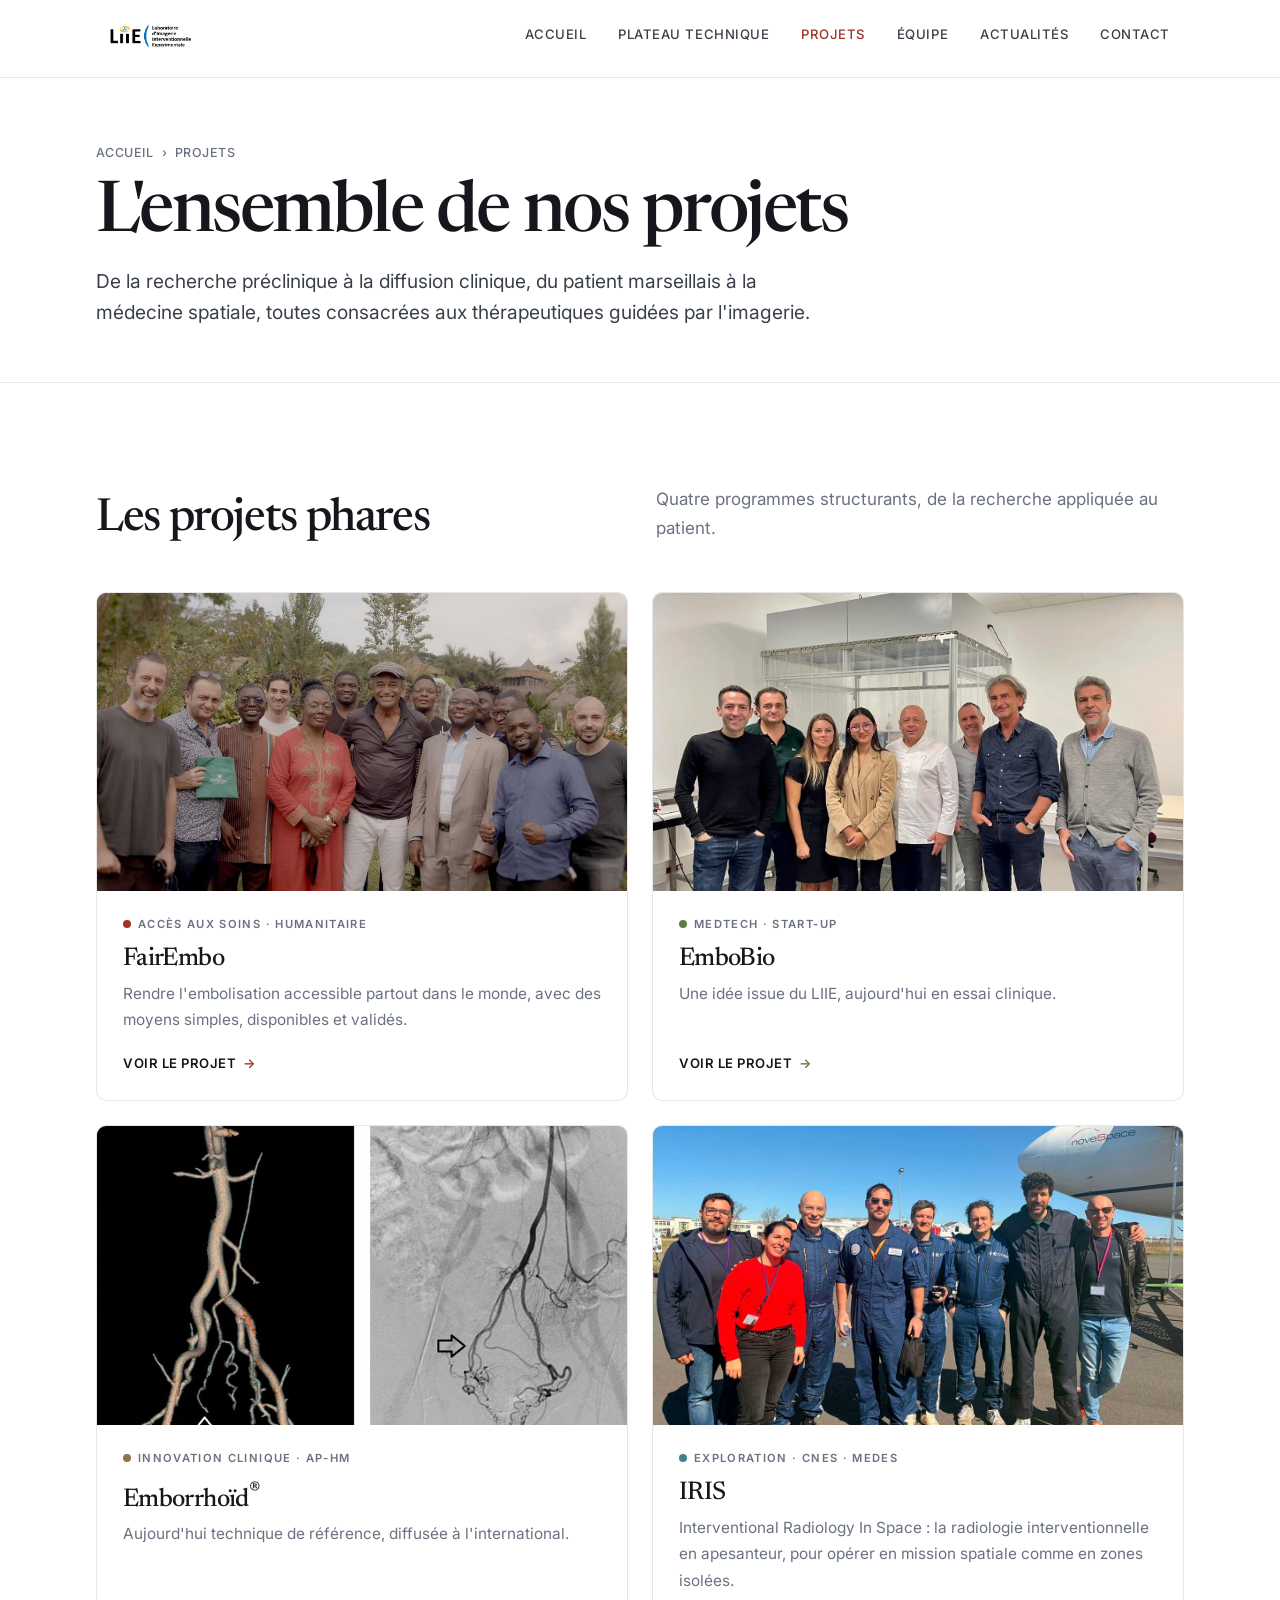
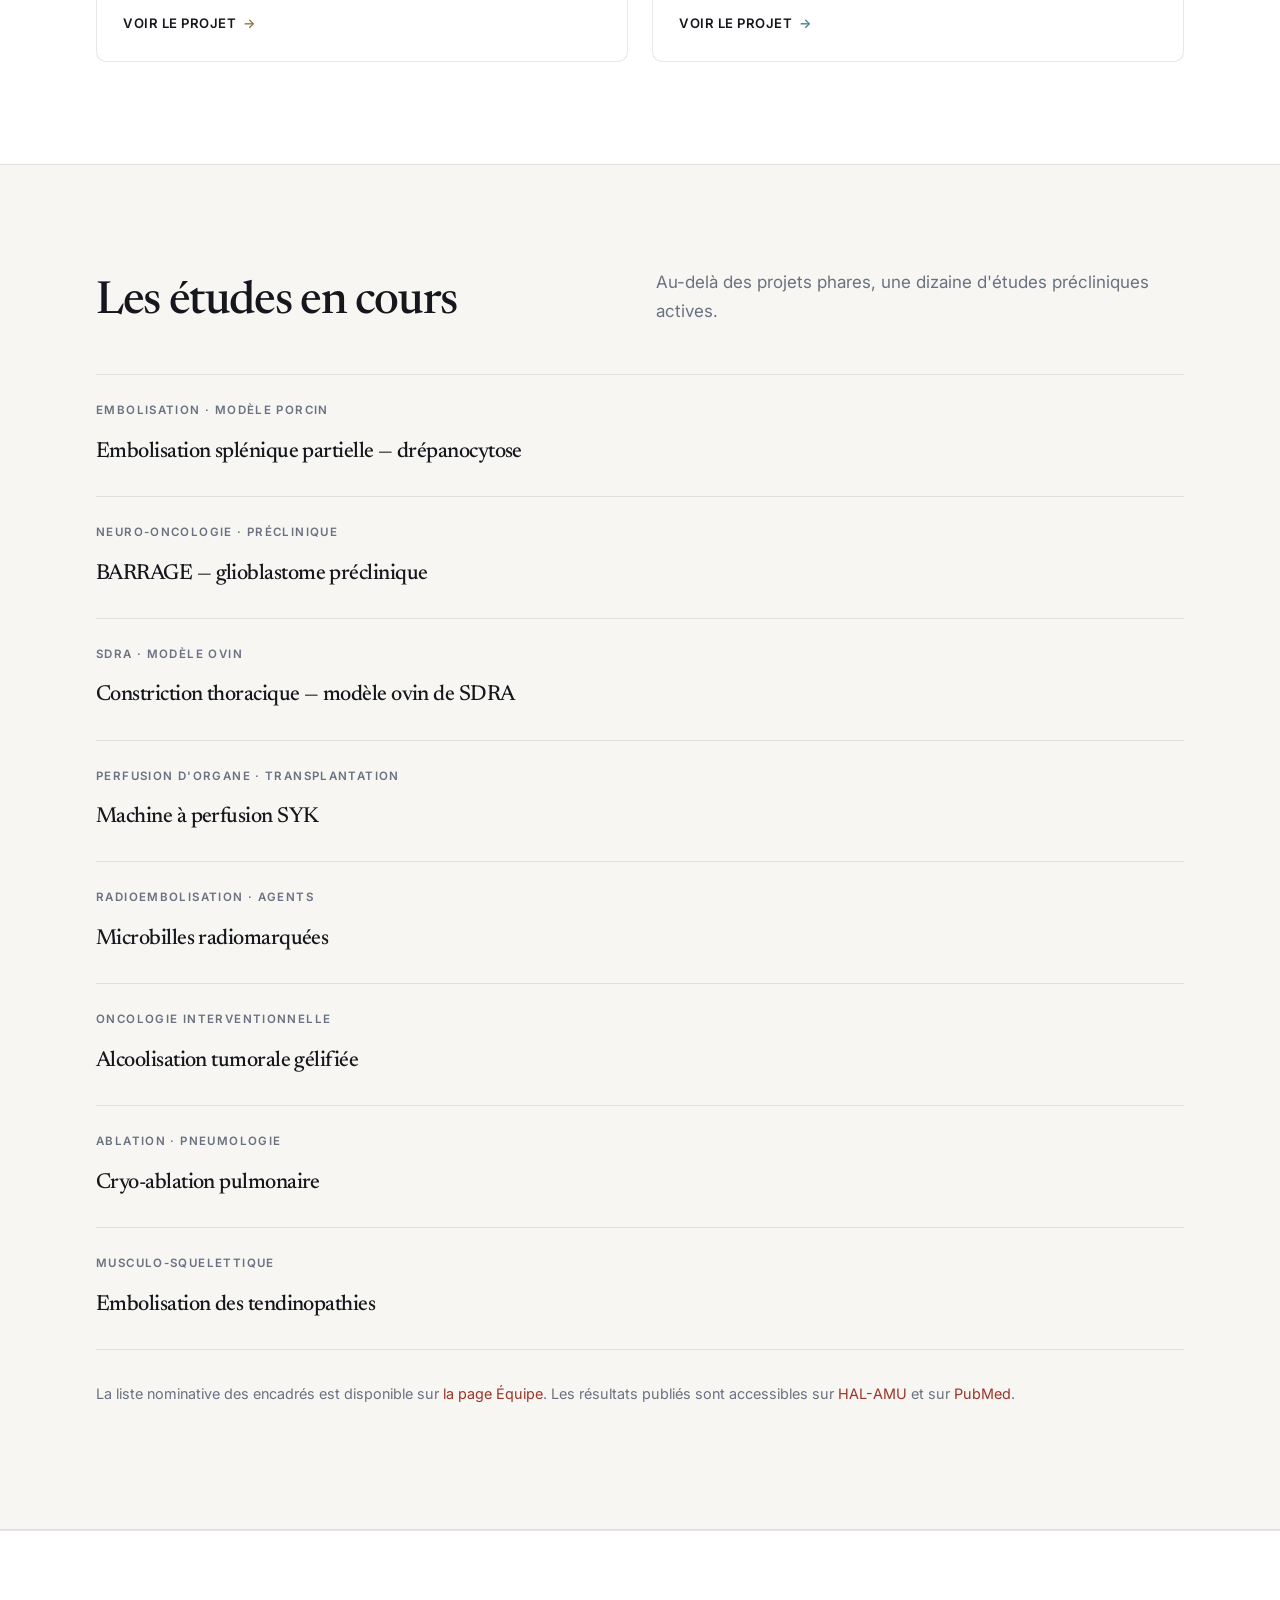
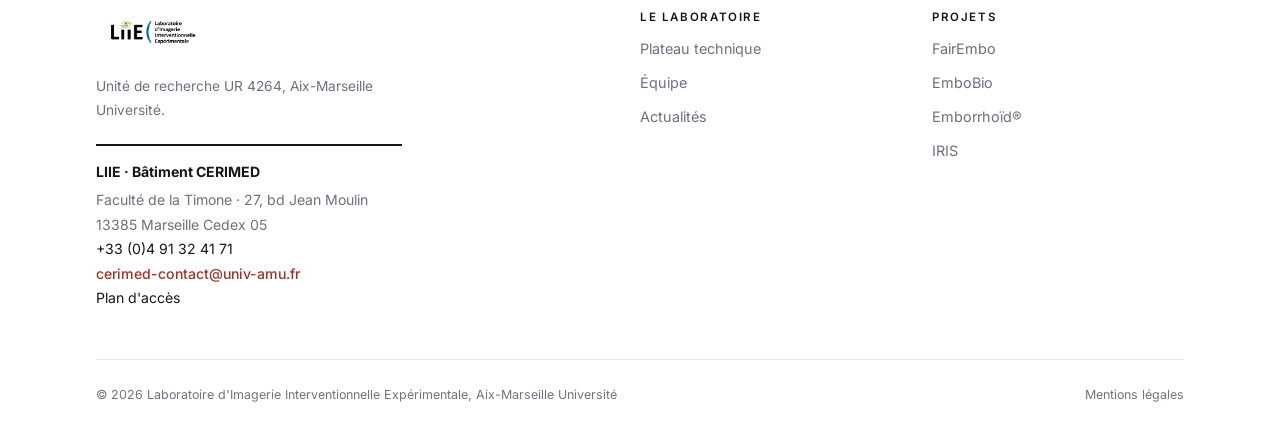
<file: projets.html>
<!DOCTYPE html>
<html lang="fr">
<head>
<meta charset="UTF-8" />
<meta name="viewport" content="width=device-width, initial-scale=1.0" />
<title>Projets — LIIE</title>
<meta name="description" content="Les projets du LIIE : FairEmbo, EmboBio, Emborrhoïd®, IRIS — quatre projets phares et une dizaine d'études précliniques en cours." />
<link rel="preconnect" href="https://fonts.googleapis.com">
<link rel="preconnect" href="https://fonts.gstatic.com" crossorigin>
<link href="https://fonts.googleapis.com/css2?family=Inter:wght@400;500;600&family=Newsreader:ital,opsz,wght@0,6..72,400;0,6..72,500;0,6..72,600;1,6..72,400;1,6..72,500&display=swap" rel="stylesheet">
<link rel="stylesheet" href="css/style.css" />
<link rel="icon" href="favicon-16.png" type="image/png" sizes="16x16">
<link rel="icon" href="favicon-32.png" type="image/png" sizes="32x32">
<link rel="icon" href="favicon-192.png" type="image/png" sizes="192x192">
<link rel="apple-touch-icon" href="apple-touch-icon.png">
<meta name="theme-color" content="#FFFFFF">
<meta property="og:type" content="website">
<meta property="og:title" content="Projets — LIIE">
<meta property="og:description" content="Les projets du LIIE : FairEmbo, EmboBio, Emborrhoïd®, IRIS — quatre projets phares et une dizaine d'études précliniques en cours.">
<meta property="og:locale" content="fr_FR">
<meta property="og:image" content="https://solald.github.io/site-liie/assets/images/logo-liie.png">
<link rel="canonical" href="https://solald.github.io/site-liie/projets.html">
<meta property="og:url" content="https://solald.github.io/site-liie/projets.html">
<meta name="referrer" content="strict-origin-when-cross-origin">
</head>
<body>

<a class="skip-link" href="#main">Aller au contenu principal</a>

<!-- HEADER -->
<header class="site-header">
  <nav class="nav" aria-label="Navigation principale">
    <a class="brand" href="index.html" aria-label="LIIE — Accueil">
      <img class="brand-logo" src="assets/images/logo-liie.png" alt="LIIE — Laboratoire d'Imagerie Interventionnelle Expérimentale" width="220" height="94">
    </a>
    <button class="nav-toggle" aria-label="Ouvrir le menu" aria-expanded="false">
      <svg viewBox="0 0 24 24" fill="none" stroke="currentColor" stroke-width="2" stroke-linecap="round">
        <line x1="3" y1="6" x2="21" y2="6"/><line x1="3" y1="12" x2="21" y2="12"/><line x1="3" y1="18" x2="21" y2="18"/>
      </svg>
    </button>
    <ul class="nav-links">
      <li><a href="index.html">Accueil</a></li>
      <li><a href="laboratoire.html">Plateau technique</a></li>
      <li><a href="projets.html" class="active">Projets</a></li>
      <li><a href="equipe.html">Équipe</a></li>
      <li><a href="actualites.html">Actualités</a></li>
      <li><a href="contact.html">Contact</a></li>
    </ul>
  </nav>
</header>

<main id="main">

<!-- PAGE HEADER -->
<section class="page-header">
  <div class="container">
    <nav class="breadcrumb" aria-label="Fil d'Ariane">
      <a href="index.html">Accueil</a><span>›</span>Projets
    </nav>
    <h1>L'ensemble de nos projets</h1>
    <p class="lead">De la recherche préclinique à la diffusion clinique, du patient marseillais à la médecine spatiale, toutes consacrées aux thérapeutiques guidées par l'imagerie.</p>
  </div>
</section>

<!-- PROJETS PHARES -->
<section class="section">
  <div class="container">
    <div class="section-head reveal">
      <h2>Les projets phares</h2>
      <p>Quatre programmes structurants, de la recherche appliquée au patient.</p>
    </div>
    <div class="projects reveal">

      <a class="project-card tag-fairembo" href="projets/fairembo.html">
        <div class="thumb"><img src="assets/images/fairembo-noah-team.jpeg" alt="Mission FairEmbo — équipe médicale sur le terrain." loading="lazy" decoding="async"></div>
        <div class="body">
          <span class="project-tag">Accès aux soins · Humanitaire</span>
          <h3>FairEmbo</h3>
          <p>Rendre l'embolisation accessible partout dans le monde, avec des moyens simples, disponibles et validés.</p>
          <span class="more">Voir le projet</span>
        </div>
      </a>

      <a class="project-card tag-embobio" href="projets/embobio.html">
        <div class="thumb"><img src="assets/images/projet-embobio.jpg" alt="EmboBio — dispositif d'embolisation à base d'agar-agar." loading="lazy" decoding="async"></div>
        <div class="body">
          <span class="project-tag">MedTech · Start-up</span>
          <h3>EmboBio</h3>
          <p>Une idée issue du LIIE, aujourd'hui en essai clinique.</p>
          <span class="more">Voir le projet</span>
        </div>
      </a>

      <a class="project-card tag-emborrhoid" href="projets/emborrhoid.html">
        <div class="thumb"><img src="assets/images/projet-emborrhoid.jpg" alt="Emborrhoïd® — embolisation des artères rectales supérieures." loading="lazy" decoding="async"></div>
        <div class="body">
          <span class="project-tag">Innovation clinique · AP-HM</span>
          <h3>Emborrhoïd<sup>®</sup></h3>
          <p>Aujourd'hui technique de référence, diffusée à l'international.</p>
          <span class="more">Voir le projet</span>
        </div>
      </a>

      <a class="project-card tag-iris" href="projets/iris.html">
        <div class="thumb"><img src="assets/images/projet-iris.jpg" alt="IRIS — radiologie interventionnelle en apesanteur, vol parabolique Zéro-G." loading="lazy" decoding="async"></div>
        <div class="body">
          <span class="project-tag">Exploration · CNES · MEDES</span>
          <h3>IRIS</h3>
          <p>Interventional Radiology In Space : la radiologie interventionnelle en apesanteur, pour opérer en mission spatiale comme en zones isolées.</p>
          <span class="more">Voir le projet</span>
        </div>
      </a>

    </div>
  </div>
</section>

<!-- ÉTUDES EN COURS -->
<section class="section section-alt" id="en-cours">
  <div class="container">
    <div class="section-head reveal">
      <h2>Les études en cours</h2>
      <p>Au-delà des projets phares, une dizaine d'études précliniques actives.</p>
    </div>
    <div class="news news--nodate reveal">

      <article class="news-item">
        <div class="news-main">
          <p class="kicker">Embolisation · Modèle porcin</p>
          <h3>Embolisation splénique partielle — drépanocytose</h3>
        </div>
      </article>

      <article class="news-item">
        <div class="news-main">
          <p class="kicker">Neuro-oncologie · Préclinique</p>
          <h3>BARRAGE — glioblastome préclinique</h3>
        </div>
      </article>

      <article class="news-item">
        <div class="news-main">
          <p class="kicker">SDRA · Modèle ovin</p>
          <h3>Constriction thoracique — modèle ovin de SDRA</h3>
        </div>
      </article>

      <article class="news-item">
        <div class="news-main">
          <p class="kicker">Perfusion d'organe · Transplantation</p>
          <h3>Machine à perfusion SYK</h3>
        </div>
      </article>

      <article class="news-item">
        <div class="news-main">
          <p class="kicker">Radioembolisation · Agents</p>
          <h3>Microbilles radiomarquées</h3>
        </div>
      </article>

      <article class="news-item">
        <div class="news-main">
          <p class="kicker">Oncologie interventionnelle</p>
          <h3>Alcoolisation tumorale gélifiée</h3>
        </div>
      </article>

      <article class="news-item">
        <div class="news-main">
          <p class="kicker">Ablation · Pneumologie</p>
          <h3>Cryo-ablation pulmonaire</h3>
        </div>
      </article>

      <article class="news-item">
        <div class="news-main">
          <p class="kicker">Musculo-squelettique</p>
          <h3>Embolisation des tendinopathies</h3>
        </div>
      </article>

    </div>
    <p style="margin-top:var(--sp-6);color:var(--mute);font-size:.9rem;">La liste nominative des encadrés est disponible sur <a href="equipe.html">la page Équipe</a>. Les résultats publiés sont accessibles sur <a href="https://amu.hal.science/" target="_blank" rel="noopener noreferrer">HAL-AMU</a> et sur <a href="https://pubmed.ncbi.nlm.nih.gov/?term=LIIE+Marseille+OR+FairEmbo+OR+Emborrhoid" target="_blank" rel="noopener noreferrer">PubMed</a>.</p>
  </div>
</section>

</main>

<!-- FOOTER -->
<footer class="site-footer">
  <div class="container">
    <div class="footer-grid">
      <div>
        <img class="footer-logo" src="assets/images/logo-liie.png" alt="LIIE" width="220" height="94">
        <p>Unité de recherche UR 4264, Aix-Marseille Université.</p>
        <address class="footer-contact">
          <strong>LIIE · Bâtiment CERIMED</strong>
          Faculté de la Timone · 27, bd Jean Moulin<br>13385 Marseille Cedex 05<br>
          <a href="tel:+33491324171">+33 (0)4 91 32 41 71</a><br>
          <a class="em" href="mailto:cerimed-contact@univ-amu.fr">cerimed-contact@univ-amu.fr</a><br>
          <a href="https://www.google.com/maps/search/?api=1&amp;query=Facult%C3%A9+de+M%C3%A9decine+de+la+Timone%2C+27+boulevard+Jean+Moulin%2C+13385+Marseille" target="_blank" rel="noopener noreferrer">Plan d'accès</a>
        </address>
      </div>
      <div>
        <h4>Le laboratoire</h4>
        <ul>
          <li><a href="laboratoire.html">Plateau technique</a></li>
          <li><a href="equipe.html">Équipe</a></li>
          <li><a href="actualites.html">Actualités</a></li>
        </ul>
      </div>
      <div>
        <h4>Projets</h4>
        <ul>
          <li><a href="projets/fairembo.html">FairEmbo</a></li>
          <li><a href="projets/embobio.html">EmboBio</a></li>
          <li><a href="projets/emborrhoid.html">Emborrhoïd®</a></li>
          <li><a href="projets/iris.html">IRIS</a></li>
        </ul>
      </div>
    </div>
    <div class="footer-bottom">
      <span>© 2026 Laboratoire d'Imagerie Interventionnelle Expérimentale, Aix-Marseille Université</span>
      <span><a href="mentions-legales.html">Mentions légales</a></span>
    </div>
  </div>
</footer>

<script src="js/main.js"></script>
</body>
</html>
</file>
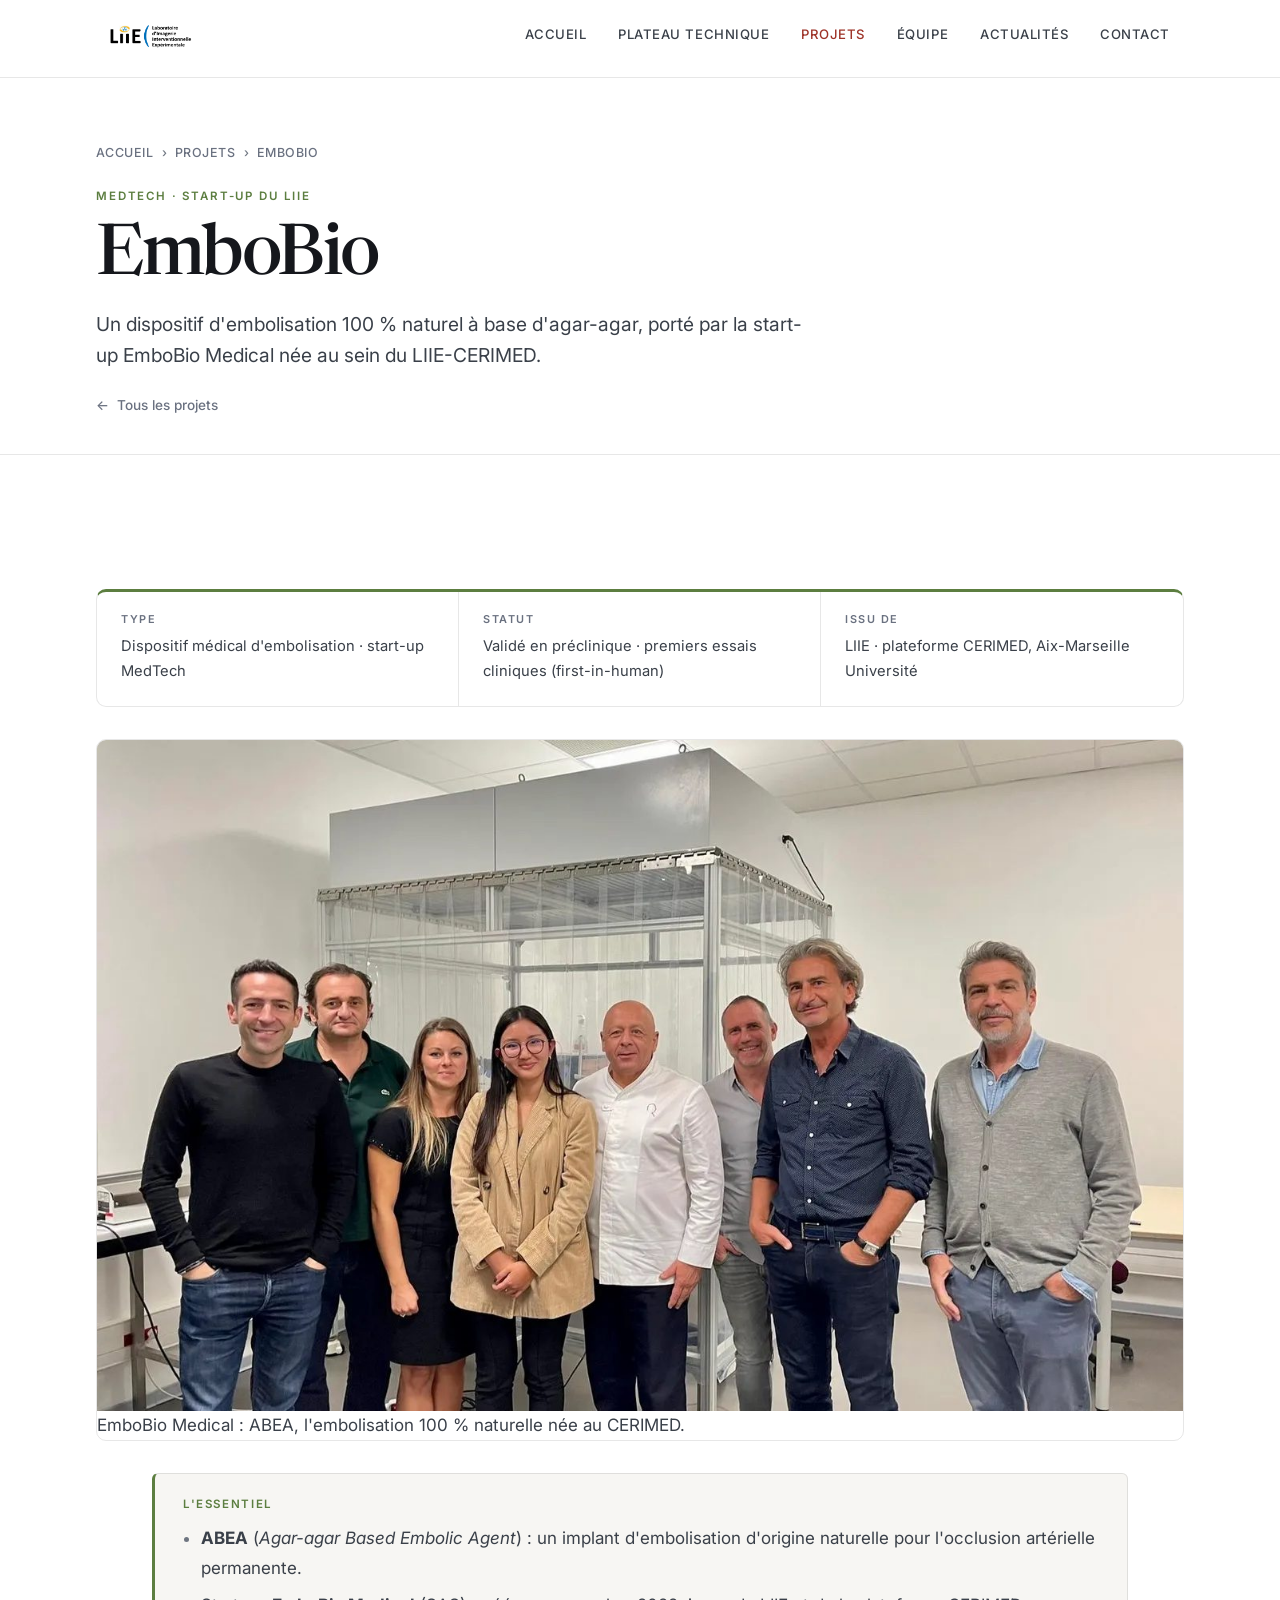
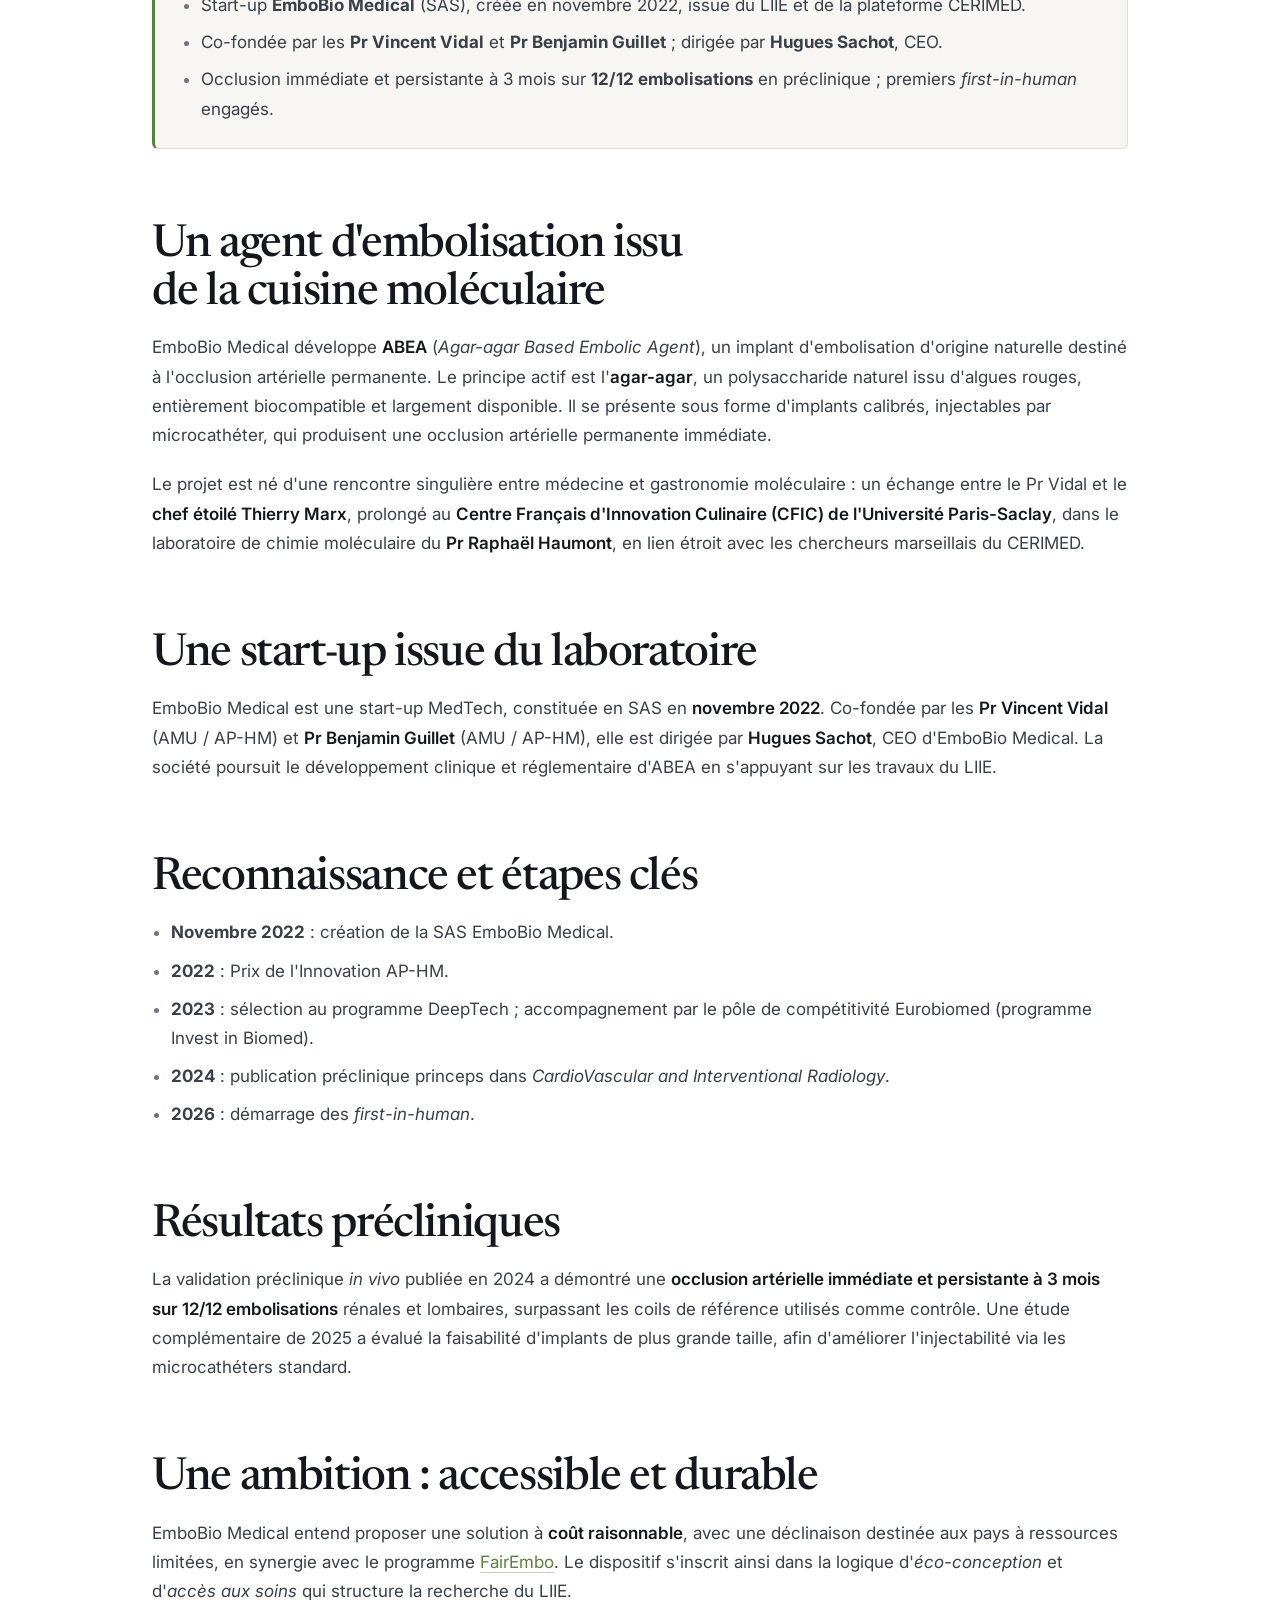
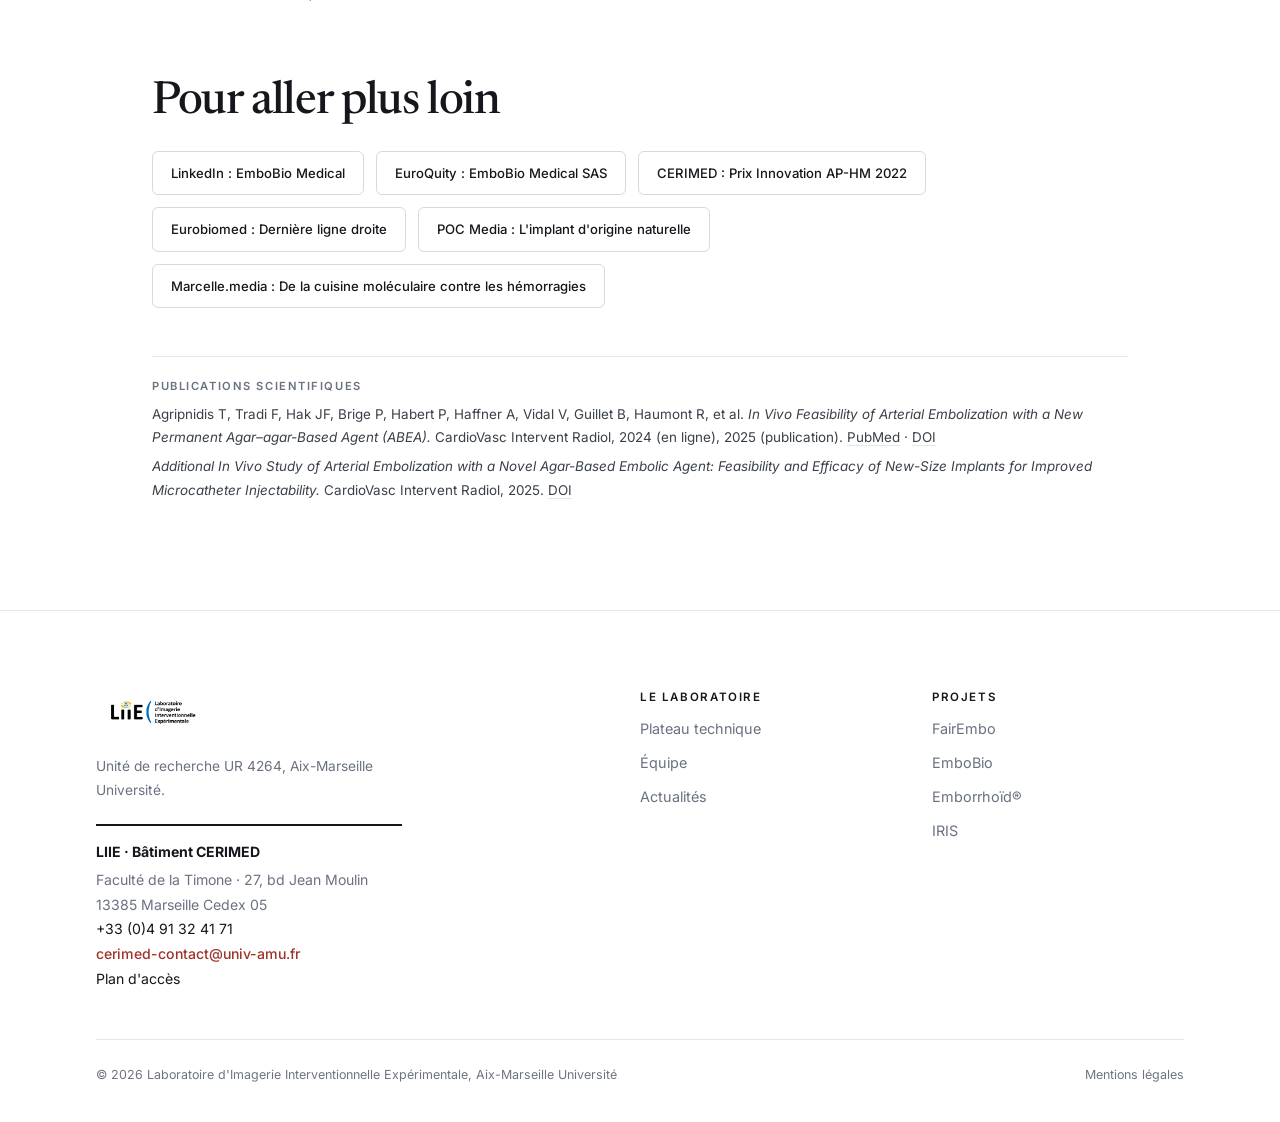
<file: projets/embobio.html>
<!DOCTYPE html>
<html lang="fr">
<head>
<meta charset="UTF-8" />
<meta name="viewport" content="width=device-width, initial-scale=1.0" />
<title>EmboBio — LIIE</title>
<meta name="description" content="EmboBio Medical développe ABEA, un dispositif d'embolisation 100 % naturel à base d'agar-agar. Start-up issue du LIIE-CERIMED, dirigée par Hugues Sachot." />
<link rel="preconnect" href="https://fonts.googleapis.com">
<link rel="preconnect" href="https://fonts.gstatic.com" crossorigin>
<link href="https://fonts.googleapis.com/css2?family=Inter:wght@400;500;600&family=Newsreader:ital,opsz,wght@0,6..72,400;0,6..72,500;0,6..72,600;1,6..72,400;1,6..72,500&display=swap" rel="stylesheet">
<link rel="stylesheet" href="../css/style.css" />
<link rel="icon" href="../favicon-16.png" type="image/png" sizes="16x16">
<link rel="icon" href="../favicon-32.png" type="image/png" sizes="32x32">
<link rel="icon" href="../favicon-192.png" type="image/png" sizes="192x192">
<link rel="apple-touch-icon" href="../apple-touch-icon.png">
<meta name="theme-color" content="#FFFFFF">
<meta property="og:type" content="website">
<meta property="og:title" content="EmboBio — LIIE">
<meta property="og:description" content="EmboBio Medical développe ABEA, un dispositif d'embolisation 100 % naturel à base d'agar-agar. Start-up issue du LIIE-CERIMED, dirigée par Hugues Sachot.">
<meta property="og:locale" content="fr_FR">
<meta property="og:image" content="https://solald.github.io/site-liie/assets/images/logo-liie.png">
<link rel="canonical" href="https://solald.github.io/site-liie/projets/embobio.html">
<meta property="og:url" content="https://solald.github.io/site-liie/projets/embobio.html">
<meta name="referrer" content="strict-origin-when-cross-origin">
</head>
<body>

<a class="skip-link" href="#main">Aller au contenu principal</a>

<!-- HEADER -->
<header class="site-header">
  <nav class="nav" aria-label="Navigation principale">
    <a class="brand" href="../index.html" aria-label="LIIE — Accueil">
      <img class="brand-logo" src="../assets/images/logo-liie.png" alt="LIIE — Laboratoire d'Imagerie Interventionnelle Expérimentale" width="220" height="94">
    </a>
    <button class="nav-toggle" aria-label="Ouvrir le menu" aria-expanded="false">
      <svg viewBox="0 0 24 24" fill="none" stroke="currentColor" stroke-width="2" stroke-linecap="round">
        <line x1="3" y1="6" x2="21" y2="6"/><line x1="3" y1="12" x2="21" y2="12"/><line x1="3" y1="18" x2="21" y2="18"/>
      </svg>
    </button>
    <ul class="nav-links">
      <li><a href="../index.html">Accueil</a></li>
      <li><a href="../laboratoire.html">Plateau technique</a></li>
      <li><a href="../projets.html" class="active">Projets</a></li>
      <li><a href="../equipe.html">Équipe</a></li>
      <li><a href="../actualites.html">Actualités</a></li>
      <li><a href="../contact.html">Contact</a></li>
    </ul>
  </nav>
</header>

<main id="main" class="theme-embobio">

  <!-- PAGE HEADER -->
  <section class="page-header">
    <div class="container">
      <nav class="breadcrumb" aria-label="Fil d'Ariane">
        <a href="../index.html">Accueil</a><span>›</span><a href="../projets.html">Projets</a><span>›</span>EmboBio
      </nav>
      <p class="eyebrow accent">MedTech · Start-up du LIIE</p>
      <h1>EmboBio</h1>
      <p class="lead">Un dispositif d'embolisation 100 % naturel à base d'agar-agar, porté par la start-up EmboBio Medical née au sein du LIIE-CERIMED.</p>
      <a class="back-link" href="../projets.html">Tous les projets</a>
    </div>
  </section>

  <section class="section">
    <div class="container">

      <!-- META -->
      <div class="project-meta-grid">
        <div>
          <h4>Type</h4>
          <p>Dispositif médical d'embolisation · start-up MedTech</p>
        </div>
        <div>
          <h4>Statut</h4>
          <p>Validé en préclinique · premiers essais cliniques (first-in-human)</p>
        </div>
        <div>
          <h4>Issu de</h4>
          <p>LIIE · plateforme CERIMED, Aix-Marseille Université</p>
        </div>
      </div>

      <!-- FEATURE IMAGE -->
      <figure class="project-feature">
        <img src="../assets/images/projet-embobio.jpg" alt="EmboBio Medical — dispositif d'embolisation à base d'agar-agar." loading="lazy" decoding="async">
        <figcaption>EmboBio Medical : ABEA, l'embolisation 100 % naturelle née au CERIMED.</figcaption>
      </figure>

      <!-- CORPS -->
      <div class="container prose">

        <div class="keypoints">
          <h4>L'essentiel</h4>
          <ul>
            <li><strong>ABEA</strong> (<em>Agar-agar Based Embolic Agent</em>) : un implant d'embolisation d'origine naturelle pour l'occlusion artérielle permanente.</li>
            <li>Start-up <strong>EmboBio Medical</strong> (SAS), créée en novembre 2022, issue du LIIE et de la plateforme CERIMED.</li>
            <li>Co-fondée par les <strong>Pr Vincent Vidal</strong> et <strong>Pr Benjamin Guillet</strong> ; dirigée par <strong>Hugues Sachot</strong>, CEO.</li>
            <li>Occlusion immédiate et persistante à 3 mois sur <strong>12/12 embolisations</strong> en préclinique ; premiers <em>first-in-human</em> engagés.</li>
          </ul>
        </div>

        <h2>Un agent d'embolisation issu de la cuisine moléculaire</h2>
        <p>EmboBio Medical développe <strong>ABEA</strong> (<em>Agar-agar Based Embolic Agent</em>), un implant d'embolisation d'origine naturelle destiné à l'occlusion artérielle permanente. Le principe actif est l'<strong>agar-agar</strong>, un polysaccharide naturel issu d'algues rouges, entièrement biocompatible et largement disponible. Il se présente sous forme d'implants calibrés, injectables par microcathéter, qui produisent une occlusion artérielle permanente immédiate.</p>
        <p>Le projet est né d'une rencontre singulière entre médecine et gastronomie moléculaire : un échange entre le Pr Vidal et le <strong>chef étoilé Thierry Marx</strong>, prolongé au <strong>Centre Français d'Innovation Culinaire (CFIC) de l'Université Paris-Saclay</strong>, dans le laboratoire de chimie moléculaire du <strong>Pr Raphaël Haumont</strong>, en lien étroit avec les chercheurs marseillais du CERIMED.</p>

        <h2>Une start-up issue du laboratoire</h2>
        <p>EmboBio Medical est une start-up MedTech, constituée en SAS en <strong>novembre 2022</strong>. Co-fondée par les <strong>Pr Vincent Vidal</strong> (AMU / AP-HM) et <strong>Pr Benjamin Guillet</strong> (AMU / AP-HM), elle est dirigée par <strong>Hugues Sachot</strong>, CEO d'EmboBio Medical. La société poursuit le développement clinique et réglementaire d'ABEA en s'appuyant sur les travaux du LIIE.</p>

        <h2>Reconnaissance et étapes clés</h2>
        <ul>
          <li><strong>Novembre 2022</strong> : création de la SAS EmboBio Medical.</li>
          <li><strong>2022</strong> : Prix de l'Innovation AP-HM.</li>
          <li><strong>2023</strong> : sélection au programme DeepTech ; accompagnement par le pôle de compétitivité Eurobiomed (programme Invest in Biomed).</li>
          <li><strong>2024</strong> : publication préclinique princeps dans <em>CardioVascular and Interventional Radiology</em>.</li>
          <li><strong>2026</strong> : démarrage des <em>first-in-human</em>.</li>
        </ul>

        <h2>Résultats précliniques</h2>
        <p>La validation préclinique <em>in vivo</em> publiée en 2024 a démontré une <strong>occlusion artérielle immédiate et persistante à 3 mois sur 12/12 embolisations</strong> rénales et lombaires, surpassant les coils de référence utilisés comme contrôle. Une étude complémentaire de 2025 a évalué la faisabilité d'implants de plus grande taille, afin d'améliorer l'injectabilité via les microcathéters standard.</p>

        <h2>Une ambition : accessible et durable</h2>
        <p>EmboBio Medical entend proposer une solution à <strong>coût raisonnable</strong>, avec une déclinaison destinée aux pays à ressources limitées, en synergie avec le programme <a href="fairembo.html">FairEmbo</a>. Le dispositif s'inscrit ainsi dans la logique d'<em>éco-conception</em> et d'<em>accès aux soins</em> qui structure la recherche du LIIE.</p>

        <h2>Pour aller plus loin</h2>
        <div class="project-links">
          <a href="https://fr.linkedin.com/company/embobio-medical" target="_blank" rel="noopener noreferrer">LinkedIn : EmboBio Medical</a>
          <a href="https://www.euroquity.com/en/company/embobio-medical-sas" target="_blank" rel="noopener noreferrer">EuroQuity : EmboBio Medical SAS</a>
          <a href="https://www.cerimed-web.eu/le-projet-embobio-developpe-au-cerimed-recu-le-prix-de-linnovation-ap-hm-2022/?lang=en" target="_blank" rel="noopener noreferrer">CERIMED : Prix Innovation AP-HM 2022</a>
          <a href="https://www.eurobiomed.org/en/actualites/embobio-entre-dans-la-derniere-ligne-droite/" target="_blank" rel="noopener noreferrer">Eurobiomed : Dernière ligne droite</a>
          <a href="https://www.pocmedia.fr/la-start-up-embobio-medical-concoit-le-premier-implant-dorigine-naturelle-pour-traiter-les-hemorragies/" target="_blank" rel="noopener noreferrer">POC Media : L'implant d'origine naturelle</a>
          <a href="https://www.marcelle.media/embobio-cuisine-moleculaire-hemorragies-sante/" target="_blank" rel="noopener noreferrer">Marcelle.media : De la cuisine moléculaire contre les hémorragies</a>
        </div>

        <!-- SOURCES -->
        <div class="sources">
          <h4>Publications scientifiques</h4>
          <p>Agripnidis T, Tradi F, Hak JF, Brige P, Habert P, Haffner A, Vidal V, Guillet B, Haumont R, et al. <em>In Vivo Feasibility of Arterial Embolization with a New Permanent Agar–agar-Based Agent (ABEA).</em> CardioVasc Intervent Radiol, 2024 (en ligne), 2025 (publication). <a href="https://pubmed.ncbi.nlm.nih.gov/39402417/" target="_blank" rel="noopener noreferrer">PubMed</a> · <a href="https://link.springer.com/article/10.1007/s00270-024-03877-9" target="_blank" rel="noopener noreferrer">DOI</a></p>
          <p><em>Additional In Vivo Study of Arterial Embolization with a Novel Agar-Based Embolic Agent: Feasibility and Efficacy of New-Size Implants for Improved Microcatheter Injectability.</em> CardioVasc Intervent Radiol, 2025. <a href="https://link.springer.com/article/10.1007/s00270-025-04193-6" target="_blank" rel="noopener noreferrer">DOI</a></p>
        </div>

      </div>
    </div>
  </section>

</main>

<!-- FOOTER -->
<footer class="site-footer">
  <div class="container">
    <div class="footer-grid">
      <div>
        <img class="footer-logo" src="../assets/images/logo-liie.png" alt="LIIE" width="220" height="94">
        <p>Unité de recherche UR 4264, Aix-Marseille Université.</p>
        <address class="footer-contact">
          <strong>LIIE · Bâtiment CERIMED</strong>
          Faculté de la Timone · 27, bd Jean Moulin<br>13385 Marseille Cedex 05<br>
          <a href="tel:+33491324171">+33 (0)4 91 32 41 71</a><br>
          <a class="em" href="mailto:cerimed-contact@univ-amu.fr">cerimed-contact@univ-amu.fr</a><br>
          <a href="https://www.google.com/maps/search/?api=1&amp;query=Facult%C3%A9+de+M%C3%A9decine+de+la+Timone%2C+27+boulevard+Jean+Moulin%2C+13385+Marseille" target="_blank" rel="noopener noreferrer">Plan d'accès</a>
        </address>
      </div>
      <div>
        <h4>Le laboratoire</h4>
        <ul>
          <li><a href="../laboratoire.html">Plateau technique</a></li>
          <li><a href="../equipe.html">Équipe</a></li>
          <li><a href="../actualites.html">Actualités</a></li>
        </ul>
      </div>
      <div>
        <h4>Projets</h4>
        <ul>
          <li><a href="fairembo.html">FairEmbo</a></li>
          <li><a href="embobio.html">EmboBio</a></li>
          <li><a href="emborrhoid.html">Emborrhoïd®</a></li>
          <li><a href="iris.html">IRIS</a></li>
        </ul>
      </div>
    </div>
    <div class="footer-bottom">
      <span>© 2026 Laboratoire d'Imagerie Interventionnelle Expérimentale, Aix-Marseille Université</span>
      <span><a href="../mentions-legales.html">Mentions légales</a></span>
    </div>
  </div>
</footer>

<script src="../js/main.js"></script>
</body>
</html>
</file>
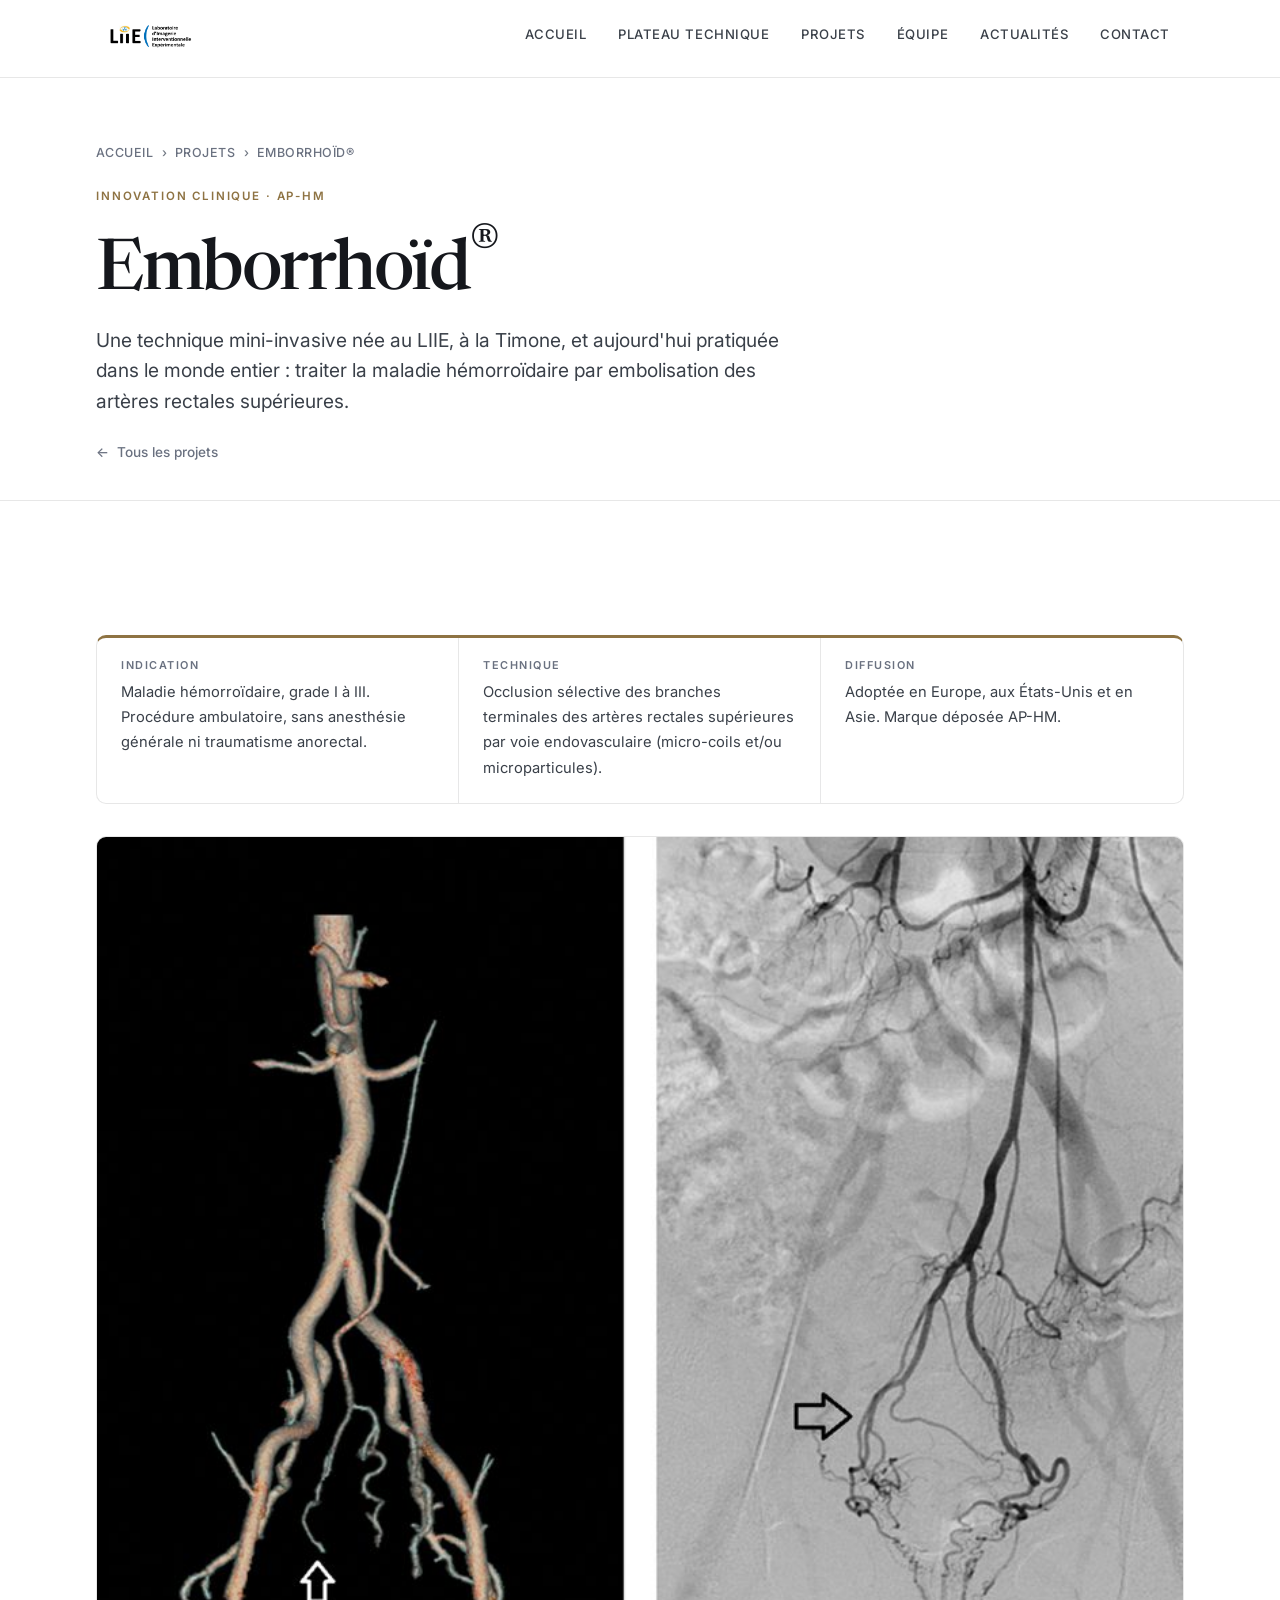
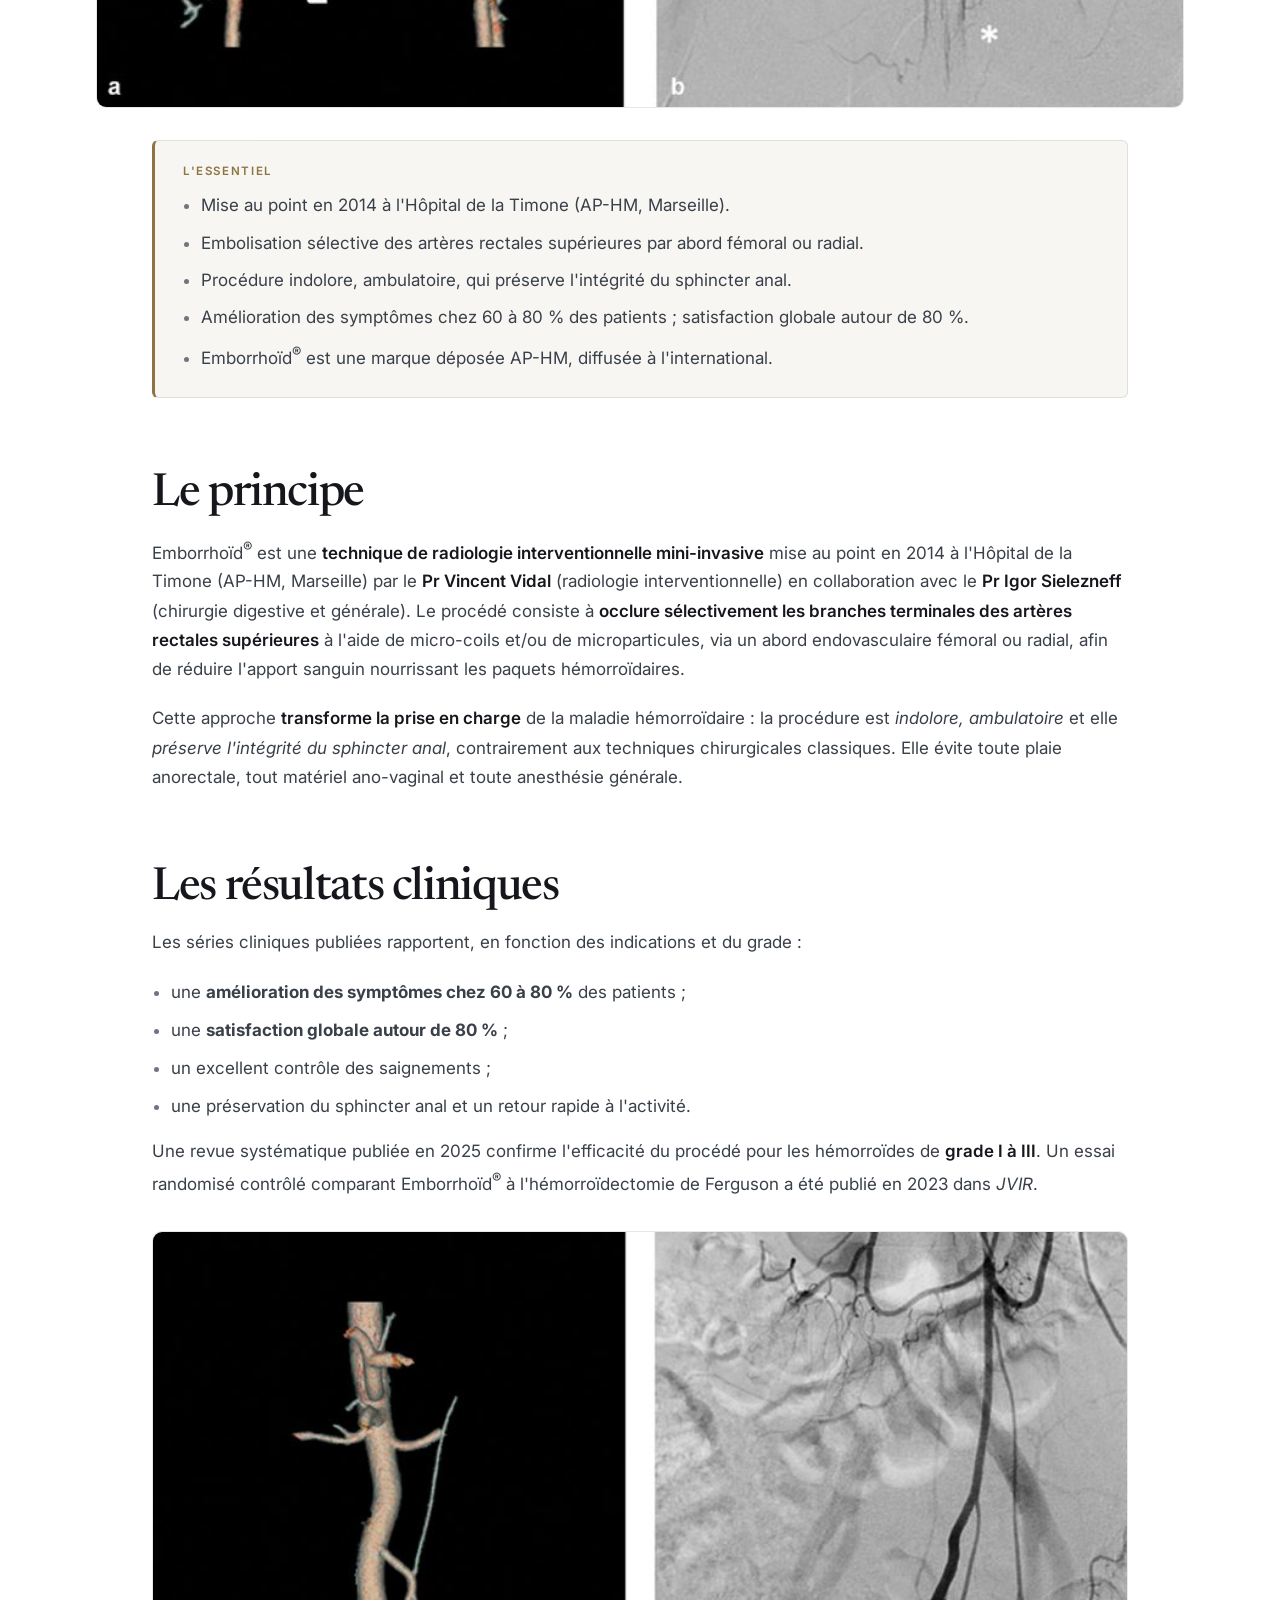
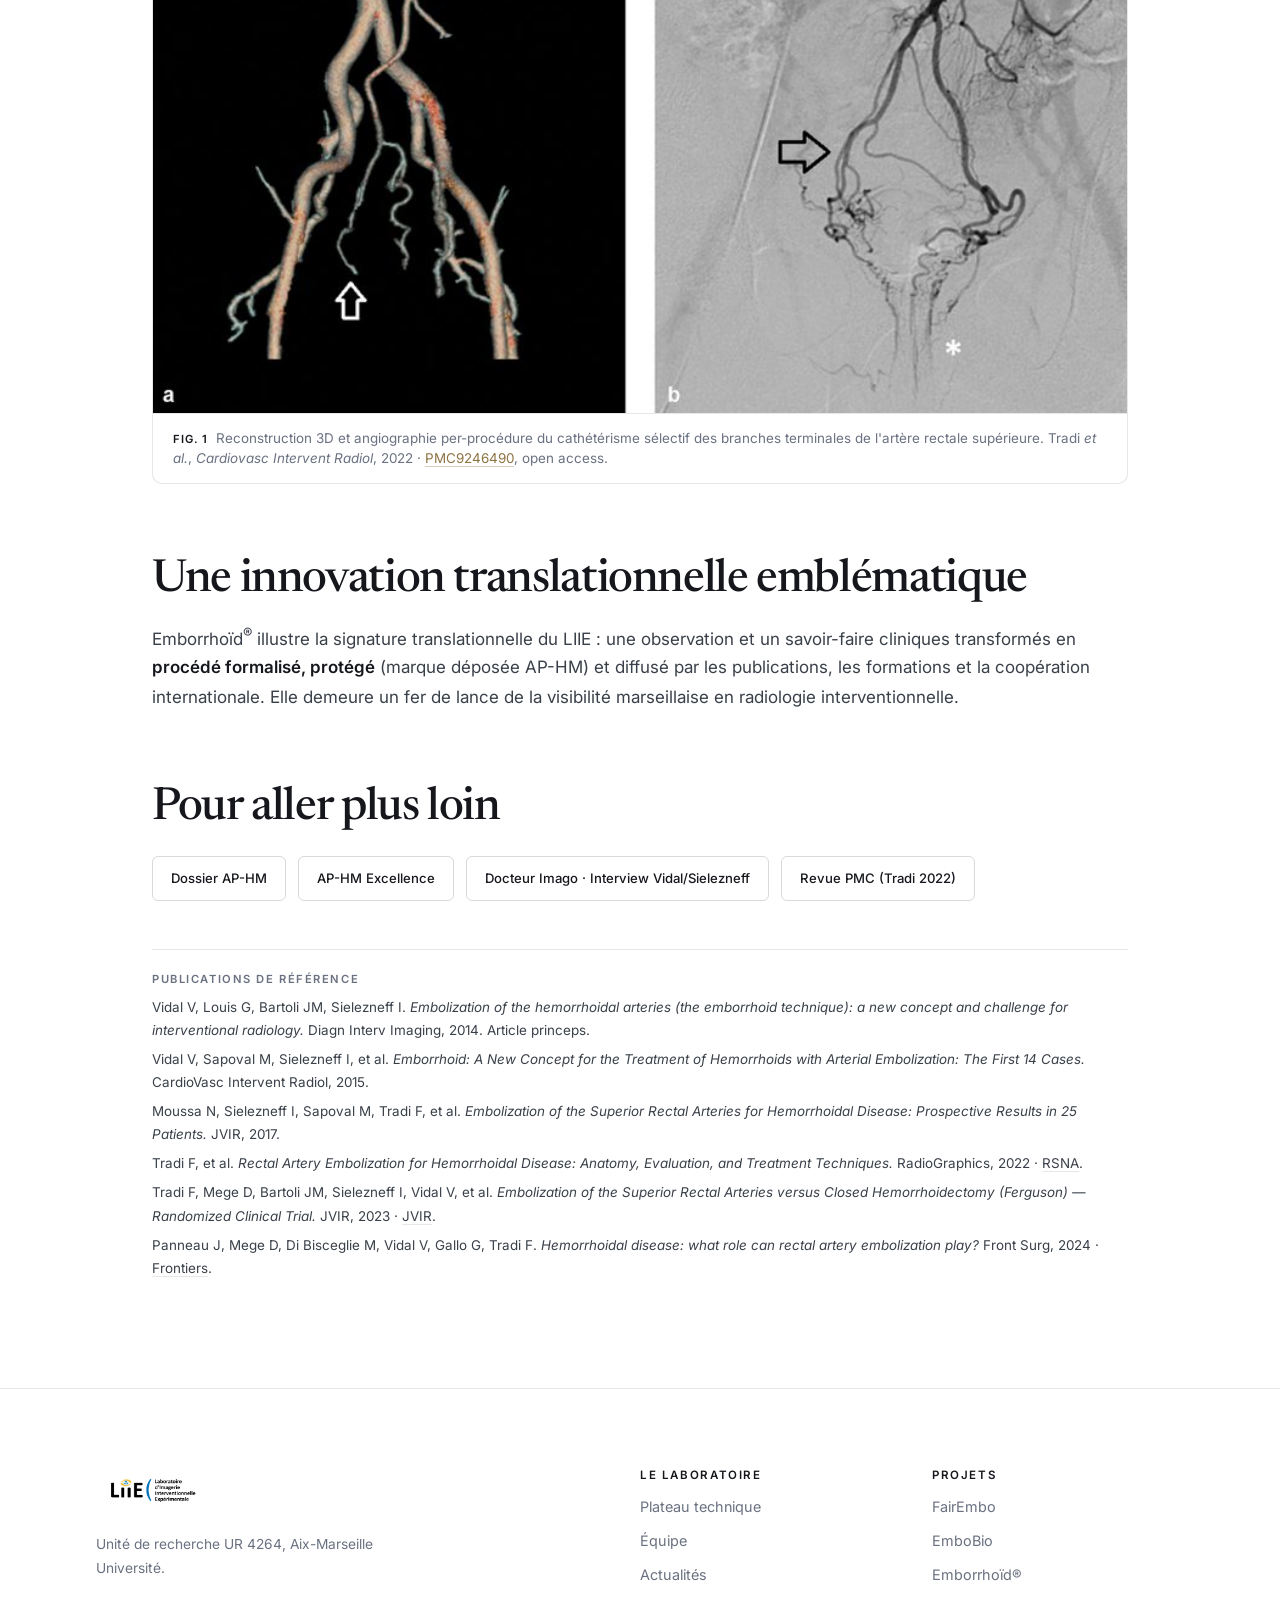
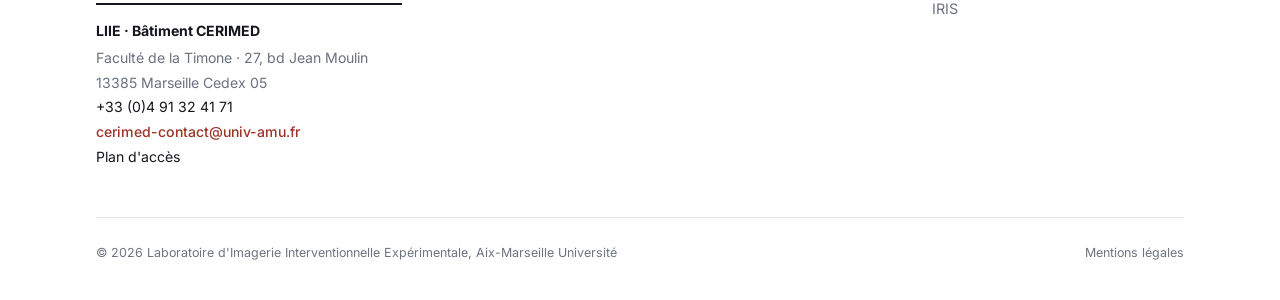
<file: projets/emborrhoid.html>
<!DOCTYPE html>
<html lang="fr">
<head>
<meta charset="UTF-8" />
<meta name="viewport" content="width=device-width, initial-scale=1.0" />
<title>Emborrhoïd® — LIIE</title>
<meta name="description" content="Emborrhoïd®, marque déposée AP-HM : traitement de la maladie hémorroïdaire par embolisation des artères rectales supérieures, mis au point à l'Hôpital de la Timone et diffusé en Europe, aux États-Unis et en Asie." />
<link rel="preconnect" href="https://fonts.googleapis.com">
<link rel="preconnect" href="https://fonts.gstatic.com" crossorigin>
<link href="https://fonts.googleapis.com/css2?family=Inter:wght@400;500;600&family=Newsreader:ital,opsz,wght@0,6..72,400;0,6..72,500;0,6..72,600;1,6..72,400;1,6..72,500&display=swap" rel="stylesheet">
<link rel="stylesheet" href="../css/style.css" />
<link rel="icon" href="../favicon-16.png" type="image/png" sizes="16x16">
<link rel="icon" href="../favicon-32.png" type="image/png" sizes="32x32">
<link rel="icon" href="../favicon-192.png" type="image/png" sizes="192x192">
<link rel="apple-touch-icon" href="../apple-touch-icon.png">
<meta name="theme-color" content="#FFFFFF">
<meta property="og:type" content="website">
<meta property="og:title" content="Emborrhoïd® — LIIE">
<meta property="og:description" content="Emborrhoïd®, marque déposée AP-HM : traitement de la maladie hémorroïdaire par embolisation des artères rectales supérieures, mis au point à l'Hôpital de la Timone.">
<meta property="og:locale" content="fr_FR">
<meta property="og:image" content="https://solald.github.io/site-liie/assets/images/logo-liie.png">
<link rel="canonical" href="https://solald.github.io/site-liie/projets/emborrhoid.html">
<meta property="og:url" content="https://solald.github.io/site-liie/projets/emborrhoid.html">
<meta name="referrer" content="strict-origin-when-cross-origin">
</head>
<body>

<a class="skip-link" href="#main">Aller au contenu principal</a>

<!-- HEADER -->
<header class="site-header">
  <nav class="nav" aria-label="Navigation principale">
    <a class="brand" href="../index.html" aria-label="LIIE — Accueil">
      <img class="brand-logo" src="../assets/images/logo-liie.png" alt="LIIE — Laboratoire d'Imagerie Interventionnelle Expérimentale" width="220" height="94">
    </a>
    <button class="nav-toggle" aria-label="Ouvrir le menu" aria-expanded="false">
      <svg viewBox="0 0 24 24" fill="none" stroke="currentColor" stroke-width="2" stroke-linecap="round">
        <line x1="3" y1="6" x2="21" y2="6"/><line x1="3" y1="12" x2="21" y2="12"/><line x1="3" y1="18" x2="21" y2="18"/>
      </svg>
    </button>
    <ul class="nav-links">
      <li><a href="../index.html">Accueil</a></li>
      <li><a href="../laboratoire.html">Plateau technique</a></li>
      <li><a href="../projets.html">Projets</a></li>
      <li><a href="../equipe.html">Équipe</a></li>
      <li><a href="../actualites.html">Actualités</a></li>
      <li><a href="../contact.html">Contact</a></li>
    </ul>
  </nav>
</header>

<main id="main" class="theme-emborrhoid">

  <!-- PAGE HEADER -->
  <div class="page-header">
    <div class="container">
      <nav class="breadcrumb">
        <a href="../index.html">Accueil</a><span>›</span><a href="../projets.html">Projets</a><span>›</span>Emborrhoïd®
      </nav>
      <p class="eyebrow accent">Innovation clinique · AP-HM</p>
      <h1>Emborrhoïd<sup>®</sup></h1>
      <p class="lead">Une technique mini-invasive née au LIIE, à la Timone, et aujourd'hui pratiquée dans le monde entier : traiter la maladie hémorroïdaire par embolisation des artères rectales supérieures.</p>
      <a class="back-link" href="../projets.html">Tous les projets</a>
    </div>
  </div>

  <!-- CORPS -->
  <section class="section">
    <div class="container">

      <div class="project-meta-grid">
        <div>
          <h4>Indication</h4>
          <p>Maladie hémorroïdaire, grade I à III. Procédure ambulatoire, sans anesthésie générale ni traumatisme anorectal.</p>
        </div>
        <div>
          <h4>Technique</h4>
          <p>Occlusion sélective des branches terminales des artères rectales supérieures par voie endovasculaire (micro-coils et/ou microparticules).</p>
        </div>
        <div>
          <h4>Diffusion</h4>
          <p>Adoptée en Europe, aux États-Unis et en Asie. Marque déposée AP-HM.</p>
        </div>
      </div>

      <figure class="project-feature">
        <img src="../assets/images/projet-emborrhoid.jpg" alt="Reconstruction 3D de l'arbre artériel et angiographie per-procédure montrant le cathétérisme sélectif des branches terminales de l'artère rectale supérieure." loading="lazy" decoding="async">
      </figure>

      <div class="container prose">

        <div class="keypoints">
          <h4>L'essentiel</h4>
          <ul>
            <li>Mise au point en 2014 à l'Hôpital de la Timone (AP-HM, Marseille).</li>
            <li>Embolisation sélective des artères rectales supérieures par abord fémoral ou radial.</li>
            <li>Procédure indolore, ambulatoire, qui préserve l'intégrité du sphincter anal.</li>
            <li>Amélioration des symptômes chez 60 à 80 % des patients ; satisfaction globale autour de 80 %.</li>
            <li>Emborrhoïd<sup>®</sup> est une marque déposée AP-HM, diffusée à l'international.</li>
          </ul>
        </div>

        <h2>Le principe</h2>
        <p>Emborrhoïd<sup>®</sup> est une <strong>technique de radiologie interventionnelle mini-invasive</strong> mise au point en 2014 à l'Hôpital de la Timone (AP-HM, Marseille) par le <strong>Pr Vincent Vidal</strong> (radiologie interventionnelle) en collaboration avec le <strong>Pr Igor Sielezneff</strong> (chirurgie digestive et générale). Le procédé consiste à <strong>occlure sélectivement les branches terminales des artères rectales supérieures</strong> à l'aide de micro-coils et/ou de microparticules, via un abord endovasculaire fémoral ou radial, afin de réduire l'apport sanguin nourrissant les paquets hémorroïdaires.</p>

        <p>Cette approche <strong>transforme la prise en charge</strong> de la maladie hémorroïdaire : la procédure est <em>indolore, ambulatoire</em> et elle <em>préserve l'intégrité du sphincter anal</em>, contrairement aux techniques chirurgicales classiques. Elle évite toute plaie anorectale, tout matériel ano-vaginal et toute anesthésie générale.</p>

        <h2>Les résultats cliniques</h2>
        <p>Les séries cliniques publiées rapportent, en fonction des indications et du grade :</p>
        <ul>
          <li>une <strong>amélioration des symptômes chez 60 à 80 %</strong> des patients ;</li>
          <li>une <strong>satisfaction globale autour de 80 %</strong> ;</li>
          <li>un excellent contrôle des saignements ;</li>
          <li>une préservation du sphincter anal et un retour rapide à l'activité.</li>
        </ul>
        <p>Une revue systématique publiée en 2025 confirme l'efficacité du procédé pour les hémorroïdes de <strong>grade I à III</strong>. Un essai randomisé contrôlé comparant Emborrhoïd<sup>®</sup> à l'hémorroïdectomie de Ferguson a été publié en 2023 dans <em>JVIR</em>.</p>

        <figure class="figure-sci">
          <img src="../assets/images/projet-emborrhoid.jpg" alt="Reconstruction 3D de l'arbre artériel et angiographie per-procédure du cathétérisme sélectif des branches terminales de l'artère rectale supérieure." loading="lazy" decoding="async">
          <figcaption>
            <span class="fig-num">Fig. 1</span>Reconstruction 3D et angiographie per-procédure du cathétérisme sélectif des branches terminales de l'artère rectale supérieure. Tradi <em>et al.</em>, <em>Cardiovasc Intervent Radiol</em>, 2022 · <a href="https://pmc.ncbi.nlm.nih.gov/articles/PMC9246490/" target="_blank" rel="noopener noreferrer">PMC9246490</a>, open access.
          </figcaption>
        </figure>

        <h2>Une innovation translationnelle emblématique</h2>
        <p>Emborrhoïd<sup>®</sup> illustre la signature translationnelle du LIIE : une observation et un savoir-faire cliniques transformés en <strong>procédé formalisé, protégé</strong> (marque déposée AP-HM) et diffusé par les publications, les formations et la coopération internationale. Elle demeure un fer de lance de la visibilité marseillaise en radiologie interventionnelle.</p>

        <h2>Pour aller plus loin</h2>
        <div class="project-links">
          <a href="https://fr.ap-hm.fr/actu/hemorroides-developpement-international-d-un-traitement-mis-au-point-a-l-ap-hm" target="_blank" rel="noopener noreferrer">Dossier AP-HM</a>
          <a href="https://excellence.ap-hm.fr/fr/actualite/hemorroides-developpement-international-d-un-traitement-mis-au-point-l-ap-hm" target="_blank" rel="noopener noreferrer">AP-HM Excellence</a>
          <a href="https://docteurimago.fr/actualite/socioprofessionnel/nous-naurions-pas-pu-developper-notre-technique-sans-la-collaboration-avec-les-chirurgiens/" target="_blank" rel="noopener noreferrer">Docteur Imago · Interview Vidal/Sielezneff</a>
          <a href="https://pmc.ncbi.nlm.nih.gov/articles/PMC9246490/" target="_blank" rel="noopener noreferrer">Revue PMC (Tradi 2022)</a>
        </div>

        <div class="sources">
          <h4>Publications de référence</h4>
          <p>Vidal V, Louis G, Bartoli JM, Sielezneff I. <em>Embolization of the hemorrhoidal arteries (the emborrhoid technique): a new concept and challenge for interventional radiology.</em> Diagn Interv Imaging, 2014. Article princeps.</p>
          <p>Vidal V, Sapoval M, Sielezneff I, et al. <em>Emborrhoid: A New Concept for the Treatment of Hemorrhoids with Arterial Embolization: The First 14 Cases.</em> CardioVasc Intervent Radiol, 2015.</p>
          <p>Moussa N, Sielezneff I, Sapoval M, Tradi F, et al. <em>Embolization of the Superior Rectal Arteries for Hemorrhoidal Disease: Prospective Results in 25 Patients.</em> JVIR, 2017.</p>
          <p>Tradi F, et al. <em>Rectal Artery Embolization for Hemorrhoidal Disease: Anatomy, Evaluation, and Treatment Techniques.</em> RadioGraphics, 2022 · <a href="https://pubs.rsna.org/doi/full/10.1148/rg.220014" target="_blank" rel="noopener noreferrer">RSNA</a>.</p>
          <p>Tradi F, Mege D, Bartoli JM, Sielezneff I, Vidal V, et al. <em>Embolization of the Superior Rectal Arteries versus Closed Hemorrhoidectomy (Ferguson) — Randomized Clinical Trial.</em> JVIR, 2023 · <a href="https://www.jvir.org/article/S1051-0443(23)00111-2/fulltext" target="_blank" rel="noopener noreferrer">JVIR</a>.</p>
          <p>Panneau J, Mege D, Di Bisceglie M, Vidal V, Gallo G, Tradi F. <em>Hemorrhoidal disease: what role can rectal artery embolization play?</em> Front Surg, 2024 · <a href="https://www.frontiersin.org/journals/surgery/articles/10.3389/fsurg.2024.1474799/full" target="_blank" rel="noopener noreferrer">Frontiers</a>.</p>
        </div>

      </div>
    </div>
  </section>

</main>

<!-- FOOTER -->
<footer class="site-footer">
  <div class="container">
    <div class="footer-grid">
      <div>
        <img class="footer-logo" src="../assets/images/logo-liie.png" alt="LIIE" width="220" height="94">
        <p>Unité de recherche UR 4264, Aix-Marseille Université.</p>
        <address class="footer-contact">
          <strong>LIIE · Bâtiment CERIMED</strong>
          Faculté de la Timone · 27, bd Jean Moulin<br>13385 Marseille Cedex 05<br>
          <a href="tel:+33491324171">+33 (0)4 91 32 41 71</a><br>
          <a class="em" href="mailto:cerimed-contact@univ-amu.fr">cerimed-contact@univ-amu.fr</a><br>
          <a href="https://www.google.com/maps/search/?api=1&amp;query=Facult%C3%A9+de+M%C3%A9decine+de+la+Timone%2C+27+boulevard+Jean+Moulin%2C+13385+Marseille" target="_blank" rel="noopener noreferrer">Plan d'accès</a>
        </address>
      </div>
      <div>
        <h4>Le laboratoire</h4>
        <ul>
          <li><a href="../laboratoire.html">Plateau technique</a></li>
          <li><a href="../equipe.html">Équipe</a></li>
          <li><a href="../actualites.html">Actualités</a></li>
        </ul>
      </div>
      <div>
        <h4>Projets</h4>
        <ul>
          <li><a href="fairembo.html">FairEmbo</a></li>
          <li><a href="embobio.html">EmboBio</a></li>
          <li><a href="emborrhoid.html">Emborrhoïd®</a></li>
          <li><a href="iris.html">IRIS</a></li>
        </ul>
      </div>
    </div>
    <div class="footer-bottom">
      <span>© 2026 Laboratoire d'Imagerie Interventionnelle Expérimentale, Aix-Marseille Université</span>
      <span><a href="../mentions-legales.html">Mentions légales</a></span>
    </div>
  </div>
</footer>

<script src="../js/main.js"></script>
</body>
</html>
</file>
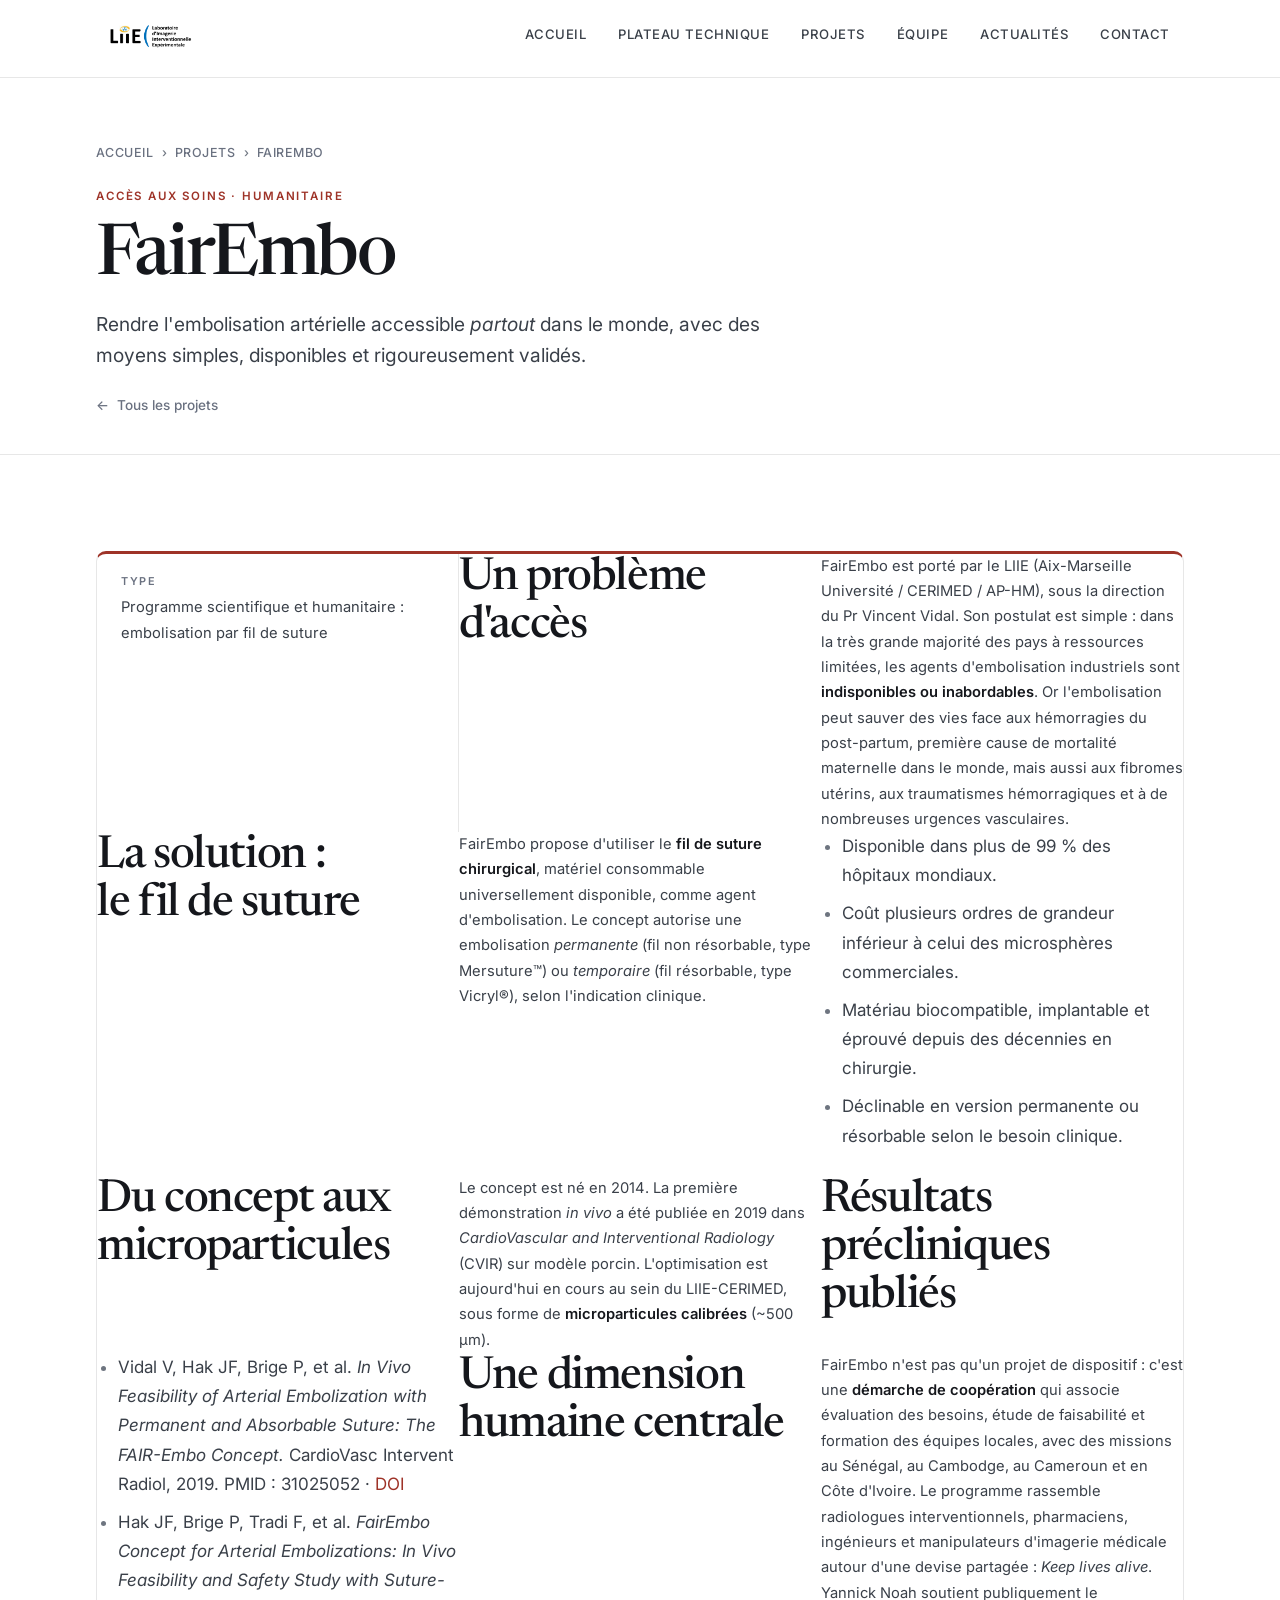
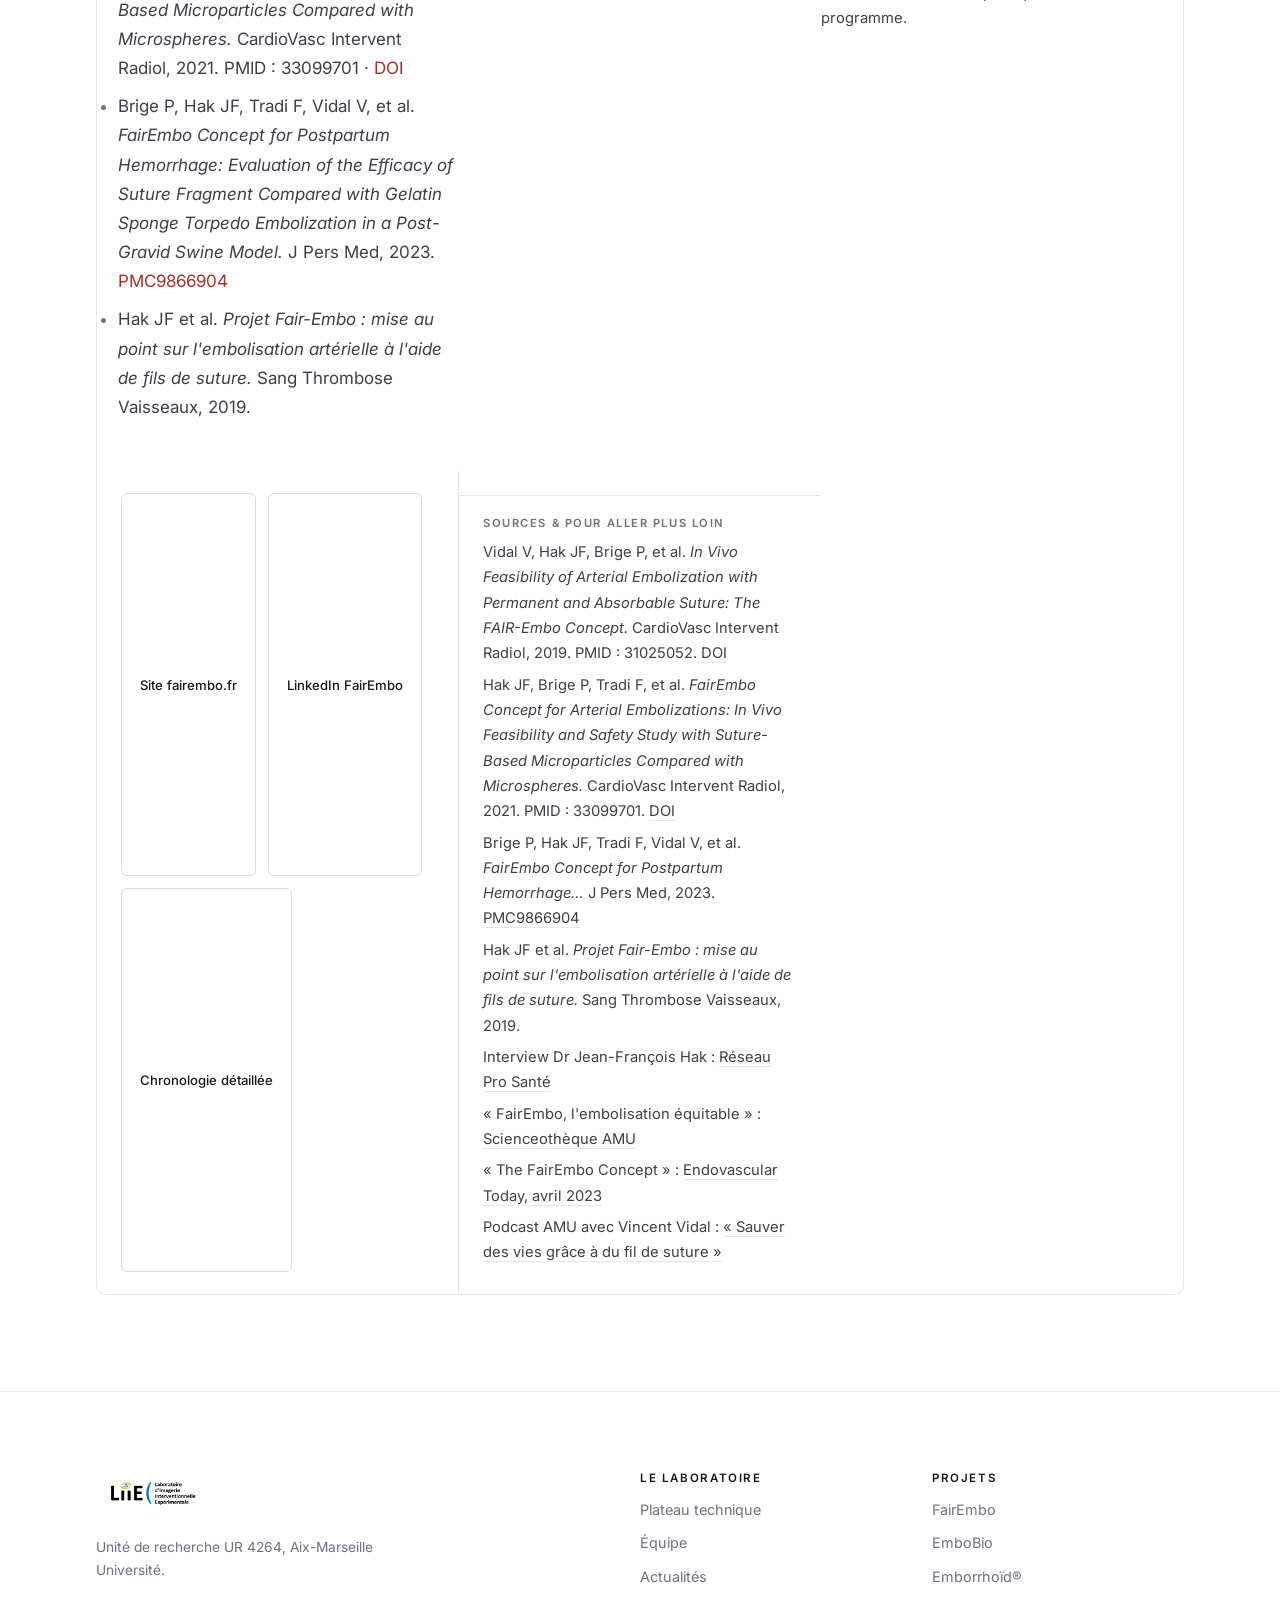
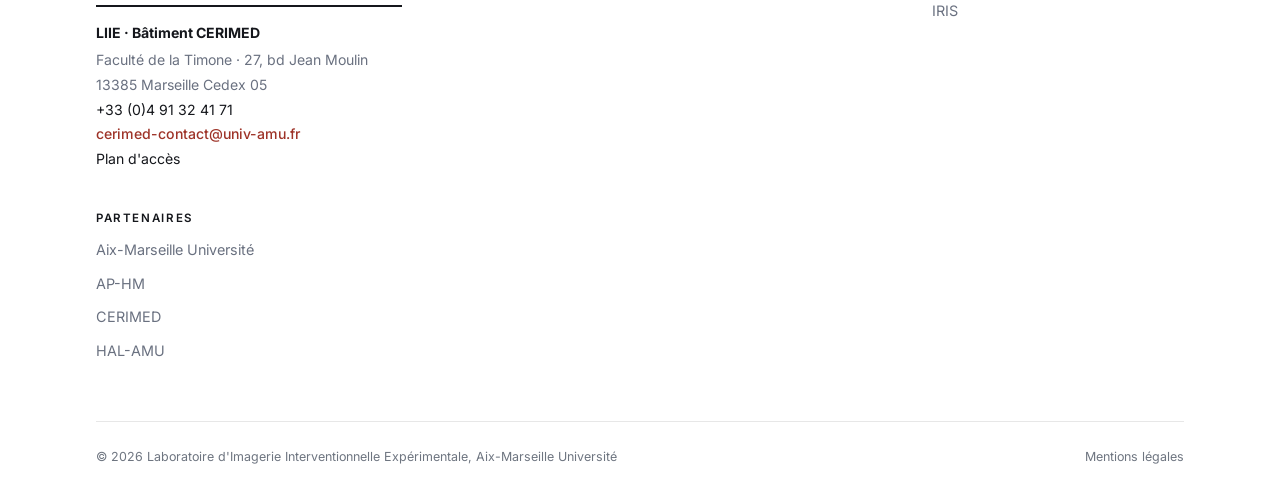
<file: projets/fairembo.html>
<!DOCTYPE html>
<html lang="fr">
<head>
<meta charset="UTF-8" />
<meta name="viewport" content="width=device-width, initial-scale=1.0" />
<title>FairEmbo — LIIE</title>
<meta name="description" content="FairEmbo : programme scientifique et humanitaire du LIIE qui utilise des fragments de fil de suture pour rendre l'embolisation artérielle sûre, efficace et accessible dans tous les hôpitaux du monde." />
<link rel="preconnect" href="https://fonts.googleapis.com">
<link rel="preconnect" href="https://fonts.gstatic.com" crossorigin>
<link href="https://fonts.googleapis.com/css2?family=Inter:wght@400;500;600&family=Newsreader:ital,opsz,wght@0,6..72,400;0,6..72,500;0,6..72,600;1,6..72,400;1,6..72,500&display=swap" rel="stylesheet">
<link rel="stylesheet" href="../css/style.css" />
<link rel="icon" href="../favicon-16.png" type="image/png" sizes="16x16">
<link rel="icon" href="../favicon-32.png" type="image/png" sizes="32x32">
<link rel="icon" href="../favicon-192.png" type="image/png" sizes="192x192">
<link rel="apple-touch-icon" href="../apple-touch-icon.png">
<meta name="theme-color" content="#FFFFFF">
<meta property="og:type" content="website">
<meta property="og:title" content="FairEmbo — LIIE">
<meta property="og:description" content="FairEmbo : programme scientifique et humanitaire du LIIE qui utilise des fragments de fil de suture pour rendre l'embolisation artérielle sûre, efficace et accessible dans tous les hôpitaux du monde.">
<meta property="og:locale" content="fr_FR">
<meta property="og:image" content="https://solald.github.io/site-liie/assets/images/logo-liie.png">
<link rel="canonical" href="https://solald.github.io/site-liie/projets/fairembo.html">
<meta property="og:url" content="https://solald.github.io/site-liie/projets/fairembo.html">
<meta name="referrer" content="strict-origin-when-cross-origin">
</head>
<body>

<a class="skip-link" href="#main">Aller au contenu principal</a>

<!-- HEADER -->
<header class="site-header">
  <nav class="nav" aria-label="Navigation principale">
    <a class="brand" href="../index.html" aria-label="LIIE — Accueil">
      <img class="brand-logo" src="../assets/images/logo-liie.png" alt="LIIE — Laboratoire d'Imagerie Interventionnelle Expérimentale" width="220" height="94">
    </a>
    <button class="nav-toggle" aria-label="Ouvrir le menu" aria-expanded="false">
      <svg viewBox="0 0 24 24" fill="none" stroke="currentColor" stroke-width="2" stroke-linecap="round">
        <line x1="3" y1="6" x2="21" y2="6"/><line x1="3" y1="12" x2="21" y2="12"/><line x1="3" y1="18" x2="21" y2="18"/>
      </svg>
    </button>
    <ul class="nav-links">
      <li><a href="../index.html">Accueil</a></li>
      <li><a href="../laboratoire.html">Plateau technique</a></li>
      <li><a href="../projets.html">Projets</a></li>
      <li><a href="../equipe.html">Équipe</a></li>
      <li><a href="../actualites.html">Actualités</a></li>
      <li><a href="../contact.html">Contact</a></li>
    </ul>
  </nav>
</header>

<main id="main" class="theme-fairembo">

  <!-- PAGE HEADER -->
  <div class="page-header">
    <div class="container">
      <nav class="breadcrumb" aria-label="Fil d'Ariane">
        <a href="../index.html">Accueil</a><span>›</span><a href="../projets.html">Projets</a><span>›</span>FairEmbo
      </nav>
      <p class="eyebrow accent">Accès aux soins · Humanitaire</p>
      <h1>FairEmbo</h1>
      <p class="lead">Rendre l'embolisation artérielle accessible <em>partout</em> dans le monde, avec des moyens simples, disponibles et rigoureusement validés.</p>
      <a class="back-link" href="../projets.html">Tous les projets</a>
    </div>
  </div>

  <!-- META -->
  <section class="section-tight">
    <div class="container">
      <div class="project-meta-grid">
        <div>
          <h4>Type</h4>
          <p>Programme scientifique et humanitaire : embolisation par fil de suture</p>
        </div>

        <h2>Un problème d'accès</h2>
        <p>FairEmbo est porté par le LIIE (Aix-Marseille Université / CERIMED / AP-HM), sous la direction du Pr Vincent Vidal. Son postulat est simple : dans la très grande majorité des pays à ressources limitées, les agents d'embolisation industriels sont <strong>indisponibles ou inabordables</strong>. Or l'embolisation peut sauver des vies face aux hémorragies du post-partum, première cause de mortalité maternelle dans le monde, mais aussi aux fibromes utérins, aux traumatismes hémorragiques et à de nombreuses urgences vasculaires.</p>

        <h2>La solution : le fil de suture</h2>
        <p>FairEmbo propose d'utiliser le <strong>fil de suture chirurgical</strong>, matériel consommable universellement disponible, comme agent d'embolisation. Le concept autorise une embolisation <em>permanente</em> (fil non résorbable, type Mersuture™) ou <em>temporaire</em> (fil résorbable, type Vicryl®), selon l'indication clinique.</p>
        <ul>
          <li>Disponible dans plus de 99 % des hôpitaux mondiaux.</li>
          <li>Coût plusieurs ordres de grandeur inférieur à celui des microsphères commerciales.</li>
          <li>Matériau biocompatible, implantable et éprouvé depuis des décennies en chirurgie.</li>
          <li>Déclinable en version permanente ou résorbable selon le besoin clinique.</li>
        </ul>

        <h2>Du concept aux microparticules</h2>
        <p>Le concept est né en 2014. La première démonstration <em>in vivo</em> a été publiée en 2019 dans <em>CardioVascular and Interventional Radiology</em> (CVIR) sur modèle porcin. L'optimisation est aujourd'hui en cours au sein du LIIE-CERIMED, sous forme de <strong>microparticules calibrées</strong> (~500 µm).</p>

        <h2>Résultats précliniques publiés</h2>
        <ul>
          <li>Vidal V, Hak JF, Brige P, et al. <em>In Vivo Feasibility of Arterial Embolization with Permanent and Absorbable Suture: The FAIR-Embo Concept.</em> CardioVasc Intervent Radiol, 2019. PMID&nbsp;: 31025052 · <a href="https://link.springer.com/article/10.1007/s00270-019-02211-y" target="_blank" rel="noopener noreferrer">DOI</a></li>
          <li>Hak JF, Brige P, Tradi F, et al. <em>FairEmbo Concept for Arterial Embolizations: In Vivo Feasibility and Safety Study with Suture-Based Microparticles Compared with Microspheres.</em> CardioVasc Intervent Radiol, 2021. PMID&nbsp;: 33099701 · <a href="https://link.springer.com/article/10.1007/s00270-020-02678-0" target="_blank" rel="noopener noreferrer">DOI</a></li>
          <li>Brige P, Hak JF, Tradi F, Vidal V, et al. <em>FairEmbo Concept for Postpartum Hemorrhage: Evaluation of the Efficacy of Suture Fragment Compared with Gelatin Sponge Torpedo Embolization in a Post-Gravid Swine Model.</em> J Pers Med, 2023. <a href="https://pmc.ncbi.nlm.nih.gov/articles/PMC9866904/" target="_blank" rel="noopener noreferrer">PMC9866904</a></li>
          <li>Hak JF et al. <em>Projet Fair-Embo : mise au point sur l'embolisation artérielle à l'aide de fils de suture.</em> Sang Thrombose Vaisseaux, 2019.</li>
        </ul>

        <h2>Une dimension humaine centrale</h2>
        <p>FairEmbo n'est pas qu'un projet de dispositif : c'est une <strong>démarche de coopération</strong> qui associe évaluation des besoins, étude de faisabilité et formation des équipes locales, avec des missions au Sénégal, au Cambodge, au Cameroun et en Côte d'Ivoire. Le programme rassemble radiologues interventionnels, pharmaciens, ingénieurs et manipulateurs d'imagerie médicale autour d'une devise partagée : <em>Keep lives alive</em>. Yannick Noah soutient publiquement le programme.</p>

        <div class="project-links">
          <a href="https://fairembo.fr/" target="_blank" rel="noopener noreferrer">Site fairembo.fr</a>
          <a href="https://www.linkedin.com/company/fairembo/" target="_blank" rel="noopener noreferrer">LinkedIn FairEmbo</a>
          <a href="https://fairembo.fr/chronologie/" target="_blank" rel="noopener noreferrer">Chronologie détaillée</a>
        </div>

        <div class="sources">
          <h4>Sources &amp; pour aller plus loin</h4>
          <p>Vidal V, Hak JF, Brige P, et al. <em>In Vivo Feasibility of Arterial Embolization with Permanent and Absorbable Suture: The FAIR-Embo Concept.</em> CardioVasc Intervent Radiol, 2019. PMID&nbsp;: 31025052. <a href="https://link.springer.com/article/10.1007/s00270-019-02211-y" target="_blank" rel="noopener noreferrer">DOI</a></p>
          <p>Hak JF, Brige P, Tradi F, et al. <em>FairEmbo Concept for Arterial Embolizations: In Vivo Feasibility and Safety Study with Suture-Based Microparticles Compared with Microspheres.</em> CardioVasc Intervent Radiol, 2021. PMID&nbsp;: 33099701. <a href="https://link.springer.com/article/10.1007/s00270-020-02678-0" target="_blank" rel="noopener noreferrer">DOI</a></p>
          <p>Brige P, Hak JF, Tradi F, Vidal V, et al. <em>FairEmbo Concept for Postpartum Hemorrhage…</em> J Pers Med, 2023. <a href="https://pmc.ncbi.nlm.nih.gov/articles/PMC9866904/" target="_blank" rel="noopener noreferrer">PMC9866904</a></p>
          <p>Hak JF et al. <em>Projet Fair-Embo : mise au point sur l'embolisation artérielle à l'aide de fils de suture.</em> Sang Thrombose Vaisseaux, 2019.</p>
          <p>Interview Dr Jean-François Hak : <a href="https://reseauprosante.fr/articles/show/fairembo-interview-de-jean-francois-hak-842" target="_blank" rel="noopener noreferrer">Réseau Pro Santé</a></p>
          <p>« FairEmbo, l'embolisation équitable » : <a href="https://scienceotheque.univ-amu.fr/fr/fairembo-lembolisation-equitable" target="_blank" rel="noopener noreferrer">Scienceothèque AMU</a></p>
          <p>« The FairEmbo Concept » : <a href="https://evtoday.com/articles/2023-apr/the-fairembo-concept" target="_blank" rel="noopener noreferrer">Endovascular Today, avril 2023</a></p>
          <p>Podcast AMU avec Vincent Vidal : <a href="https://podcast.ausha.co/dans-les-pas-d-archimede/vincent-vidal" target="_blank" rel="noopener noreferrer">« Sauver des vies grâce à du fil de suture »</a></p>
        </div>

      </div>
    </div>
  </section>

</main>

<!-- FOOTER -->
<footer class="site-footer">
  <div class="container">
    <div class="footer-grid">
      <div>
        <img class="footer-logo" src="../assets/images/logo-liie.png" alt="LIIE" width="220" height="94">
        <p>Unité de recherche UR 4264, Aix-Marseille Université.</p>
        <address class="footer-contact">
          <strong>LIIE · Bâtiment CERIMED</strong>
          Faculté de la Timone · 27, bd Jean Moulin<br>13385 Marseille Cedex 05<br>
          <a href="tel:+33491324171">+33 (0)4 91 32 41 71</a><br>
          <a class="em" href="mailto:cerimed-contact@univ-amu.fr">cerimed-contact@univ-amu.fr</a><br>
          <a href="https://www.google.com/maps/search/?api=1&amp;query=Facult%C3%A9+de+M%C3%A9decine+de+la+Timone%2C+27+boulevard+Jean+Moulin%2C+13385+Marseille" target="_blank" rel="noopener noreferrer">Plan d'accès</a>
        </address>
      </div>
      <div>
        <h4>Le laboratoire</h4>
        <ul>
          <li><a href="../laboratoire.html">Plateau technique</a></li>
          <li><a href="../equipe.html">Équipe</a></li>
          <li><a href="../actualites.html">Actualités</a></li>
        </ul>
      </div>
      <div>
        <h4>Projets</h4>
        <ul>
          <li><a href="fairembo.html">FairEmbo</a></li>
          <li><a href="embobio.html">EmboBio</a></li>
          <li><a href="emborrhoid.html">Emborrhoïd®</a></li>
          <li><a href="iris.html">IRIS</a></li>
        </ul>
      </div>
      <div>
        <h4>Partenaires</h4>
        <ul>
          <li><a href="https://www.univ-amu.fr" target="_blank" rel="noopener noreferrer">Aix-Marseille Université</a></li>
          <li><a href="https://fr.ap-hm.fr" target="_blank" rel="noopener noreferrer">AP-HM</a></li>
          <li><a href="https://www.cerimed-web.eu" target="_blank" rel="noopener noreferrer">CERIMED</a></li>
          <li><a href="https://amu.hal.science/" target="_blank" rel="noopener noreferrer">HAL-AMU</a></li>
        </ul>
      </div>
    </div>
    <div class="footer-bottom">
      <span>© 2026 Laboratoire d'Imagerie Interventionnelle Expérimentale, Aix-Marseille Université</span>
      <span><a href="../mentions-legales.html">Mentions légales</a></span>
    </div>
  </div>
</footer>

<script src="../js/main.js"></script>
</body>
</html>
</file>
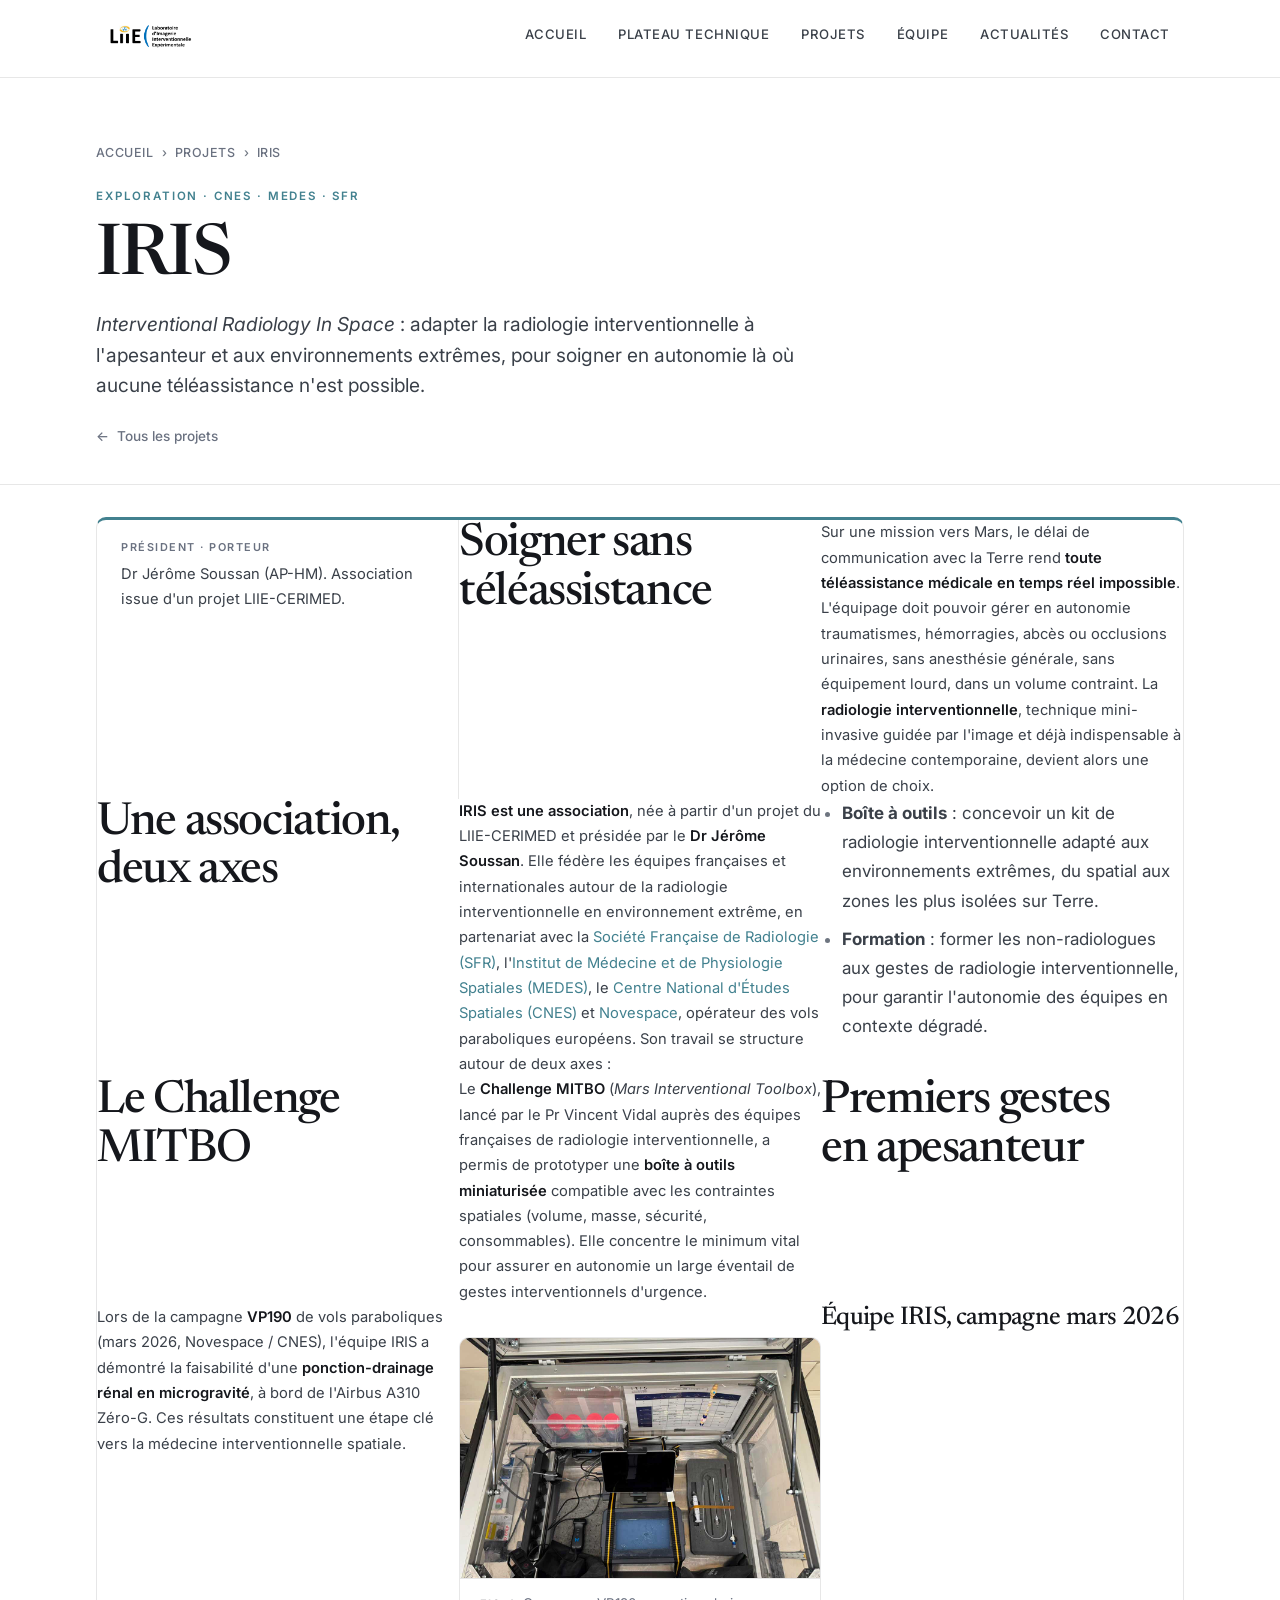
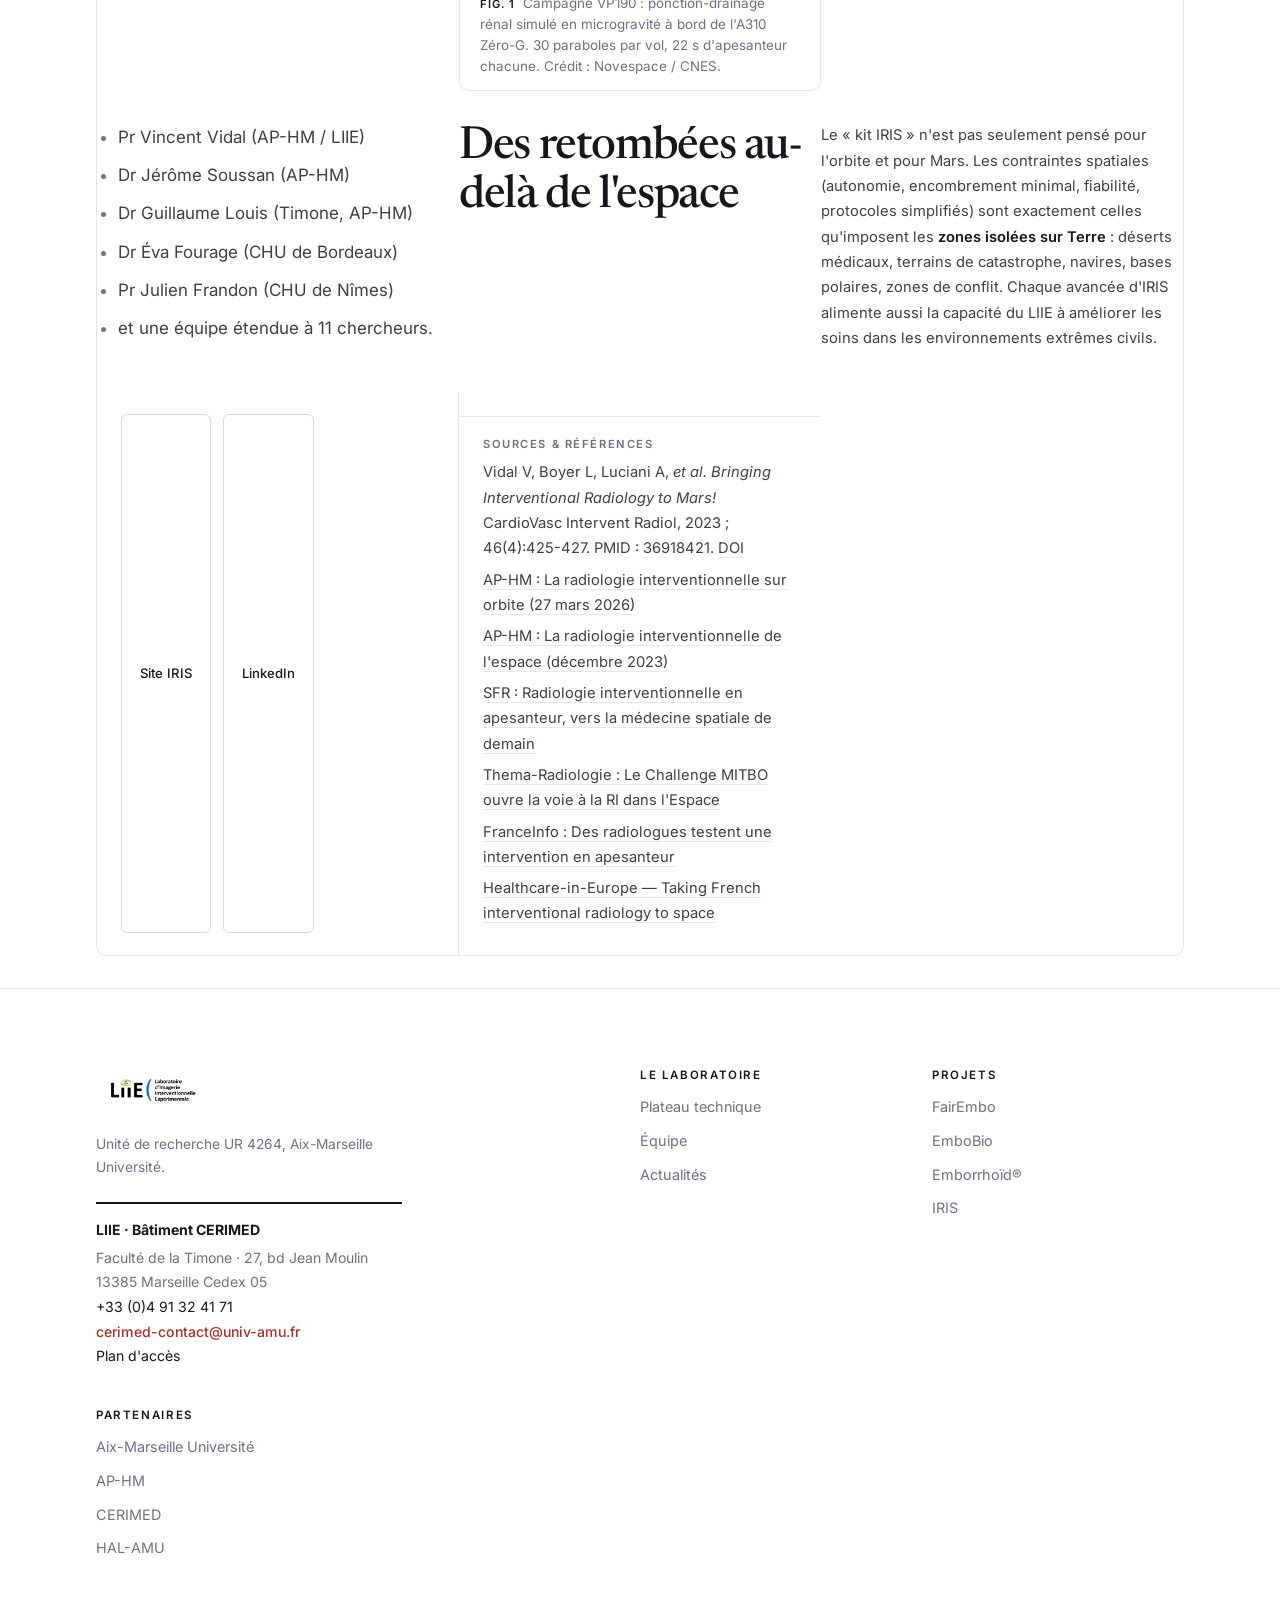
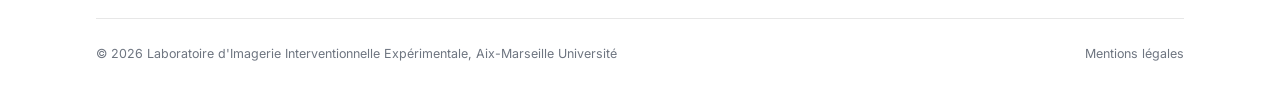
<file: projets/iris.html>
<!DOCTYPE html>
<html lang="fr">
<head>
<meta charset="UTF-8" />
<meta name="viewport" content="width=device-width, initial-scale=1.0" />
<title>IRIS — LIIE</title>
<meta name="description" content="IRIS — Interventional Radiology In Space : adapter la radiologie interventionnelle à l'apesanteur et aux environnements extrêmes, avec le CNES, MEDES et la SFR. Premiers gestes en vol parabolique sur A310 Zéro-G." />
<link rel="preconnect" href="https://fonts.googleapis.com">
<link rel="preconnect" href="https://fonts.gstatic.com" crossorigin>
<link href="https://fonts.googleapis.com/css2?family=Inter:wght@400;500;600&family=Newsreader:ital,opsz,wght@0,6..72,400;0,6..72,500;0,6..72,600;1,6..72,400;1,6..72,500&display=swap" rel="stylesheet">
<link rel="stylesheet" href="../css/style.css" />
<link rel="icon" href="../favicon-16.png" type="image/png" sizes="16x16">
<link rel="icon" href="../favicon-32.png" type="image/png" sizes="32x32">
<link rel="icon" href="../favicon-192.png" type="image/png" sizes="192x192">
<link rel="apple-touch-icon" href="../apple-touch-icon.png">
<meta name="theme-color" content="#FFFFFF">
<meta property="og:type" content="website">
<meta property="og:title" content="IRIS — LIIE">
<meta property="og:description" content="IRIS — Interventional Radiology In Space : adapter la radiologie interventionnelle à l'apesanteur et aux environnements extrêmes, avec le CNES, MEDES et la SFR.">
<meta property="og:locale" content="fr_FR">
<meta property="og:image" content="https://solald.github.io/site-liie/assets/images/logo-liie.png">
<link rel="canonical" href="https://solald.github.io/site-liie/projets/iris.html">
<meta property="og:url" content="https://solald.github.io/site-liie/projets/iris.html">
<meta name="referrer" content="strict-origin-when-cross-origin">
</head>
<body>

<a class="skip-link" href="#main">Aller au contenu principal</a>

<!-- HEADER -->
<header class="site-header">
  <nav class="nav" aria-label="Navigation principale">
    <a class="brand" href="../index.html" aria-label="LIIE — Accueil">
      <img class="brand-logo" src="../assets/images/logo-liie.png" alt="LIIE — Laboratoire d'Imagerie Interventionnelle Expérimentale" width="220" height="94">
    </a>
    <button class="nav-toggle" aria-label="Ouvrir le menu" aria-expanded="false">
      <svg viewBox="0 0 24 24" fill="none" stroke="currentColor" stroke-width="2" stroke-linecap="round">
        <line x1="3" y1="6" x2="21" y2="6"/><line x1="3" y1="12" x2="21" y2="12"/><line x1="3" y1="18" x2="21" y2="18"/>
      </svg>
    </button>
    <ul class="nav-links">
      <li><a href="../index.html">Accueil</a></li>
      <li><a href="../laboratoire.html">Plateau technique</a></li>
      <li><a href="../projets.html">Projets</a></li>
      <li><a href="../equipe.html">Équipe</a></li>
      <li><a href="../actualites.html">Actualités</a></li>
      <li><a href="../contact.html">Contact</a></li>
    </ul>
  </nav>
</header>

<main id="main" class="theme-iris">

  <!-- PAGE HEADER -->
  <div class="page-header">
    <div class="container">
      <nav class="breadcrumb" aria-label="Fil d'Ariane">
        <a href="../index.html">Accueil</a><span>›</span><a href="../projets.html">Projets</a><span>›</span>IRIS
      </nav>
      <p class="eyebrow accent">Exploration · CNES · MEDES · SFR</p>
      <h1>IRIS</h1>
      <p class="lead"><em>Interventional Radiology In Space</em> : adapter la radiologie interventionnelle à l'apesanteur et aux environnements extrêmes, pour soigner en autonomie là où aucune téléassistance n'est possible.</p>
      <a class="back-link" href="../projets.html">Tous les projets</a>
    </div>
  </div>

  <!-- META + FEATURE -->
  <div class="container">

    <div class="project-meta-grid">
      <div>
        <h4>Président · porteur</h4>
        <p>Dr Jérôme Soussan (AP-HM). Association issue d'un projet LIIE-CERIMED.</p>
      </div>

      <h2>Soigner sans téléassistance</h2>
      <p>Sur une mission vers Mars, le délai de communication avec la Terre rend <strong>toute téléassistance médicale en temps réel impossible</strong>. L'équipage doit pouvoir gérer en autonomie traumatismes, hémorragies, abcès ou occlusions urinaires, sans anesthésie générale, sans équipement lourd, dans un volume contraint. La <strong>radiologie interventionnelle</strong>, technique mini-invasive guidée par l'image et déjà indispensable à la médecine contemporaine, devient alors une option de choix.</p>

      <h2>Une association, deux axes</h2>
      <p><strong>IRIS est une association</strong>, née à partir d'un projet du LIIE-CERIMED et présidée par le <strong>Dr Jérôme Soussan</strong>. Elle fédère les équipes françaises et internationales autour de la radiologie interventionnelle en environnement extrême, en partenariat avec la <a href="https://www.radiologie.fr" target="_blank" rel="noopener noreferrer">Société Française de Radiologie (SFR)</a>, l'<a href="https://www.medes.fr" target="_blank" rel="noopener noreferrer">Institut de Médecine et de Physiologie Spatiales (MEDES)</a>, le <a href="https://cnes.fr" target="_blank" rel="noopener noreferrer">Centre National d'Études Spatiales (CNES)</a> et <a href="https://www.airzerog.com" target="_blank" rel="noopener noreferrer">Novespace</a>, opérateur des vols paraboliques européens. Son travail se structure autour de deux axes :</p>
      <ul>
        <li><strong>Boîte à outils</strong> : concevoir un kit de radiologie interventionnelle adapté aux environnements extrêmes, du spatial aux zones les plus isolées sur Terre.</li>
        <li><strong>Formation</strong> : former les non-radiologues aux gestes de radiologie interventionnelle, pour garantir l'autonomie des équipes en contexte dégradé.</li>
      </ul>

      <h2>Le Challenge MITBO</h2>
      <p>Le <strong>Challenge MITBO</strong> (<em>Mars Interventional Toolbox</em>), lancé par le Pr Vincent Vidal auprès des équipes françaises de radiologie interventionnelle, a permis de prototyper une <strong>boîte à outils miniaturisée</strong> compatible avec les contraintes spatiales (volume, masse, sécurité, consommables). Elle concentre le minimum vital pour assurer en autonomie un large éventail de gestes interventionnels d'urgence.</p>

      <h2>Premiers gestes en apesanteur</h2>
      <p>Lors de la campagne <strong>VP190</strong> de vols paraboliques (mars 2026, Novespace / CNES), l'équipe IRIS a démontré la faisabilité d'une <strong>ponction-drainage rénal en microgravité</strong>, à bord de l'Airbus A310 Zéro-G. Ces résultats constituent une étape clé vers la médecine interventionnelle spatiale.</p>

      <figure class="figure-sci">
        <img src="../assets/images/news-iris-parabolique.jpg" alt="Geste de radiologie interventionnelle réalisé en apesanteur lors d'un vol parabolique de la campagne VP190, à bord de l'A310 Zéro-G." loading="lazy" decoding="async">
        <figcaption><span class="fig-num">Fig. 1</span>Campagne VP190 : ponction-drainage rénal simulé en microgravité à bord de l'A310 Zéro-G. 30 paraboles par vol, 22 s d'apesanteur chacune. Crédit : Novespace / CNES.</figcaption>
      </figure>

      <h3>Équipe IRIS, campagne mars 2026</h3>
      <ul>
        <li>Pr Vincent Vidal (AP-HM / LIIE)</li>
        <li>Dr Jérôme Soussan (AP-HM)</li>
        <li>Dr Guillaume Louis (Timone, AP-HM)</li>
        <li>Dr Éva Fourage (CHU de Bordeaux)</li>
        <li>Pr Julien Frandon (CHU de Nîmes)</li>
        <li>et une équipe étendue à 11 chercheurs.</li>
      </ul>

      <h2>Des retombées au-delà de l'espace</h2>
      <p>Le « kit IRIS » n'est pas seulement pensé pour l'orbite et pour Mars. Les contraintes spatiales (autonomie, encombrement minimal, fiabilité, protocoles simplifiés) sont exactement celles qu'imposent les <strong>zones isolées sur Terre</strong> : déserts médicaux, terrains de catastrophe, navires, bases polaires, zones de conflit. Chaque avancée d'IRIS alimente aussi la capacité du LIIE à améliorer les soins dans les environnements extrêmes civils.</p>

      <div class="project-links" aria-label="Liens externes IRIS">
        <a href="https://iris-spaceradiology.com" target="_blank" rel="noopener noreferrer">Site IRIS</a>
        <a href="https://www.linkedin.com/company/iris-interventional-radiology-in-space" target="_blank" rel="noopener noreferrer">LinkedIn</a>
      </div>

      <div class="sources">
        <h4>Sources &amp; références</h4>
        <p>Vidal V, Boyer L, Luciani A, <em>et al.</em> <em>Bringing Interventional Radiology to Mars!</em> CardioVasc Intervent Radiol, 2023 ; 46(4):425-427. PMID : 36918421. <a href="https://link.springer.com/article/10.1007/s00270-023-03392-3" target="_blank" rel="noopener noreferrer">DOI</a></p>
        <p><a href="https://fr.ap-hm.fr/actuellement/la-radiologie-interventionnelle-sur-orbite" target="_blank" rel="noopener noreferrer">AP-HM : La radiologie interventionnelle sur orbite (27 mars 2026)</a></p>
        <p><a href="https://fr.ap-hm.fr/actu/la-radiologie-interventionnelle-de-l-espace" target="_blank" rel="noopener noreferrer">AP-HM : La radiologie interventionnelle de l'espace (décembre 2023)</a></p>
        <p><a href="https://www.radiologie.fr/actualites/radiologie-interventionnelle-en-apesanteur-vers-la-medecine-spatiale-demain" target="_blank" rel="noopener noreferrer">SFR : Radiologie interventionnelle en apesanteur, vers la médecine spatiale de demain</a></p>
        <p><a href="https://www.thema-radiologie.fr/actualites/3370/le-challenge-mitbo-ouvre-la-voie-a-la-ri-dans-lespace.html" target="_blank" rel="noopener noreferrer">Thema-Radiologie : Le Challenge MITBO ouvre la voie à la RI dans l'Espace</a></p>
        <p><a href="https://www.franceinfo.fr/sciences/espace/en-vue-d-operer-dans-l-espace-des-radiologues-testent-une-intervention-en-apesanteur_7875581.html" target="_blank" rel="noopener noreferrer">FranceInfo : Des radiologues testent une intervention en apesanteur</a></p>
        <p><a href="https://healthcare-in-europe.com/en/news/taking-french-interventional-radiology-to-space.html" target="_blank" rel="noopener noreferrer">Healthcare-in-Europe — Taking French interventional radiology to space</a></p>
      </div>

    </div>
  </section>

</main>

<!-- FOOTER -->
<footer class="site-footer">
  <div class="container">
    <div class="footer-grid">
      <div>
        <img class="footer-logo" src="../assets/images/logo-liie.png" alt="LIIE" width="220" height="94">
        <p>Unité de recherche UR 4264, Aix-Marseille Université.</p>
        <address class="footer-contact">
          <strong>LIIE · Bâtiment CERIMED</strong>
          Faculté de la Timone · 27, bd Jean Moulin<br>13385 Marseille Cedex 05<br>
          <a href="tel:+33491324171">+33 (0)4 91 32 41 71</a><br>
          <a class="em" href="mailto:cerimed-contact@univ-amu.fr">cerimed-contact@univ-amu.fr</a><br>
          <a href="https://www.google.com/maps/search/?api=1&amp;query=Facult%C3%A9+de+M%C3%A9decine+de+la+Timone%2C+27+boulevard+Jean+Moulin%2C+13385+Marseille" target="_blank" rel="noopener noreferrer">Plan d'accès</a>
        </address>
      </div>
      <div>
        <h4>Le laboratoire</h4>
        <ul>
          <li><a href="../laboratoire.html">Plateau technique</a></li>
          <li><a href="../equipe.html">Équipe</a></li>
          <li><a href="../actualites.html">Actualités</a></li>
        </ul>
      </div>
      <div>
        <h4>Projets</h4>
        <ul>
          <li><a href="fairembo.html">FairEmbo</a></li>
          <li><a href="embobio.html">EmboBio</a></li>
          <li><a href="emborrhoid.html">Emborrhoïd®</a></li>
          <li><a href="iris.html">IRIS</a></li>
        </ul>
      </div>
      <div>
        <h4>Partenaires</h4>
        <ul>
          <li><a href="https://www.univ-amu.fr" target="_blank" rel="noopener noreferrer">Aix-Marseille Université</a></li>
          <li><a href="https://fr.ap-hm.fr" target="_blank" rel="noopener noreferrer">AP-HM</a></li>
          <li><a href="https://www.cerimed-web.eu" target="_blank" rel="noopener noreferrer">CERIMED</a></li>
          <li><a href="https://amu.hal.science/" target="_blank" rel="noopener noreferrer">HAL-AMU</a></li>
        </ul>
      </div>
    </div>
    <div class="footer-bottom">
      <span>© 2026 Laboratoire d'Imagerie Interventionnelle Expérimentale, Aix-Marseille Université</span>
      <span><a href="../mentions-legales.html">Mentions légales</a></span>
    </div>
  </div>
</footer>

<script src="../js/main.js"></script>
</body>
</html>
</file>
<file: css/style.css>
/* =========================================================
   LIIE — v2 « Revue »
   Éditorial scientifique : clair, sobre, content-first.
   Titres Newsreader · corps Inter · un seul accent rouge.
   ========================================================= */

:root {
  /* Surfaces */
  --paper:    #FFFFFF;   /* blanc franc */
  --paper-2:  #F7F6F3;   /* sable très doux — bandes */
  --paper-3:  #EFEDE7;

  /* Encre & gris */
  --ink:      #15171C;
  --ink-2:    #3A4049;   /* corps de texte */
  --mute:     #6A7180;   /* secondaire */
  --dim:      #6E7580;   /* tertiaire — AA 4.65:1 sur blanc */

  /* Filets */
  --line:     rgba(21,23,28,.10);
  --line-2:   rgba(21,23,28,.16);

  /* Accent unique — rouge artériel assourdi */
  --red:      #9E3328;
  --red-d:    #822A21;
  --red-soft: rgba(158,51,40,.08);

  /* Signatures projet — réservées aux petits tags / points */
  --p-fairembo:   #9E3328;
  --p-embobio:    #5C7E40;
  --p-emborrhoid: #8E7343;
  --p-iris:       #42818F;

  /* Typo */
  --serif: "Newsreader", "Source Serif Pro", Georgia, serif;
  --sans:  "Inter", system-ui, -apple-system, "Segoe UI", sans-serif;

  /* Espacement */
  --sp-1:.25rem; --sp-2:.5rem; --sp-3:.75rem; --sp-4:1rem;
  --sp-5:1.5rem; --sp-6:2rem; --sp-7:3rem; --sp-8:4.5rem; --sp-9:6.5rem;

  --radius:10px; --radius-sm:6px; --radius-lg:16px;
  --shadow:   0 1px 2px rgba(21,23,28,.04);
  --shadow-md:0 18px 40px -28px rgba(21,23,28,.30);

  --maxw: 1200px;
  --maxw-text: 720px;
}

/* ===== Reset & base ===== */
*,*::before,*::after { box-sizing:border-box; }
html { -webkit-text-size-adjust:100%; scroll-behavior:smooth; }
body {
  margin:0;
  font-family:var(--sans);
  font-size:17px;
  line-height:1.72;
  color:var(--ink-2);
  background:var(--paper);
  -webkit-font-smoothing:antialiased;
  text-rendering:optimizeLegibility;
  overflow-x:hidden;
}
img,svg,video { max-width:100%; display:block; height:auto; }
a { color:var(--red); text-decoration:none; transition:color .2s; }
a:hover { color:var(--red-d); }
button { font:inherit; cursor:pointer; border:0; background:none; color:inherit; }
::selection { background:var(--ink); color:var(--paper); }

.skip-link {
  position:absolute; left:-9999px; top:0; z-index:1000;
  background:var(--ink); color:#fff; padding:12px 18px; border-radius:0 0 var(--radius-sm) 0;
  font-size:.85rem;
}
.skip-link:focus { left:0; color:#fff; }

/* ===== Typographie ===== */
h1,h2,h3,h4 {
  font-family:var(--serif);
  color:var(--ink);
  font-weight:500;
  line-height:1.06;
  letter-spacing:-.025em;
  margin:0 0 var(--sp-4);
  text-wrap:balance;
}
h1 { font-size:clamp(2.5rem,5.5vw,4.4rem); line-height:1.0; letter-spacing:-.035em; }
h2 { font-size:clamp(1.85rem,3.6vw,2.85rem); letter-spacing:-.03em; }
h3 { font-size:clamp(1.25rem,2vw,1.6rem); }
h4 { font-size:1.05rem; }
h1 em,h2 em,h3 em { font-style:italic; font-weight:400; color:var(--red); }

p { margin:0 0 1.25rem; }
p strong { color:var(--ink); font-weight:600; }
ul,ol { margin:0 0 var(--sp-4); padding-left:1.3rem; }
li { margin-bottom:.55rem; }
li::marker { color:var(--dim); }

.lead {
  font-size:clamp(1.12rem,1.5vw,1.3rem);
  line-height:1.6;
  color:var(--ink-2);
  max-width:54ch;
}

/* Label — petit texte capitales espacées (remplace le monospace) */
.eyebrow,.label {
  display:inline-block;
  font-family:var(--sans);
  font-size:.72rem;
  font-weight:600;
  letter-spacing:.16em;
  text-transform:uppercase;
  color:var(--mute);
}
.eyebrow { margin-bottom:var(--sp-5); }
.eyebrow.accent { color:var(--red); }

blockquote {
  margin:var(--sp-6) 0;
  padding-left:var(--sp-5);
  border-left:2px solid var(--red);
  font-family:var(--serif);
  font-style:italic;
  font-size:1.35rem;
  line-height:1.45;
  color:var(--ink);
}
blockquote cite { display:block; font-style:normal; font-family:var(--sans); font-size:.8rem; letter-spacing:.06em; text-transform:uppercase; color:var(--mute); margin-top:var(--sp-3); }

hr { border:0; height:1px; background:var(--line); margin:var(--sp-7) 0; }

/* ===== Layout ===== */
.container { max-width:var(--maxw); margin:0 auto; padding:0 clamp(22px,5vw,56px); }
.container-text { max-width:var(--maxw-text); margin:0 auto; padding:0 clamp(22px,5vw,56px); }
.section { padding:clamp(56px,8vw,108px) 0; position:relative; }
.section-tight { padding:clamp(36px,5vw,64px) 0; }
.section-alt { background:var(--paper-2); border-top:1px solid var(--line); border-bottom:1px solid var(--line); }

.grid { display:grid; gap:var(--sp-5); }
.grid-2 { grid-template-columns:repeat(2,1fr); }
.grid-3 { grid-template-columns:repeat(3,1fr); }
@media (max-width:880px){ .grid-2,.grid-3 { grid-template-columns:1fr; } }

/* ===== Header / Nav ===== */
.site-header {
  position:sticky; top:0; z-index:100;
  background:rgba(255,255,255,.82);
  backdrop-filter:saturate(180%) blur(16px);
  -webkit-backdrop-filter:saturate(180%) blur(16px);
  border-bottom:1px solid var(--line);
}
.nav {
  display:flex; align-items:center; justify-content:space-between;
  gap:var(--sp-4);
  max-width:var(--maxw); margin:0 auto;
  padding:14px clamp(22px,5vw,56px);
}
.brand { display:flex; align-items:center; }
.brand-logo { height:46px; width:auto; }
@media (max-width:520px){ .brand-logo { height:38px; } }

.nav-links { display:flex; align-items:center; gap:4px; list-style:none; margin:0; padding:0; }
.nav-links a {
  display:block;
  color:var(--ink-2);
  font-size:.82rem;
  font-weight:500;
  letter-spacing:.04em;
  text-transform:uppercase;
  padding:9px 14px;
  border-radius:var(--radius-sm);
  transition:color .2s, background .2s;
}
.nav-links a:hover { color:var(--ink); background:var(--paper-2); }
.nav-links a.active { color:var(--red); }

.nav-toggle { display:none; padding:8px; color:var(--ink); }
.nav-toggle svg { width:26px; height:26px; }
.nav-toggle svg line { transition:transform .3s cubic-bezier(.22,1,.36,1), opacity .2s; transform-origin:50% 50%; }
.nav-toggle[aria-expanded="true"] svg line:nth-child(1){ transform:translateY(6px) rotate(45deg); }
.nav-toggle[aria-expanded="true"] svg line:nth-child(2){ opacity:0; }
.nav-toggle[aria-expanded="true"] svg line:nth-child(3){ transform:translateY(-6px) rotate(-45deg); }

@media (max-width:880px){
  /* Sans backdrop-filter le header ne « piège » plus le menu fixed (bloc conteneur) */
  .site-header { background:#fff; -webkit-backdrop-filter:none; backdrop-filter:none; }
  .nav-toggle { display:block; }
  .nav-links {
    position:fixed; inset:64px 0 0 0;
    flex-direction:column; align-items:flex-start; gap:0;
    background:var(--paper);
    padding:var(--sp-6) clamp(22px,5vw,56px);
    transform:translateX(100%);
    transition:transform .38s cubic-bezier(.22,1,.36,1);
    overflow-y:auto;
  }
  .nav-links.open { transform:translateX(0); }
  .nav-links a {
    width:100%; padding:18px 0; border-bottom:1px solid var(--line);
    font-family:var(--serif); font-size:1.5rem; text-transform:none; letter-spacing:-.02em;
    border-radius:0;
  }
  .nav-links a:hover { background:none; }
}

/* ===== Boutons ===== */
.btn {
  display:inline-flex; align-items:center; gap:9px;
  padding:13px 24px;
  border-radius:var(--radius-sm);
  font-size:.9rem; font-weight:500; letter-spacing:.01em;
  border:1px solid transparent;
  transition:transform .25s cubic-bezier(.22,1,.36,1), background .25s, color .25s, border-color .25s;
  line-height:1;
}
.btn-primary { background:var(--ink); color:#fff; border-color:var(--ink); }
.btn-primary:hover { background:var(--red); border-color:var(--red); color:#fff; transform:translateY(-1px); }
.btn-outline { background:transparent; color:var(--ink); border-color:var(--line-2); }
.btn-outline:hover { border-color:var(--ink); transform:translateY(-1px); }
.arrow-link {
  display:inline-flex; align-items:center; gap:7px;
  font-weight:500; font-size:.9rem; color:var(--ink);
}
.arrow-link::after { content:"→"; color:var(--red); transition:transform .25s; }
.arrow-link:hover { color:var(--ink); }
.arrow-link:hover::after { transform:translateX(4px); }

/* ===== Hero ===== */
.hero { padding:clamp(36px,5vw,64px) 0 clamp(28px,4vw,48px); background:var(--paper); }
.hero h1 { max-width:16ch; margin-bottom:var(--sp-5); }
.hero .lead { margin-bottom:var(--sp-6); }
.hero-actions { display:flex; align-items:center; gap:var(--sp-5); flex-wrap:wrap; }

/* Credentials — barre de données discrète */
.credentials {
  display:grid; grid-template-columns:repeat(4,1fr);
  border-top:1px solid var(--line);
  margin-top:clamp(26px,4vw,44px);
  padding-top:var(--sp-5);
}
.credentials > div { padding:0 22px; border-right:1px solid var(--line); }
.credentials > div:first-child { padding-left:0; }
.credentials > div:last-child { border-right:0; }
.credentials b {
  display:block; font-family:var(--serif); font-weight:500;
  font-size:clamp(1.5rem,2.4vw,2.05rem); color:var(--ink);
  letter-spacing:-.025em; line-height:1; margin-bottom:9px;
  font-variant-numeric:tabular-nums;
}
.credentials b a { color:inherit; }
.credentials b a:hover { color:var(--red); }
.credentials span { font-size:.7rem; font-weight:600; letter-spacing:.1em; text-transform:uppercase; color:var(--mute); }
@media (max-width:760px){
  .credentials { grid-template-columns:repeat(2,1fr); gap:26px 0; }
  .credentials > div { border-right:0; padding:0 16px; }
  .credentials > div:nth-child(odd){ padding-left:0; }
}
@media (max-width:440px){
  .credentials { grid-template-columns:1fr; }
  .credentials > div { padding:14px 0; border-bottom:1px solid var(--line); }
  .credentials > div:last-child { border-bottom:0; }
}

/* ===== Bloc éditorial ===== */
.editorial h2 { max-width:18ch; margin-bottom:var(--sp-5); }
.editorial .lead { max-width:60ch; }

/* « L'essentiel » — chiffres-clés scannables */
.facts { display:grid; grid-template-columns:repeat(2,1fr); gap:var(--sp-5); margin-top:var(--sp-7); }
.fact { border-top:2px solid var(--ink); padding-top:var(--sp-4); }
.fact b { display:block; font-family:var(--serif); font-size:clamp(1.6rem,2.4vw,2.1rem); color:var(--ink); font-weight:500; letter-spacing:-.02em; margin-bottom:6px; }
.fact span { font-size:.95rem; color:var(--mute); }
@media (max-width:760px){ .facts { grid-template-columns:1fr; gap:var(--sp-4); } }

/* ===== Section heading ===== */
.section-head { display:flex; align-items:flex-end; justify-content:space-between; gap:var(--sp-5); margin-bottom:var(--sp-7); flex-wrap:wrap; }
.section-head h2 { margin-bottom:0; }
.section-head p { margin:0; color:var(--mute); max-width:48ch; }

/* ===== Cartes projet — sobres ===== */
.projects { display:grid; grid-template-columns:repeat(2,1fr); gap:var(--sp-5); }
@media (max-width:880px){ .projects { grid-template-columns:1fr; } }
.project-card {
  display:flex; flex-direction:column;
  background:var(--paper);
  border:1px solid var(--line);
  border-radius:var(--radius);
  overflow:hidden;
  color:inherit;
  transition:border-color .3s, transform .3s, box-shadow .3s;
}
.project-card:hover { border-color:var(--line-2); transform:translateY(-3px); box-shadow:var(--shadow-md); color:inherit; }
.project-card .thumb { aspect-ratio:16/9; overflow:hidden; background:var(--paper-3); }
.project-card .thumb img { width:100%; height:100%; object-fit:cover; transition:transform .6s cubic-bezier(.22,1,.36,1); }
.project-card:hover .thumb img { transform:scale(1.03); }
.project-card .body { padding:24px 26px 26px; display:flex; flex-direction:column; flex:1; }
.project-tag {
  display:inline-flex; align-items:center; gap:7px;
  font-size:.7rem; font-weight:600; letter-spacing:.12em; text-transform:uppercase;
  color:var(--mute); margin-bottom:12px;
}
.project-tag::before { content:""; width:8px; height:8px; border-radius:50%; background:var(--tag,var(--red)); }
.project-card h3 { margin-bottom:8px; color:var(--ink); }
.project-card p { font-size:.96rem; color:var(--mute); margin-bottom:18px; flex:1; }
.project-card .more { font-size:.82rem; font-weight:600; letter-spacing:.04em; text-transform:uppercase; color:var(--ink); display:inline-flex; align-items:center; gap:7px; }
.project-card .more::after { content:"→"; color:var(--tag,var(--red)); transition:transform .25s; }
.project-card:hover .more::after { transform:translateX(4px); }
.tag-fairembo{--tag:var(--p-fairembo);} .tag-embobio{--tag:var(--p-embobio);}
.tag-emborrhoid{--tag:var(--p-emborrhoid);} .tag-iris{--tag:var(--p-iris);}

/* ===== Actualités — liste ===== */
.news { display:grid; gap:0; }
.news-item {
  display:grid; grid-template-columns:140px 1fr auto; align-items:baseline;
  gap:clamp(18px,3vw,40px);
  padding:26px 0; border-bottom:1px solid var(--line);
  transition:padding-left .3s;
}
.news-item:first-child { border-top:1px solid var(--line); }
.news-item:hover { padding-left:8px; }
.news--nodate .news-item { grid-template-columns:1fr auto; }
.news-date { font-size:.78rem; font-weight:600; letter-spacing:.06em; text-transform:uppercase; color:var(--mute); }
.news-main h3 { font-size:clamp(1.15rem,1.7vw,1.4rem); margin-bottom:6px; }
.news-main h3 a { color:var(--ink); }
.news-main h3 a:hover { color:var(--red); }
.news-main .kicker { font-size:.72rem; font-weight:600; letter-spacing:.12em; text-transform:uppercase; color:var(--mute); }
.news-arrow { color:var(--dim); font-size:1.1rem; }
.news-item:hover .news-arrow { color:var(--red); }
@media (max-width:760px){
  .news-item { grid-template-columns:1fr; gap:6px; }
  .news-arrow { display:none; }
}

/* ===== Bloc contact (bas de chaque page) ===== */
.contact-band { background:var(--ink); color:#fff; }
.contact-band .container { padding-top:clamp(64px,9vw,104px); padding-bottom:clamp(64px,9vw,104px); }
.contact-band .label { color:rgba(255,255,255,.55); }
.contact-band h2 { color:#fff; max-width:20ch; margin:var(--sp-3) 0 var(--sp-4); }
.contact-band p { color:rgba(255,255,255,.72); max-width:52ch; margin-bottom:var(--sp-6); }
.contact-band .btn-primary { background:#fff; color:var(--ink); border-color:#fff; }
.contact-band .btn-primary:hover { background:var(--red); border-color:var(--red); color:#fff; }
.contact-band .arrow-link { color:#fff; }
.contact-band .arrow-link::after { color:#fff; }

/* ===== Footer ===== */
.site-footer { background:var(--paper); border-top:1px solid var(--line); padding:clamp(56px,7vw,80px) 0 36px; font-size:.9rem; }
.footer-grid { display:grid; grid-template-columns:2fr 1fr 1fr; gap:40px; margin-bottom:48px; }
@media (max-width:880px){ .footer-grid { grid-template-columns:1fr 1fr; gap:32px; } }
@media (max-width:520px){ .footer-grid { grid-template-columns:1fr; } }
.footer-logo { height:48px; width:auto; margin-bottom:var(--sp-4); }
.footer-grid p { color:var(--mute); font-size:.86rem; max-width:34ch; }
.footer-grid h4 { font-family:var(--sans); font-size:.72rem; font-weight:600; letter-spacing:.14em; text-transform:uppercase; color:var(--ink); margin-bottom:14px; }
.footer-grid ul { list-style:none; margin:0; padding:0; }
.footer-grid li { margin-bottom:9px; }
.footer-grid a { color:var(--mute); }
.footer-grid a:hover { color:var(--red); }
.footer-bottom {
  border-top:1px solid var(--line); padding-top:24px;
  display:flex; justify-content:space-between; flex-wrap:wrap; gap:var(--sp-3);
  font-size:.78rem; color:var(--dim);
}
.footer-bottom a { color:var(--dim); }
.footer-bottom a:hover { color:var(--ink); }

/* ===== Footer — bloc contact (F2 institutionnel, bas gauche) ===== */
.footer-contact {
  border-top:2px solid var(--ink);
  margin-top:22px; padding-top:14px;
  font-size:.88rem; line-height:1.75; color:var(--mute);
  max-width:34ch;
  font-style:normal;
}
.footer-contact strong { display:block; color:var(--ink); margin-bottom:3px; }
.footer-contact a { color:var(--ink); }
.footer-contact a:hover { color:var(--red); }
.footer-contact .em { color:var(--red); font-weight:500; }

/* ===== Page header (pages internes) ===== */
.page-header { padding:clamp(36px,5vw,68px) 0 clamp(22px,3vw,34px); border-bottom:1px solid var(--line); }
.page-header .eyebrow { margin-bottom:var(--sp-4); }
.page-header h1 { max-width:20ch; margin-bottom:var(--sp-4); }
.page-header h1 em { color:var(--red); }
.page-header .lead { max-width:60ch; }

/* Fil d'Ariane */
.breadcrumb { font-size:.78rem; font-weight:500; letter-spacing:.04em; text-transform:uppercase; color:var(--mute); margin-bottom:var(--sp-4); }
.breadcrumb a { color:var(--mute); } .breadcrumb a:hover { color:var(--red); }
.breadcrumb span { margin:0 .5rem; color:var(--dim); }

/* ===== Prose — corps de texte des pages internes ===== */
.prose { max-width:none; }
.prose h2 { margin-top:var(--sp-8); }
.prose h2:first-child { margin-top:0; }
.prose h3 { margin-top:var(--sp-6); color:var(--ink); }
.prose p, .prose li { color:var(--ink-2); }
.prose ul { padding-left:1.2rem; }
.prose a { border-bottom:1px solid color-mix(in srgb, var(--red) 35%, transparent); }
.prose a:hover { border-bottom-color:var(--red); }

/* Encadré « L'essentiel » */
.keypoints {
  background:var(--paper-2); border:1px solid var(--line); border-left:3px solid var(--red);
  border-radius:var(--radius-sm); padding:24px 28px; margin:var(--sp-6) 0;
}
.keypoints h4 { font-family:var(--sans); font-size:.72rem; font-weight:600; letter-spacing:.14em; text-transform:uppercase; color:var(--red); margin-bottom:14px; }
.keypoints ul { margin:0; padding-left:1.1rem; }
.keypoints li { margin-bottom:8px; color:var(--ink-2); }
.keypoints li:last-child { margin-bottom:0; }

/* ===== Page Contact — split (C1) ===== */
.contact-split { display:grid; grid-template-columns:1fr 1fr; gap:clamp(36px,6vw,80px); align-items:start; }
@media (max-width:820px){ .contact-split { grid-template-columns:1fr; gap:var(--sp-7); } }
.contact-info h4 { font-family:var(--sans); font-size:.72rem; font-weight:600; letter-spacing:.14em; text-transform:uppercase; color:var(--mute); margin:var(--sp-5) 0 8px; }
.contact-info h4:first-child { margin-top:0; }
.contact-info p { color:var(--ink-2); margin-bottom:0; }
.contact-info a { color:var(--ink); border-bottom:1px solid var(--line-2); }
.contact-info a:hover { color:var(--red); border-bottom-color:var(--red); }
.contact-info .em { color:var(--red); }

/* Formulaire */
.form-field { margin-bottom:var(--sp-5); }
.form-field label { display:block; font-size:.74rem; font-weight:600; letter-spacing:.08em; text-transform:uppercase; color:var(--mute); margin-bottom:8px; }
.form-field input, .form-field textarea, .form-field select {
  width:100%; font:inherit; font-size:.95rem; color:var(--ink);
  background:var(--paper); border:1px solid var(--line-2); border-radius:var(--radius-sm);
  padding:12px 14px; transition:border-color .2s, box-shadow .2s;
}
.form-field textarea { min-height:140px; resize:vertical; }
.form-field input:focus, .form-field textarea:focus, .form-field select:focus {
  outline:none; border-color:var(--ink); box-shadow:0 0 0 3px var(--red-soft);
}
.form-note { font-size:.82rem; color:var(--mute); margin-top:var(--sp-3); }
.btn.btn-block { width:100%; justify-content:center; }

/* ===== Thèmes projet — surchargent l'accent localement (sur <main>) ===== */
.theme-fairembo   { --red:#9E3328; --red-d:#822A21; --red-soft:rgba(158,51,40,.08); }
.theme-embobio    { --red:#5C7E40; --red-d:#48632F; --red-soft:rgba(92,126,64,.10); }
.theme-emborrhoid { --red:#8E7343; --red-d:#705A33; --red-soft:rgba(142,115,67,.10); }
.theme-iris       { --red:#42818F; --red-d:#356774; --red-soft:rgba(66,129,143,.10); }

/* ===== Stats — chiffres-clés ===== */
.stats { display:grid; grid-template-columns:repeat(4,1fr); border-top:1px solid var(--line); border-bottom:1px solid var(--line); margin:var(--sp-7) 0; }
.stat { padding:var(--sp-5) 22px; border-right:1px solid var(--line); }
.stat:first-child { padding-left:0; }
.stat:last-child { border-right:0; }
.stat strong { display:block; font-family:var(--serif); font-size:clamp(2rem,3.4vw,2.9rem); font-weight:500; letter-spacing:-.03em; color:var(--ink); line-height:1; margin-bottom:10px; font-variant-numeric:tabular-nums; }
.stat span { font-size:.72rem; font-weight:600; letter-spacing:.1em; text-transform:uppercase; color:var(--mute); }
@media (max-width:760px){ .stats { grid-template-columns:repeat(2,1fr); gap:24px 0; } .stat { border-right:0; padding:0 18px; } .stat:nth-child(odd){padding-left:0;} }
@media (max-width:440px){ .stats { grid-template-columns:1fr; } .stat { padding:14px 0; border-bottom:1px solid var(--line); } .stat:last-child{border-bottom:0;} }

/* ===== Équipe ===== */
.team-grid { display:grid; grid-template-columns:repeat(3,1fr); gap:var(--sp-5); }
@media (max-width:880px){ .team-grid { grid-template-columns:repeat(2,1fr); } }
@media (max-width:520px){ .team-grid { grid-template-columns:1fr; } }
.member-card { display:flex; flex-direction:column; background:var(--paper); border:1px solid var(--line); border-radius:var(--radius); overflow:hidden; transition:border-color .3s, box-shadow .3s, transform .3s; }
.member-card:hover { border-color:var(--line-2); box-shadow:var(--shadow-md); transform:translateY(-3px); }
.member-avatar { aspect-ratio:1/1; background:var(--paper-3); display:grid; place-items:center; font-family:var(--serif); font-size:2.6rem; font-weight:500; color:var(--mute); overflow:hidden; }
.member-avatar img { width:100%; height:100%; object-fit:cover; object-position:center 28%; }
.member-body { padding:20px 22px; display:flex; flex-direction:column; flex:1; }
.member-name { font-family:var(--serif); font-size:1.2rem; font-weight:500; color:var(--ink); margin:0 0 3px; letter-spacing:-.01em; }
.member-title { font-size:.7rem; font-weight:600; letter-spacing:.1em; text-transform:uppercase; color:var(--red); margin-bottom:10px; }
.member-affil { font-size:.84rem; color:var(--mute); margin-bottom:12px; }
.member-bio { font-size:.9rem; color:var(--ink-2); line-height:1.6; margin-bottom:14px; flex:1; }
.member-links { display:flex; gap:14px; flex-wrap:wrap; padding-top:12px; border-top:1px solid var(--line); font-size:.78rem; font-weight:500; }
.member-links a { color:var(--mute); }
.member-links a:hover { color:var(--red); }

/* ===== Fiche projet ===== */
.back-link { display:inline-flex; align-items:center; gap:8px; font-size:.85rem; font-weight:500; color:var(--mute); }
.back-link::before { content:"←"; }
.back-link:hover { color:var(--red); }
.project-meta-grid { display:grid; grid-template-columns:repeat(3,1fr); border:1px solid var(--line); border-top:3px solid var(--red); border-radius:var(--radius); overflow:hidden; margin:var(--sp-6) 0; }
.project-meta-grid > div { padding:22px 24px; border-right:1px solid var(--line); }
.project-meta-grid > div:last-child { border-right:0; }
@media (max-width:760px){ .project-meta-grid { grid-template-columns:1fr; } .project-meta-grid > div { border-right:0; border-bottom:1px solid var(--line); } .project-meta-grid > div:last-child { border-bottom:0; } }
.project-meta-grid h4 { font-family:var(--sans); font-size:.68rem; font-weight:600; letter-spacing:.14em; text-transform:uppercase; color:var(--mute); margin-bottom:8px; }
.project-meta-grid p { margin:0; font-size:.92rem; color:var(--ink-2); }
.project-feature { margin:var(--sp-6) 0; border:1px solid var(--line); border-radius:var(--radius); overflow:hidden; }
.project-feature img { width:100%; display:block; }
.project-links { display:flex; flex-wrap:wrap; gap:12px; margin-top:var(--sp-5); }
.project-links a { display:inline-flex; align-items:center; gap:8px; padding:10px 18px; border:1px solid var(--line-2); border-radius:var(--radius-sm); font-size:.82rem; font-weight:500; color:var(--ink); transition:border-color .2s; }
.project-links a:hover { border-color:var(--ink); }

/* ===== Figure scientifique ===== */
.figure-sci { margin:var(--sp-6) 0; border:1px solid var(--line); border-radius:var(--radius); overflow:hidden; background:var(--paper); }
.figure-sci img { width:100%; display:block; border-bottom:1px solid var(--line); }
/* Les SVG sans dimensions intrinsèques (Chrome les voit 0×0) s'effondreraient : on force le ratio du viewBox */
.figure-sci img[src$=".svg"] { height:auto; aspect-ratio:1400 / 1100; background:#fff; }
.figure-sci svg { display:block; width:100%; height:auto; padding:22px 14px 6px; box-sizing:border-box; border-bottom:1px solid var(--line); }
.figure-sci figcaption { padding:14px 20px; font-size:.84rem; color:var(--mute); line-height:1.55; }
.figure-sci .fig-num { font-weight:600; color:var(--ink); text-transform:uppercase; letter-spacing:.08em; font-size:.7rem; margin-right:8px; }

/* ===== Tableau ===== */
.table { width:100%; border-collapse:collapse; margin:var(--sp-5) 0; font-size:.92rem; }
.table th, .table td { text-align:left; padding:12px 16px; border-bottom:1px solid var(--line); color:var(--ink-2); vertical-align:top; }
.table th { font-family:var(--sans); font-size:.7rem; font-weight:600; letter-spacing:.1em; text-transform:uppercase; color:var(--mute); }
.table tr:last-child td { border-bottom:0; }

/* ===== Chips ===== */
.chips { display:flex; flex-wrap:wrap; gap:8px; margin:var(--sp-4) 0; }
.chip { display:inline-block; padding:6px 12px; border:1px solid var(--line-2); border-radius:100px; font-size:.74rem; font-weight:500; color:var(--ink-2); }

/* ===== Sources ===== */
.sources { margin-top:var(--sp-7); padding-top:var(--sp-5); border-top:1px solid var(--line); font-size:.84rem; color:var(--mute); }
.sources h4 { font-family:var(--sans); font-size:.7rem; font-weight:600; letter-spacing:.14em; text-transform:uppercase; color:var(--mute); margin-bottom:10px; }
.sources p { margin-bottom:6px; }
.sources a { color:var(--ink-2); border-bottom:1px solid var(--line); }
.sources a:hover { color:var(--red); }

/* ===== Fil d'actualités (page actualités) ===== */
.news-feed { display:grid; gap:0; }
.news-feed-item { display:grid; grid-template-columns:200px 1fr; gap:clamp(20px,3vw,40px); padding:32px 0; border-bottom:1px solid var(--line); align-items:start; }
.news-feed-item:first-child { border-top:1px solid var(--line); }
.news-feed-thumb { aspect-ratio:4/3; border-radius:var(--radius-sm); overflow:hidden; background:var(--paper-3); border:1px solid var(--line); }
.news-feed-thumb img { width:100%; height:100%; object-fit:cover; }
.news-feed-date { font-size:.76rem; font-weight:600; letter-spacing:.06em; text-transform:uppercase; color:var(--mute); margin-bottom:6px; }
.news-feed-kicker { font-size:.7rem; font-weight:600; letter-spacing:.12em; text-transform:uppercase; color:var(--red); margin-bottom:8px; }
.news-feed-body h3 { font-size:clamp(1.2rem,1.8vw,1.5rem); margin-bottom:8px; }
.news-feed-body h3 a { color:var(--ink); }
.news-feed-body h3 a:hover { color:var(--red); }
.news-feed-body p { font-size:.92rem; color:var(--mute); margin:0; }
@media (max-width:700px){ .news-feed-item { grid-template-columns:1fr; gap:12px; } }

/* ===== CTA block ===== */
.cta-block { background:var(--paper-2); border:1px solid var(--line); border-radius:var(--radius-lg); padding:clamp(40px,6vw,72px); text-align:center; }
.cta-block h2 { margin-bottom:var(--sp-4); }
.cta-block p { max-width:52ch; margin:0 auto var(--sp-5); color:var(--mute); }

/* ===== Photo d'équipe ===== */
.team-photo { margin:0 0 var(--sp-6); border:1px solid var(--line); border-radius:var(--radius); overflow:hidden; }
.team-photo img { width:100%; display:block; }

/* ===== Formation par la recherche — M2 & thèses ===== */
.students-intro { max-width:720px; margin:0 auto var(--sp-6); text-align:center; }
.students-intro h2 { margin-bottom:var(--sp-3); }
.students-intro p { color:var(--mute); }
.students-grid { display:grid; grid-template-columns:1fr 1fr; gap:clamp(28px,5vw,56px); }
@media (max-width:760px){ .students-grid { grid-template-columns:1fr; } }
.students-col-head { display:flex; align-items:baseline; justify-content:space-between; gap:12px; padding-bottom:10px; border-bottom:2px solid var(--ink); margin-bottom:var(--sp-2); }
.students-col-head h3 { margin:0; }
.students-col-head .count { font-size:.72rem; font-weight:600; letter-spacing:.06em; text-transform:uppercase; color:var(--mute); white-space:nowrap; }
.student-list { list-style:none; margin:0; padding:0; }
.student { display:grid; grid-template-columns:64px 1fr; gap:12px; padding:13px 0; border-bottom:1px solid var(--line); }
.student-year { font-size:.78rem; font-weight:600; color:var(--red); font-variant-numeric:tabular-nums; line-height:1.5; }
.student-body p { margin:0; }
.student-name { font-weight:600; color:var(--ink); margin-bottom:2px !important; }
.student-name .defended { font-size:.68rem; font-weight:700; text-transform:uppercase; letter-spacing:.08em; color:var(--red); border:1px solid var(--red); border-radius:100px; padding:1px 8px; margin-left:8px; }
.student-subject { font-size:.9rem; color:var(--ink-2); margin-bottom:3px !important; }
.student-sup { font-size:.8rem; color:var(--mute); margin-bottom:4px !important; }
.student-links { display:flex; gap:12px; font-size:.74rem; font-weight:500; }
.student-links a { color:var(--mute); }
.student-links a:hover { color:var(--red); }
.student-archive { margin-top:var(--sp-3); border-top:1px solid var(--line); }
.student-archive summary { cursor:pointer; font-size:.76rem; font-weight:600; letter-spacing:.06em; text-transform:uppercase; color:var(--mute); padding:12px 0; display:flex; justify-content:space-between; align-items:center; list-style:none; }
.student-archive summary::-webkit-details-marker { display:none; }
.student-archive summary:hover { color:var(--red); }
.student-archive .chev { font-size:1.1rem; transition:transform .2s; }
.student-archive[open] .chev { transform:rotate(45deg); }
.students-foot { margin-top:var(--sp-6); font-size:.88rem; color:var(--mute); text-align:center; }

/* ===== Reveal au scroll ===== */
.reveal { opacity:0; transition:opacity .5s ease; }
.reveal.is-in { opacity:1; }
@media (prefers-reduced-motion:reduce){
  .reveal { opacity:1 !important; transform:none !important; transition:none; }
  html { scroll-behavior:auto; }
}
</file>
